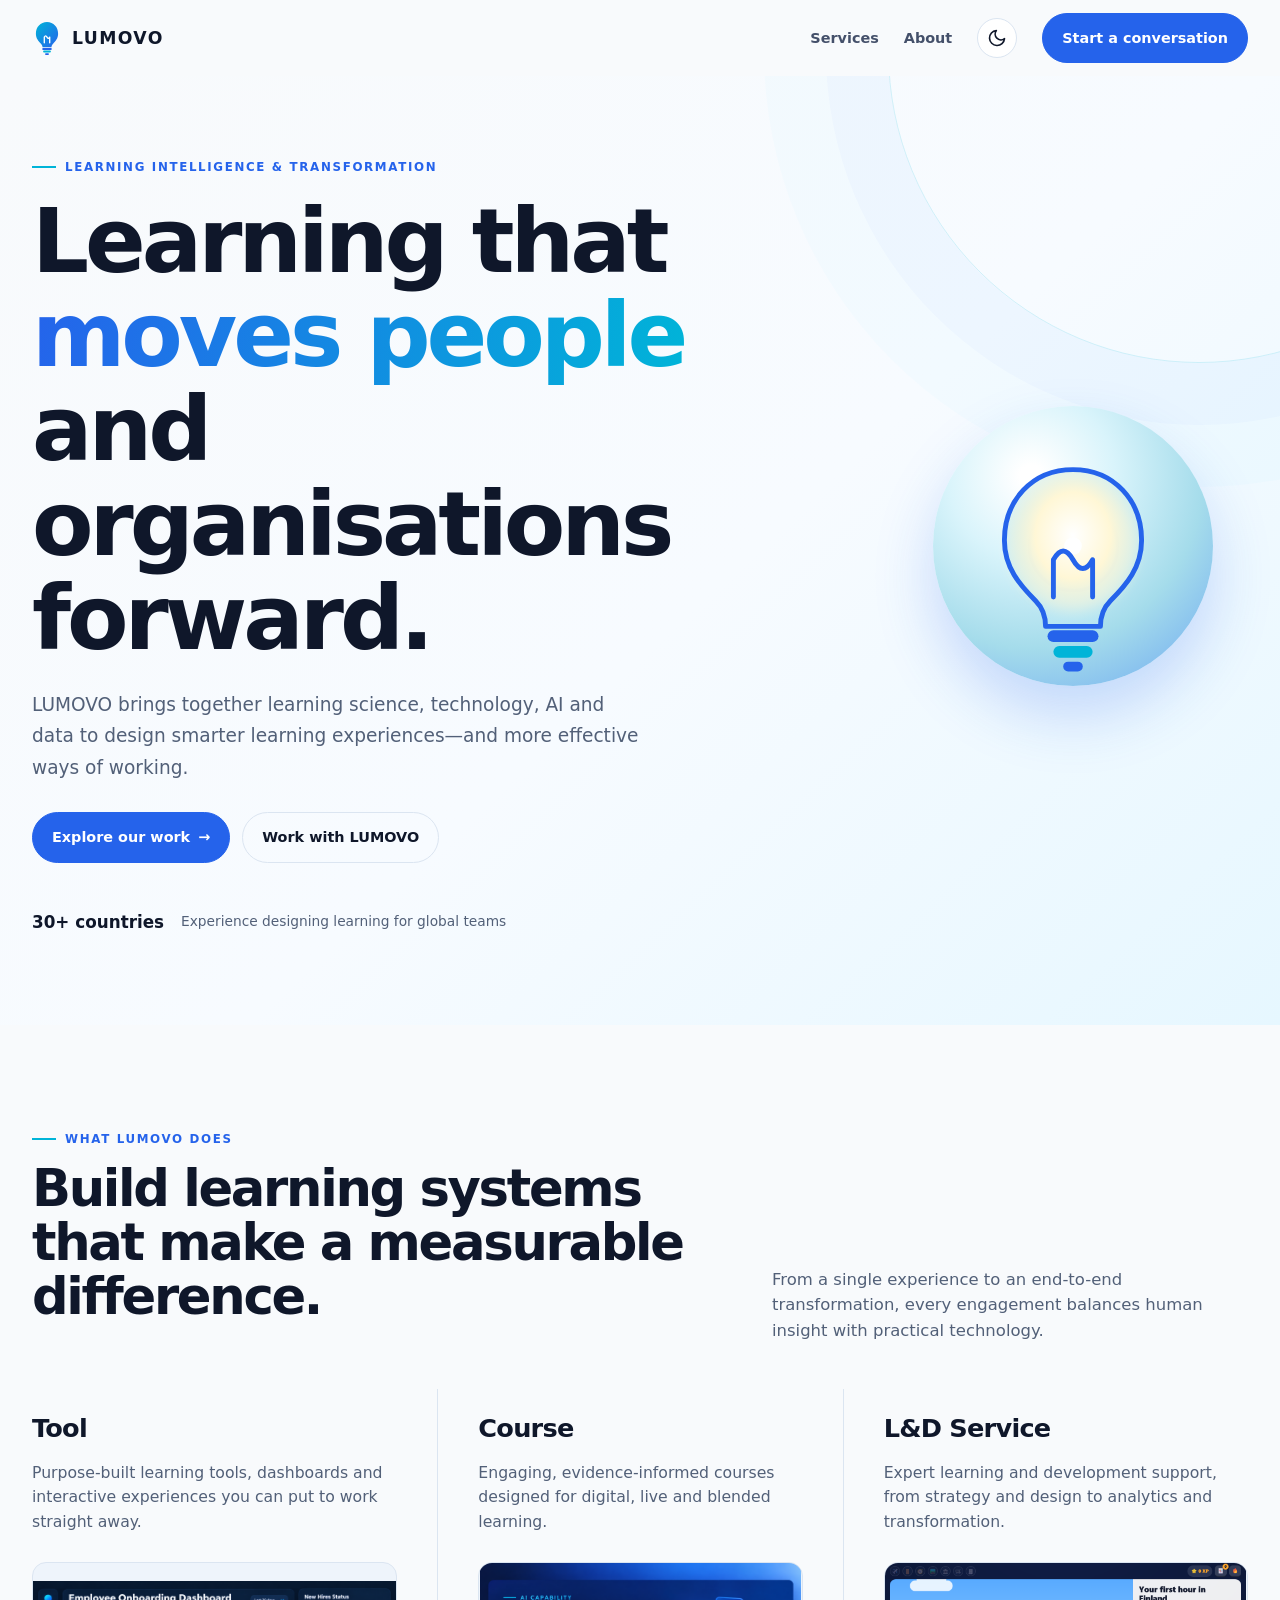
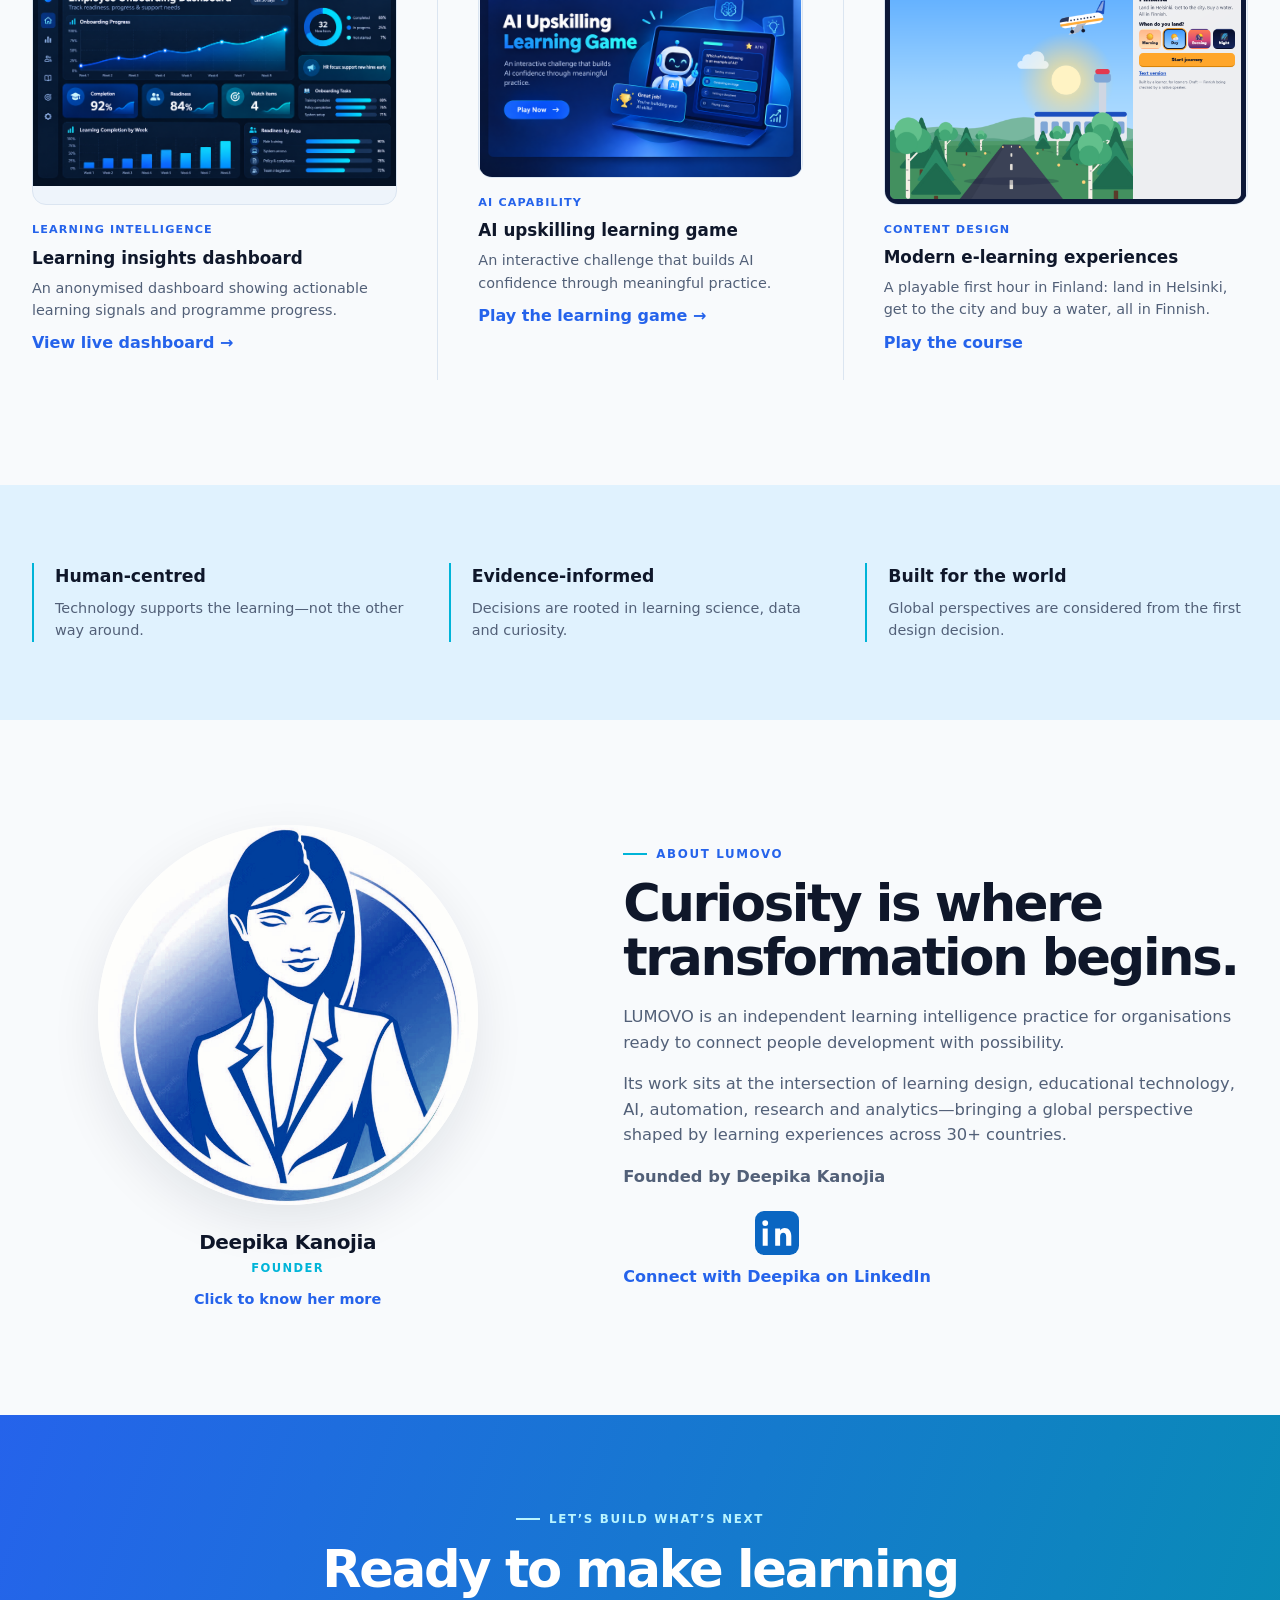
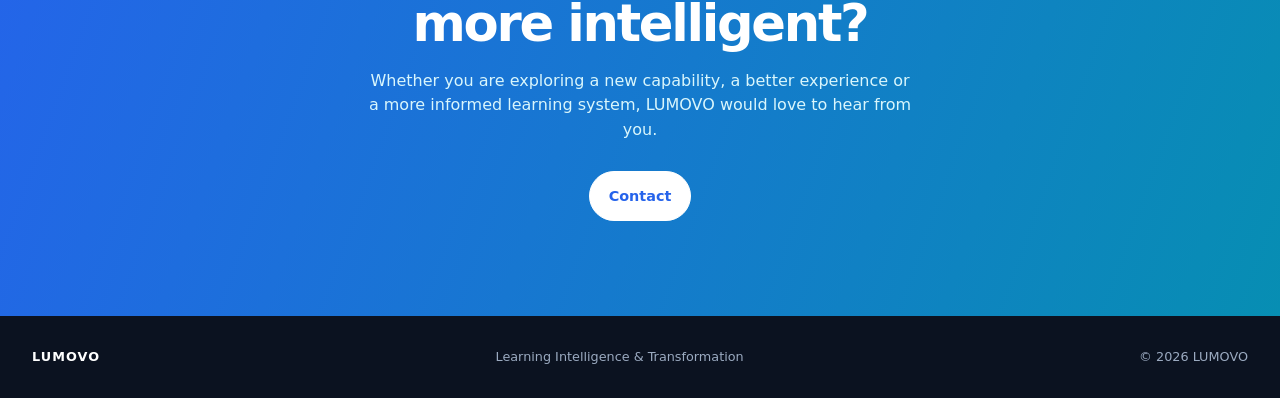
<file: index.html>
<!doctype html>
<html lang="en">
<head>
  <meta charset="utf-8">
  <meta name="viewport" content="width=device-width, initial-scale=1">
  <meta name="description" content="LUMOVO — Learning Intelligence & Transformation. Global learning experiences designed with science, technology, AI and data.">
  <title>LUMOVO — Learning Intelligence & Transformation</title>
  <!--
    LUMOVO landing page: single static file, no build step, no external requests.
    Working areas (WA) are referred to by number in README.md, CHANGELOG.md and TODO.md:
      Nav + Hero  unnumbered      WA-01 Services (#services)   WA-02 retired (Selected work, removed)
      WA-03 Principles            WA-04 About (#about)         WA-05 Connect (#contact)
      WA-06 Footer
    CSS below is grouped by line (tokens, base, nav, hero, services/panes, principles, about, contact,
    responsive, reduced-motion). Each group has a /* ... */ label above it.
  -->
  <!-- Applies the saved / system theme before first paint so the page never flashes the wrong colours. -->
  <script>(function(){var t=null;try{t=localStorage.getItem('lumovo-theme')}catch(e){}if(!t&&window.matchMedia&&matchMedia('(prefers-color-scheme: dark)').matches)t='dark';document.documentElement.setAttribute('data-theme',t==='dark'?'dark':'light')})();</script>
  <style>
    /* DESIGN TOKENS: brand colours, radius, shadow. Change colours here. */
    :root{color-scheme:light;--blue:#2563eb;--cyan:#00b4d8;--ink:#0f172a;--muted:#526078;--soft:#e0f2fe;--mist:#f8fafc;--white:#fff;--line:#dbe5f1;--radius:22px;--shadow:0 18px 50px rgba(15,23,42,.09);
      /* theme tokens (overridden in dark mode below) */
      --surface:#fff;--link:#2563eb;--grad-a:#2563eb;--nav-text:#44506a;--pane-bg:#eef4fb;--ghost-hover:#fff;--rip:rgba(37,99,235,.55);
      --hero-bg:linear-gradient(137deg,#f8fafc 0%,#f7fbff 55%,#e6f7ff 100%);--footer-bg:#0b1220}
    /* DARK MODE: set by the toggle in the nav (data-theme="dark" on <html>); remembered in localStorage, defaults to the visitor's system setting. */
    :root[data-theme="dark"]{color-scheme:dark;--ink:#e6edf7;--muted:#9fb0c8;--soft:#0f1d33;--mist:#0b1220;--white:#0f172a;--line:#22304a;--shadow:0 18px 50px rgba(0,0,0,.45);
      --surface:#111c31;--link:#60a5fa;--grad-a:#60a5fa;--nav-text:#b4c2d9;--pane-bg:#14213a;--ghost-hover:#16233b;--rip:rgba(125,211,252,.6);
      --hero-bg:linear-gradient(137deg,#0b1220 0%,#0c1a2e 55%,#0a2236 100%);--footer-bg:#070d19}
    /* BASE + SHARED: reset, typography, .wrap container (fluid width, side padding clamp(10px,2.5vw,48px), max 1680px), buttons, eyebrow, headings. */
    *{box-sizing:border-box} html{scroll-behavior:smooth} body{margin:0;font-family:Inter,ui-sans-serif,system-ui,-apple-system,BlinkMacSystemFont,"Segoe UI",sans-serif;color:var(--ink);background:var(--mist);line-height:1.55;transition:background .3s,color .3s} a{color:inherit;text-decoration:none} .wrap{width:100%;max-width:1680px;margin:auto;padding:0 clamp(10px,2.5vw,48px)}.eyebrow{font-size:.74rem;font-weight:800;letter-spacing:.14em;text-transform:uppercase;color:var(--link);display:flex;align-items:center;gap:9px}.eyebrow:before{content:"";width:24px;height:2px;background:var(--cyan)}h1,h2,h3,p{margin-top:0}h1,h2{letter-spacing:-.045em;line-height:1.05}h2{font-size:clamp(2rem,4vw,3.3rem);max-width:690px;margin:14px 0 20px}p{color:var(--muted)}
    /* NAV: sticky header, brand mark, links, "Start a conversation" button. */
    .nav{height:76px;display:flex;align-items:center;justify-content:space-between}.brand{display:flex;align-items:center;gap:10px;font-size:1.08rem;font-weight:850;letter-spacing:.08em}.mark{width:30px;height:36px}.nav-links{display:flex;align-items:center;gap:25px;font-size:.9rem;font-weight:650;color:var(--nav-text)}.nav-links a:not(.button):hover{color:var(--link)}.button{display:inline-flex;align-items:center;justify-content:center;gap:8px;padding:13px 19px;border-radius:999px;background:var(--blue);color:white;font-size:.9rem;font-weight:750;border:1px solid var(--blue);transition:transform .2s,box-shadow .2s,background .2s}.button:hover{transform:translateY(-2px);box-shadow:0 10px 22px rgba(37,99,235,.25);background:#1d4ed8}.theme-toggle{width:40px;height:40px;border-radius:50%;border:1px solid var(--line);background:var(--surface);color:var(--ink);display:inline-grid;place-items:center;cursor:pointer;padding:0;transition:transform .2s,background .2s,border-color .2s}.theme-toggle:hover{transform:rotate(15deg);border-color:var(--cyan)}.theme-toggle:focus-visible{outline:2px solid var(--cyan);outline-offset:2px}.theme-toggle svg{width:20px;height:20px}.theme-toggle .i-sun{display:none}:root[data-theme="dark"] .theme-toggle .i-sun{display:block}:root[data-theme="dark"] .theme-toggle .i-moon{display:none}
.button.ghost{background:transparent;color:var(--ink);border-color:var(--line)}.button.ghost:hover{background:var(--ghost-hover);box-shadow:none}
    /* HERO: gradient background, headline, orb visual, CTAs. */
    .hero{position:relative;overflow:hidden;padding:82px 0 90px;background:var(--hero-bg)}.hero:before{content:"";position:absolute;width:620px;height:620px;border-radius:50%;border:1px solid rgba(0,180,216,.16);right:-230px;top:-335px;box-shadow:0 0 0 62px rgba(37,99,235,.025),0 0 0 124px rgba(0,180,216,.02)}.hero-grid{position:relative;display:grid;grid-template-columns:1.25fr .75fr;gap:42px;align-items:center}.hero h1{font-size:clamp(3.15rem,7vw,6.2rem);margin:18px 0 24px;max-width:820px}.gradient{background:linear-gradient(100deg,var(--grad-a),var(--cyan));-webkit-background-clip:text;background-clip:text;color:transparent}.lead{font-size:1.16rem;max-width:620px;line-height:1.7}.hero-actions{display:flex;gap:12px;flex-wrap:wrap;margin-top:29px}.trust{display:flex;gap:17px;align-items:center;margin-top:46px;font-size:.86rem;color:var(--muted)}.trust strong{color:var(--ink);font-size:1.05rem}.orb{aspect-ratio:1;border-radius:50%;background:radial-gradient(circle at 35% 25%,#fff 0 4%,#d9f4fb 22%,#a5dceb 50%,#2563eb 100%);box-shadow:inset -22px -26px 50px rgba(15,23,42,.22),0 40px 70px rgba(37,99,235,.2);position:relative;max-width:350px;justify-self:end;width:100%}.orb:before,.orb:after{content:"";position:absolute;border-radius:50%;border:1px solid rgba(255,255,255,.7)}.orb:before{inset:13%}.orb:after{inset:28%}.orb span{position:absolute;inset:0;margin:auto;width:35%;height:35%;border-radius:50%;border:1px solid rgba(255,255,255,.85);box-shadow:0 0 35px rgba(255,255,255,.8)}
    /* HERO VISUAL (M2): line-art bulb on a soft disc; ripples are born at the bulb core and travel 6.4x their size (2x the first version). Hidden on mobile like the old orb. */
    .lumo-visual{position:relative;aspect-ratio:1;width:100%;max-width:350px;justify-self:end;display:grid;place-items:center;z-index:0}.hero-grid>div:first-child{position:relative;z-index:1}.lv-disc{position:absolute;width:80%;aspect-ratio:1;border-radius:50%;background:radial-gradient(circle at 35% 25%,#fff 0 4%,#d9f4fb 30%,#a5dceb 62%,#6aa5f2);box-shadow:0 30px 60px rgba(37,99,235,.22)}.lv-bulb{position:absolute;left:22%;top:22.6%;width:56%;overflow:visible;z-index:2}.lv-rip{position:absolute;left:50%;top:50%;width:26%;aspect-ratio:1;margin:-13% 0 0 -13%;border-radius:50%;border:3px solid var(--rip);animation:lv-ripple 4.8s ease-out infinite;z-index:1;pointer-events:none}.lv-rip:nth-of-type(2){animation-delay:1.6s}.lv-rip:nth-of-type(3){animation-delay:3.2s}@keyframes lv-ripple{0%{transform:scale(1);opacity:.9}100%{transform:scale(6.4);opacity:0}}
    /* SECTIONS: shared section spacing and .intro grid; WA-01 .service-split / .service-pane / .pane-item (Tool, Course, L&D Service columns separated by vertical lines, uniform 3:2 .pane-thumb image frames).
       LEGACY (unused since WA-02 was removed, safe to delete): .service-grid, .service, .icon, .work, .work-grid, .project, .visual*, .project-copy. */
    section{padding:105px 0}.intro{display:grid;grid-template-columns:1fr .7fr;gap:60px;align-items:end}.intro p{font-size:1.03rem;margin:0}.service-split{display:grid;grid-template-columns:repeat(3,1fr);margin-top:46px}.service-pane{padding:20px 40px 24px}.service-pane:first-child{padding-left:0}.service-pane:last-child{padding-right:0}.service-pane+.service-pane{border-left:1px solid var(--line)}.service-pane h3{font-size:1.6rem;letter-spacing:-.03em;margin:0 0 12px}.pane-item{display:block;margin-top:28px}.pane-thumb{display:block;overflow:hidden;border-radius:14px;margin-bottom:16px;border:1px solid var(--line);aspect-ratio:3/2;background:var(--pane-bg)}.pane-thumb:empty{border:0}.pane-thumb img{width:100%;height:100%;object-fit:contain;display:block;transition:transform .3s}.pane-item:hover .pane-thumb img{transform:scale(1.03)}.pane-item .tag{display:block;color:var(--link)}.pane-item strong{display:block;font-size:1.05rem;margin:6px 0}.pane-item span:not(.pane-thumb):not(.tag):not(.pane-link){display:block;font-size:.9rem;color:var(--muted)}.pane-link{display:inline-block;margin-top:10px;font-weight:700;color:var(--link)}.service-pane p{margin:0;font-size:.98rem}.service-grid{display:grid;grid-template-columns:repeat(3,1fr);gap:16px;margin-top:46px}.service{background:white;border:1px solid #edf2f7;padding:29px;border-radius:var(--radius);transition:transform .25s,box-shadow .25s}.service:hover{transform:translateY(-5px);box-shadow:var(--shadow)}.icon{height:43px;width:43px;border-radius:13px;background:var(--soft);color:var(--blue);display:grid;place-items:center;margin-bottom:25px}.service h3{font-size:1.08rem;margin-bottom:10px;letter-spacing:-.02em}.service p{font-size:.91rem;margin-bottom:0}.work{background:var(--ink);color:white}.work .eyebrow{color:#74d7ec}.work h2{color:white}.work .intro p{color:#b7c4d8}.work-grid{display:grid;grid-template-columns:repeat(12,1fr);gap:18px;margin-top:45px}.project{background:#17233a;border:1px solid rgba(255,255,255,.09);border-radius:var(--radius);overflow:hidden;transition:transform .25s,background .25s}.project:hover{transform:translateY(-5px);background:#1d2c46}.project{grid-column:span 6}.visual{height:195px;display:grid;place-items:center;position:relative;overflow:hidden;background:linear-gradient(140deg,#233b70,#0d8ca9)}.visual:after{content:"Replace with project image or link";font-size:.69rem;letter-spacing:.1em;text-transform:uppercase;color:rgba(255,255,255,.75);font-weight:700;position:relative;z-index:2}.visual.dashboard{background:linear-gradient(130deg,#1d4ed8,#16aac7)}.visual.dashboard:before{content:"";position:absolute;inset:33px 38px;background:linear-gradient(90deg,rgba(255,255,255,.75) 24%,transparent 24% 27%,rgba(255,255,255,.32) 27% 54%,transparent 54% 57%,rgba(255,255,255,.5) 57%);opacity:.45;border-radius:8px}.visual.game{background:linear-gradient(130deg,#3b82f6,#0f766e)}.visual.content{background:linear-gradient(130deg,#0891b2,#164e63)}.visual.fluency{background:linear-gradient(130deg,#2563eb,#7dd3fc)}.visual.analytics{background:linear-gradient(130deg,#0f172a,#2563eb)}.project-copy{padding:22px 23px 25px}.tag{font-size:.7rem;color:#7dd3fc;letter-spacing:.1em;text-transform:uppercase;font-weight:800}.project h3{font-size:1.12rem;margin:9px 0 7px}.project p{font-size:.88rem;color:#b7c4d8;margin:0}
    /* WA-03 .principles; WA-04 .about-grid, .portrait, .profile-card (name / role / CTA caption), .linkedin-link + .linkedin-logo; WA-05 .contact; WA-06 footer. */
    .principles{padding:78px 0;background:var(--soft)}.principle-grid{display:grid;grid-template-columns:repeat(3,1fr);gap:34px}.principle{border-left:2px solid var(--cyan);padding-left:21px}.principle strong{display:block;font-size:1.08rem;margin-bottom:7px}.principle p{font-size:.9rem;margin:0}.profile-card{display:flex;flex-direction:column;align-items:center;text-align:center;justify-self:center;width:100%;max-width:380px}.profile-card .portrait{display:block}.profile-card .portrait img{width:100%;height:100%;object-fit:cover;display:block;transition:transform .3s}.profile-card:hover .portrait img{transform:scale(1.04)}.profile-name{margin-top:22px;font-size:1.25rem;font-weight:800;letter-spacing:-.02em}.profile-role{font-size:.72rem;font-weight:800;letter-spacing:.12em;text-transform:uppercase;color:var(--cyan);margin-top:2px}.profile-cta{margin-top:10px;font-size:.9rem;font-weight:700;color:var(--link)}.profile-card:hover .profile-cta{text-decoration:underline}.about-grid{display:grid;grid-template-columns:.9fr 1.1fr;gap:80px;align-items:center}.portrait{width:100%;max-width:380px;aspect-ratio:1;min-height:0;justify-self:center;border-radius:50%;box-shadow:var(--shadow);background:var(--surface);position:relative;overflow:hidden;display:grid;place-items:center}.about-copy p{font-size:1.02rem}.linkedin-link{display:inline-flex;flex-direction:column;align-items:center;text-align:center;gap:10px;margin-top:6px;color:var(--link);font-weight:750}.linkedin-logo{width:44px;height:44px;display:block;transition:transform .25s}.linkedin-link:hover .linkedin-logo{transform:translateY(-3px)}.linkedin-link:hover span{text-decoration:underline}.text-link{color:var(--link);font-weight:750;border-bottom:1px solid #93c5fd}.contact{padding:95px 0;background:linear-gradient(110deg,#2563eb,#078eb3);text-align:center;color:white}.contact .eyebrow{color:#b8f4ff;justify-content:center}.contact .eyebrow:before{background:#b8f4ff}.contact h2{max-width:700px;margin:15px auto 18px;color:white}.contact p{color:#d9f6fc;max-width:550px;margin:0 auto 28px}.contact .button{background:white;color:var(--blue);border-color:white}.contact .button:hover{box-shadow:0 12px 28px rgba(3,28,59,.22)}footer{background:var(--footer-bg);color:#9baac0;padding:31px 0;font-size:.8rem}footer .wrap{display:flex;justify-content:space-between;gap:20px;align-items:center}.footer-brand{color:white;font-weight:800;letter-spacing:.08em}
    /* RESPONSIVE: below 800px the nav links hide, grids collapse to one column, panes stack with horizontal dividers. */
    @media(max-width:800px){.nav-links>a:not(.button){display:none}.hero{padding:50px 0 70px}.hero-grid,.intro,.about-grid{grid-template-columns:1fr}.orb,.lumo-visual{display:none}.intro{gap:10px}.service-grid,.principle-grid,.service-split{grid-template-columns:1fr}.service-pane,.service-pane:first-child,.service-pane:last-child{padding:28px 0}.service-pane+.service-pane{border-left:0;border-top:1px solid var(--line)}.work-grid{grid-template-columns:1fr}.project:nth-child(n){grid-column:span 1}.about-grid{gap:38px}.portrait{max-width:260px}section{padding:72px 0}footer .wrap{flex-direction:column;align-items:flex-start}.trust{margin-top:36px}}
    /* ACCESSIBILITY: disables smooth scroll and transitions for users who ask for reduced motion. */
    @media(prefers-reduced-motion:reduce){html{scroll-behavior:auto}.lv-rip{animation:none;display:none}*,*:before,*:after{transition:none!important}}
  </style>
</head>
<body>
  <!-- NAV (unnumbered): brand, Services / About links, "Start a conversation" button -> #contact -->
  <header class="wrap nav"><a class="brand" href="#top" aria-label="Lumovo home"><svg class="mark" viewBox="0 0 200 240" aria-hidden="true"><defs><linearGradient id="g" x1="0" y1="0" x2="1" y2="1"><stop offset="0" stop-color="#00B4D8"/><stop offset="1" stop-color="#2563EB"/></linearGradient></defs><path d="M100 14C56 14 26 48 26 92c0 30 16 48 32 64 9 9 12 16 12 26h60c0-10 3-17 12-26 16-16 32-34 32-64 0-44-30-78-74-78z" fill="url(#g)"/><path d="M82 152v-38q9-16 18 0t18 0v38" fill="none" stroke="#fff" stroke-width="9" stroke-linecap="round" stroke-linejoin="round"/><rect x="68" y="186" width="64" height="14" rx="7" fill="#2563EB"/><rect x="74" y="204" width="52" height="13" rx="6.5" fill="#00B4D8"/><rect x="87" y="221" width="26" height="12" rx="6" fill="#2563EB"/></svg>LUMOVO</a><nav class="nav-links" aria-label="Main navigation"><a href="#services">Services</a><a href="#about">About</a><button type="button" class="theme-toggle" id="theme-toggle" aria-label="Switch to dark mode" title="Switch theme"><svg class="i-moon" viewBox="0 0 24 24" fill="none" stroke="currentColor" stroke-width="2" stroke-linecap="round" stroke-linejoin="round" aria-hidden="true"><path d="M21 12.8A9 9 0 1 1 11.2 3a7 7 0 0 0 9.8 9.8z"/></svg><svg class="i-sun" viewBox="0 0 24 24" fill="none" stroke="currentColor" stroke-width="2" stroke-linecap="round" stroke-linejoin="round" aria-hidden="true"><circle cx="12" cy="12" r="4"/><path d="M12 2v2M12 20v2M4.9 4.9l1.4 1.4M17.7 17.7l1.4 1.4M2 12h2M20 12h2M4.9 19.1l1.4-1.4M17.7 6.3l1.4-1.4"/></svg></button><a class="button" href="#contact">Start a conversation</a></nav></header>
  <main id="top">
    <!-- HERO (unnumbered): headline, orb, CTAs ("Explore our work" -> #services, "Work with LUMOVO" -> #contact), 30+ countries line -->
    <section class="hero"><div class="wrap hero-grid"><div><div class="eyebrow">Learning Intelligence &amp; Transformation</div><h1>Learning that <span class="gradient">moves people</span> and organisations forward.</h1><p class="lead">LUMOVO brings together learning science, technology, AI and data to design smarter learning experiences—and more effective ways of working.</p><div class="hero-actions"><a class="button" href="#services">Explore our work <span aria-hidden="true">→</span></a><a class="button ghost" href="#contact">Work with LUMOVO</a></div><div class="trust"><strong>30+ countries</strong><span>Experience designing learning for global teams</span></div></div><div class="lumo-visual" aria-hidden="true"><div class="lv-disc"></div><i class="lv-rip"></i><i class="lv-rip"></i><i class="lv-rip"></i><svg class="lv-bulb" viewBox="0 0 200 240"><defs><radialGradient id="lvg" cx="50%" cy="42%" r="55%"><stop offset="0" stop-color="#fff"/><stop offset=".5" stop-color="#fff7d6"/><stop offset="1" stop-color="#bfeaf6" stop-opacity=".55"/></radialGradient><filter id="lvb"><feGaussianBlur stdDeviation="6"/></filter></defs><circle cx="100" cy="98" r="64" fill="#fff7d6" opacity=".9" filter="url(#lvb)"/><path d="M100 20C58 20 30 52 30 92c0 28 16 46 32 62 8 8 10 16 10 26h56c0-10 2-18 10-26 16-16 32-34 32-62 0-40-28-72-70-72z" fill="url(#lvg)" stroke="#2563eb" stroke-width="5" stroke-linejoin="round"/><circle cx="100" cy="98" r="9" fill="#fff"/><path d="M80 150v-38q10-18 20 0t20 0v38" fill="none" stroke="#2563eb" stroke-width="5" stroke-linecap="round" stroke-linejoin="round"/><rect x="74" y="184" width="52" height="12" rx="6" fill="#2563eb"/><rect x="80" y="200" width="40" height="12" rx="6" fill="#00b4d8"/><rect x="90" y="216" width="20" height="10" rx="5" fill="#2563eb"/></svg></div></div></section>
    <!-- WA-01 SERVICES (#services): three columns split by vertical lines. Each column holds a pane-item (thumbnail, tag, title, text, link):
         Tool            -> onboarding-dashboard/app/Employee_Onboarding_Operations.html  (Learning insights dashboard, local page)
         Course          -> https://deepikakanojia.github.io/AI-upskilling-learning-game/ (AI upskilling learning game, external)
         L&D Service     -> finnish-course/index.html                                       (Modern e-learning experiences, local page)
         Thumbnails live in assets/ and all use a 3:2 frame (object-fit: contain, nothing is cropped). -->
    <section id="services"><div class="wrap"><div class="intro"><div><div class="eyebrow">What LUMOVO does</div><h2>Build learning systems that make a measurable difference.</h2></div><p>From a single experience to an end-to-end transformation, every engagement balances human insight with practical technology.</p></div><div class="service-split"><article class="service-pane"><h3>Tool</h3><p>Purpose-built learning tools, dashboards and interactive experiences you can put to work straight away.</p><a class="pane-item" href="onboarding-dashboard/app/Employee_Onboarding_Operations.html"><span class="pane-thumb"><img src="assets/learning-insights-dashboard.png" alt="Anonymised learning insights dashboard preview"></span><span class="tag">Learning intelligence</span><strong>Learning insights dashboard</strong><span>An anonymised dashboard showing actionable learning signals and programme progress.</span><span class="pane-link">View live dashboard →</span></a></article><article class="service-pane"><h3>Course</h3><p>Engaging, evidence-informed courses designed for digital, live and blended learning.</p><a class="pane-item" href="https://deepikakanojia.github.io/AI-upskilling-learning-game/" target="_blank" rel="noopener"><span class="pane-thumb"><img src="assets/ai-upskilling-learning-game.png" alt="AI Upskilling Learning Game preview"></span><span class="tag">AI capability</span><strong>AI upskilling learning game</strong><span>An interactive challenge that builds AI confidence through meaningful practice.</span><span class="pane-link">Play the learning game →</span></a></article><article class="service-pane"><h3>L&amp;D Service</h3><p>Expert learning and development support, from strategy and design to analytics and transformation.</p><a class="pane-item" href="finnish-course/index.html"><span class="pane-thumb"><img src="assets/finnish-first-hour-preview.png" alt="Arrival: a playable first hour in Finland, showing a plane landing in Helsinki"></span><span class="tag">Content design</span><strong>Modern e-learning experiences</strong><span>A playable first hour in Finland: land in Helsinki, get to the city and buy a water, all in Finnish.</span><span class="pane-link">Play the course</span></a></article></div></div></div></section>
    <!-- WA-03 PRINCIPLES: three values with a cyan left rule. WA-02 (Selected work) was removed; its cards moved into WA-01. -->
    <section class="principles"><div class="wrap principle-grid"><div class="principle"><strong>Human-centred</strong><p>Technology supports the learning—not the other way around.</p></div><div class="principle"><strong>Evidence-informed</strong><p>Decisions are rooted in learning science, data and curiosity.</p></div><div class="principle"><strong>Built for the world</strong><p>Global perspectives are considered from the first design decision.</p></div></div></section>
    <!-- WA-04 ABOUT (#about): circular founder card (links to the profile site; image is a PLACEHOLDER, assets/deepike_profile_pic_place_holder.png)
         plus the About copy and a LinkedIn logo link. -->
    <section id="about"><div class="wrap about-grid"><a class="profile-card" href="https://deepikakanojia.github.io/Profile/#/" target="_blank" rel="noopener noreferrer" aria-label="Visit Deepika Kanojia's professional profile"><span class="portrait"><img src="assets/deepike_profile_pic_place_holder.png" alt="Deepika Kanojia"></span><span class="profile-name">Deepika Kanojia</span><span class="profile-role">Founder</span><span class="profile-cta">Click to know her more</span></a><div class="about-copy"><div class="eyebrow">About LUMOVO</div><h2>Curiosity is where transformation begins.</h2><p>LUMOVO is an independent learning intelligence practice for organisations ready to connect people development with possibility.</p><p>Its work sits at the intersection of learning design, educational technology, AI, automation, research and analytics—bringing a global perspective shaped by learning experiences across 30+ countries.</p><p><strong>Founded by Deepika Kanojia</strong></p> <a class="linkedin-link" href="https://www.linkedin.com/in/deepikakanojia/" target="_blank" rel="noopener noreferrer"><svg class="linkedin-logo" viewBox="0 0 24 24" role="img" aria-label="LinkedIn"><rect width="24" height="24" rx="5" fill="#0A66C2"/><path fill="#fff" d="M6.94 9.5H4.2V19h2.74V9.5zM5.57 5a1.6 1.6 0 1 0 0 3.2 1.6 1.6 0 0 0 0-3.2zM19.8 13.7c0-2.6-1.4-4.4-3.6-4.4-1.2 0-2 .6-2.5 1.3V9.5H11V19h2.7v-5c0-1.3.7-2.1 1.7-2.1s1.6.8 1.6 2.1v5h2.8v-5.3z"/></svg><span>Connect with Deepika on LinkedIn</span></a></div></div></section>
    <!-- WA-05 CONNECT (#contact): "Contact" button -> mailto:deepika.community@gmail.com (opens the visitor's email app) -->
    <section class="contact" id="contact"><div class="wrap"><div class="eyebrow">Let’s build what’s next</div><h2>Ready to make learning more intelligent?</h2><p>Whether you are exploring a new capability, a better experience or a more informed learning system, LUMOVO would love to hear from you.</p><a class="button" href="mailto:deepika.community@gmail.com">Contact</a></div></section>
  </main>
  <!-- WA-06 FOOTER: brand, tagline, auto-updating year (script below) -->
  <footer><div class="wrap"><span class="footer-brand">LUMOVO</span><span>Learning Intelligence &amp; Transformation</span><span>© <span id="year"></span> LUMOVO</span></div></footer>
  <!-- Fills the current year into the footer -->
  <script>document.getElementById('year').textContent=new Date().getFullYear();</script>
  <!-- Light / dark toggle: flips data-theme on <html>, saves the choice, keeps the button label in sync. -->
  <script>
    (function(){
      var root=document.documentElement,btn=document.getElementById('theme-toggle');
      function label(){var d=root.getAttribute('data-theme')==='dark';btn.setAttribute('aria-label',d?'Switch to light mode':'Switch to dark mode');btn.setAttribute('aria-pressed',d)}
      label();
      btn.addEventListener('click',function(){
        var next=root.getAttribute('data-theme')==='dark'?'light':'dark';
        root.setAttribute('data-theme',next);
        try{localStorage.setItem('lumovo-theme',next)}catch(e){}
        label();
      });
    })();
  </script>
</body>
</html>
</file>
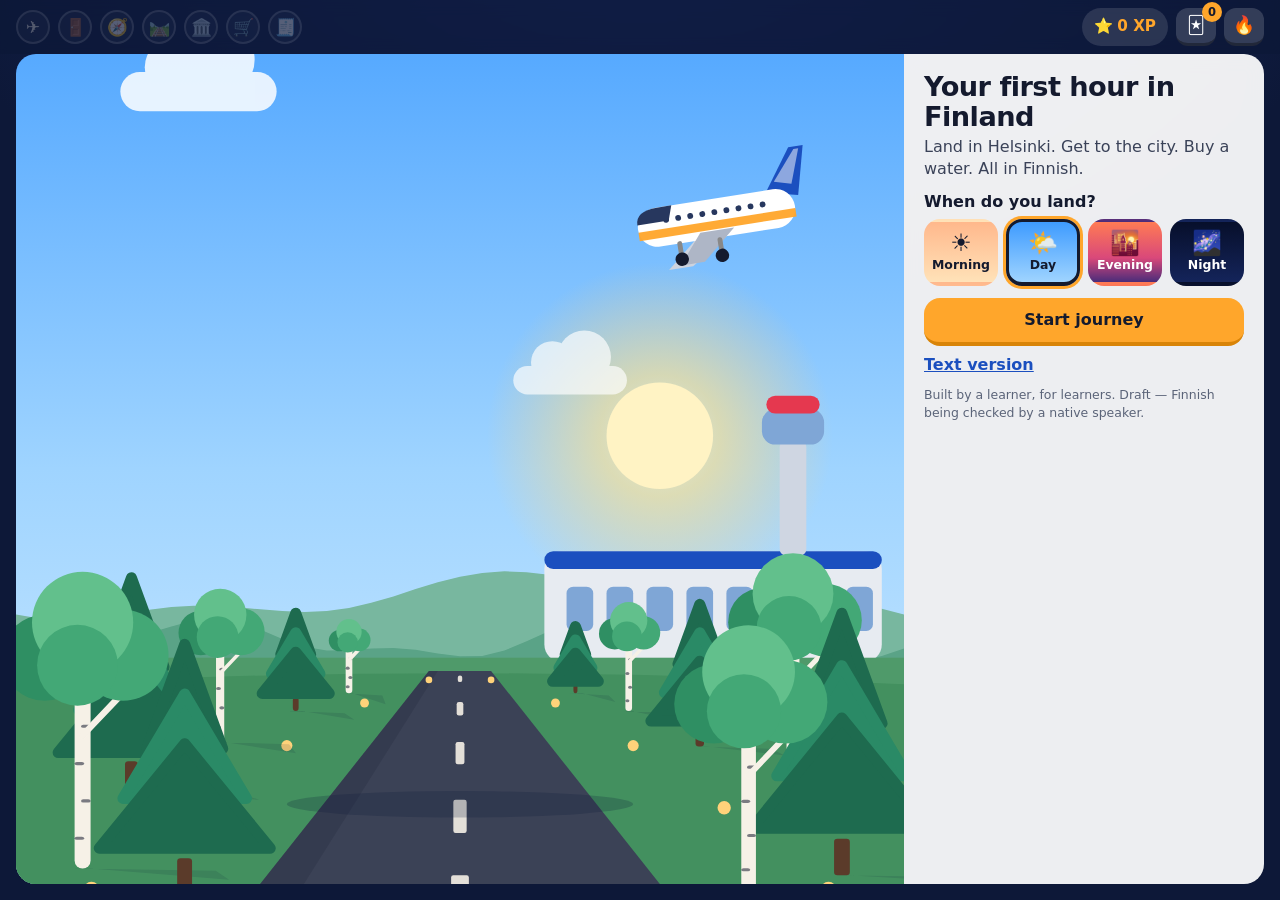
<file: finnish-course/index.html>
<!-- Status: DRAFT -->
<!doctype html>
<html lang="en">
<head>
<meta charset="utf-8">
<meta name="viewport" content="width=device-width, initial-scale=1, viewport-fit=cover">
<title>Arrival: your first hour in Finland</title>
<meta name="description" content="A playable first hour in Finland by LUMOVO-EDU: land in Helsinki, get to the city and buy a water, all in Finnish.">
<meta name="theme-color" content="#0d1838">
<link rel="stylesheet" href="assets/css/game.css">
<script src="assets/js/journey.js" defer></script>
<script src="assets/js/art.js" defer></script>
<script src="assets/js/game.js" defer></script>
</head>
<body class="game-body">

<noscript>
  <div class="noscript">
    <h1>Your first hour in Finland</h1>
    <p>The interactive game needs JavaScript. You can read the <a href="guide.html">text version</a> instead.</p>
  </div>
</noscript>

<div class="game" id="game">
  <header class="hud" id="hud">
    <ol class="map" id="map" aria-label="Journey map"></ol>
    <div class="hud-right">
      <span class="xp-pill" id="xp-pill" title="Experience points"><span aria-hidden="true">⭐</span> <span id="xp">0 XP</span></span>
      <button type="button" class="hud-btn deck-btn" id="deck-btn" aria-expanded="false" aria-controls="deck" aria-label="Word deck">
        <span aria-hidden="true">🃏</span><span class="badge" id="deck-count">0</span>
      </button>
      <button type="button" class="hud-btn hard-btn" id="hard-btn" aria-pressed="false" title="Hard mode: hides English, double XP" aria-label="Hard mode">
        <span aria-hidden="true">🔥</span>
      </button>
    </div>
  </header>

  <main class="play" id="play" data-kind="start">
    <div class="stage-wrap">
      <div class="stage" id="stage" role="group" aria-label="Scene"></div>
      <div class="fx" id="fx"></div>
    </div>
    <section class="panel" id="panel" tabindex="-1" aria-label="Dialogue">
      <div id="panel-body"></div>
    </section>
  </main>
</div>

<div class="sr-only" id="announce" role="status" aria-live="polite"></div>

<div class="doors doors--glass" id="doors" hidden aria-hidden="true">
  <div class="door door-l"></div>
  <div class="door door-r"></div>
</div>

<div class="deck-backdrop" id="deck-backdrop" hidden></div>
<aside class="deck" id="deck" hidden aria-label="Word deck">
  <div class="deck-head">
    <h2>Word deck <span class="deck-n" id="deck-title-count">0 / 0</span></h2>
    <button type="button" class="hud-btn" id="deck-close" aria-label="Close word deck">✕</button>
  </div>
  <ul class="deck-grid" id="deck-grid"></ul>
  <p class="deck-foot"><span class="check-badge">CHECK</span> = still being verified by a native speaker.</p>
</aside>

</body>
</html>
</file>
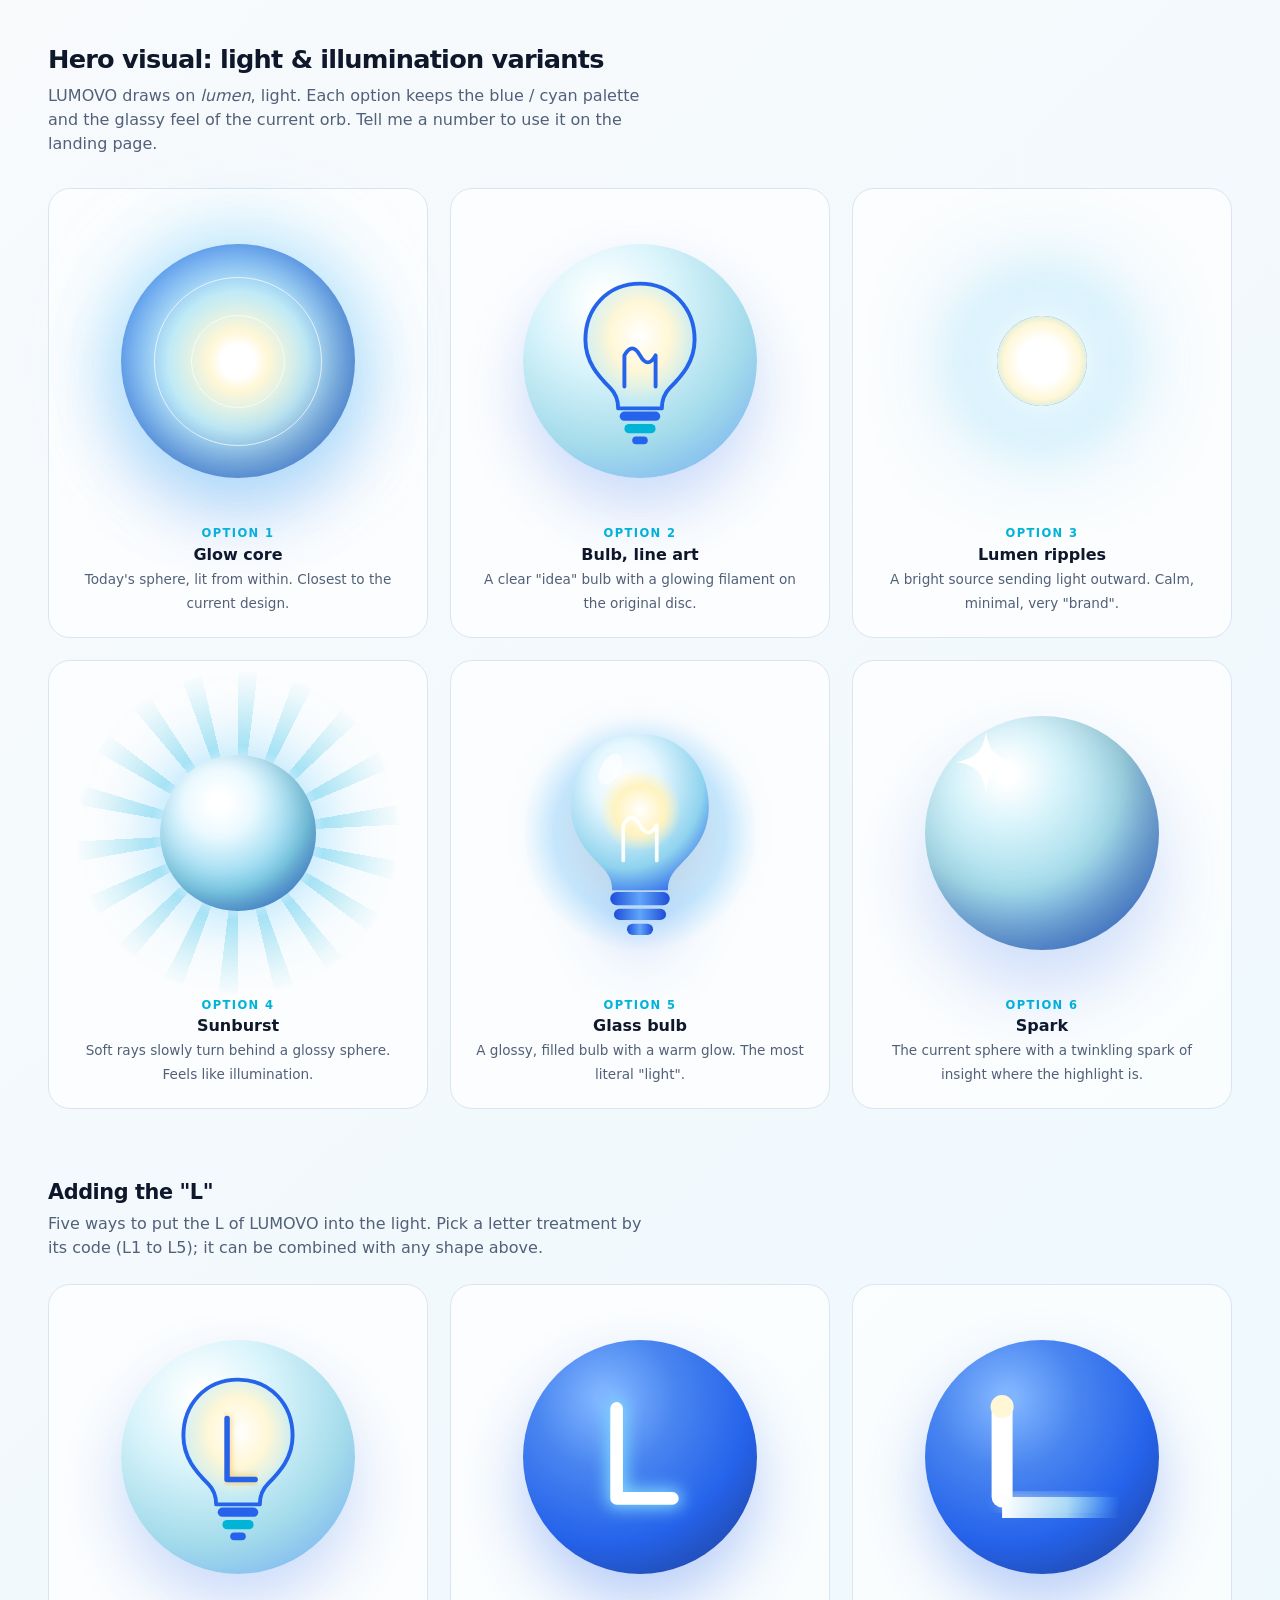
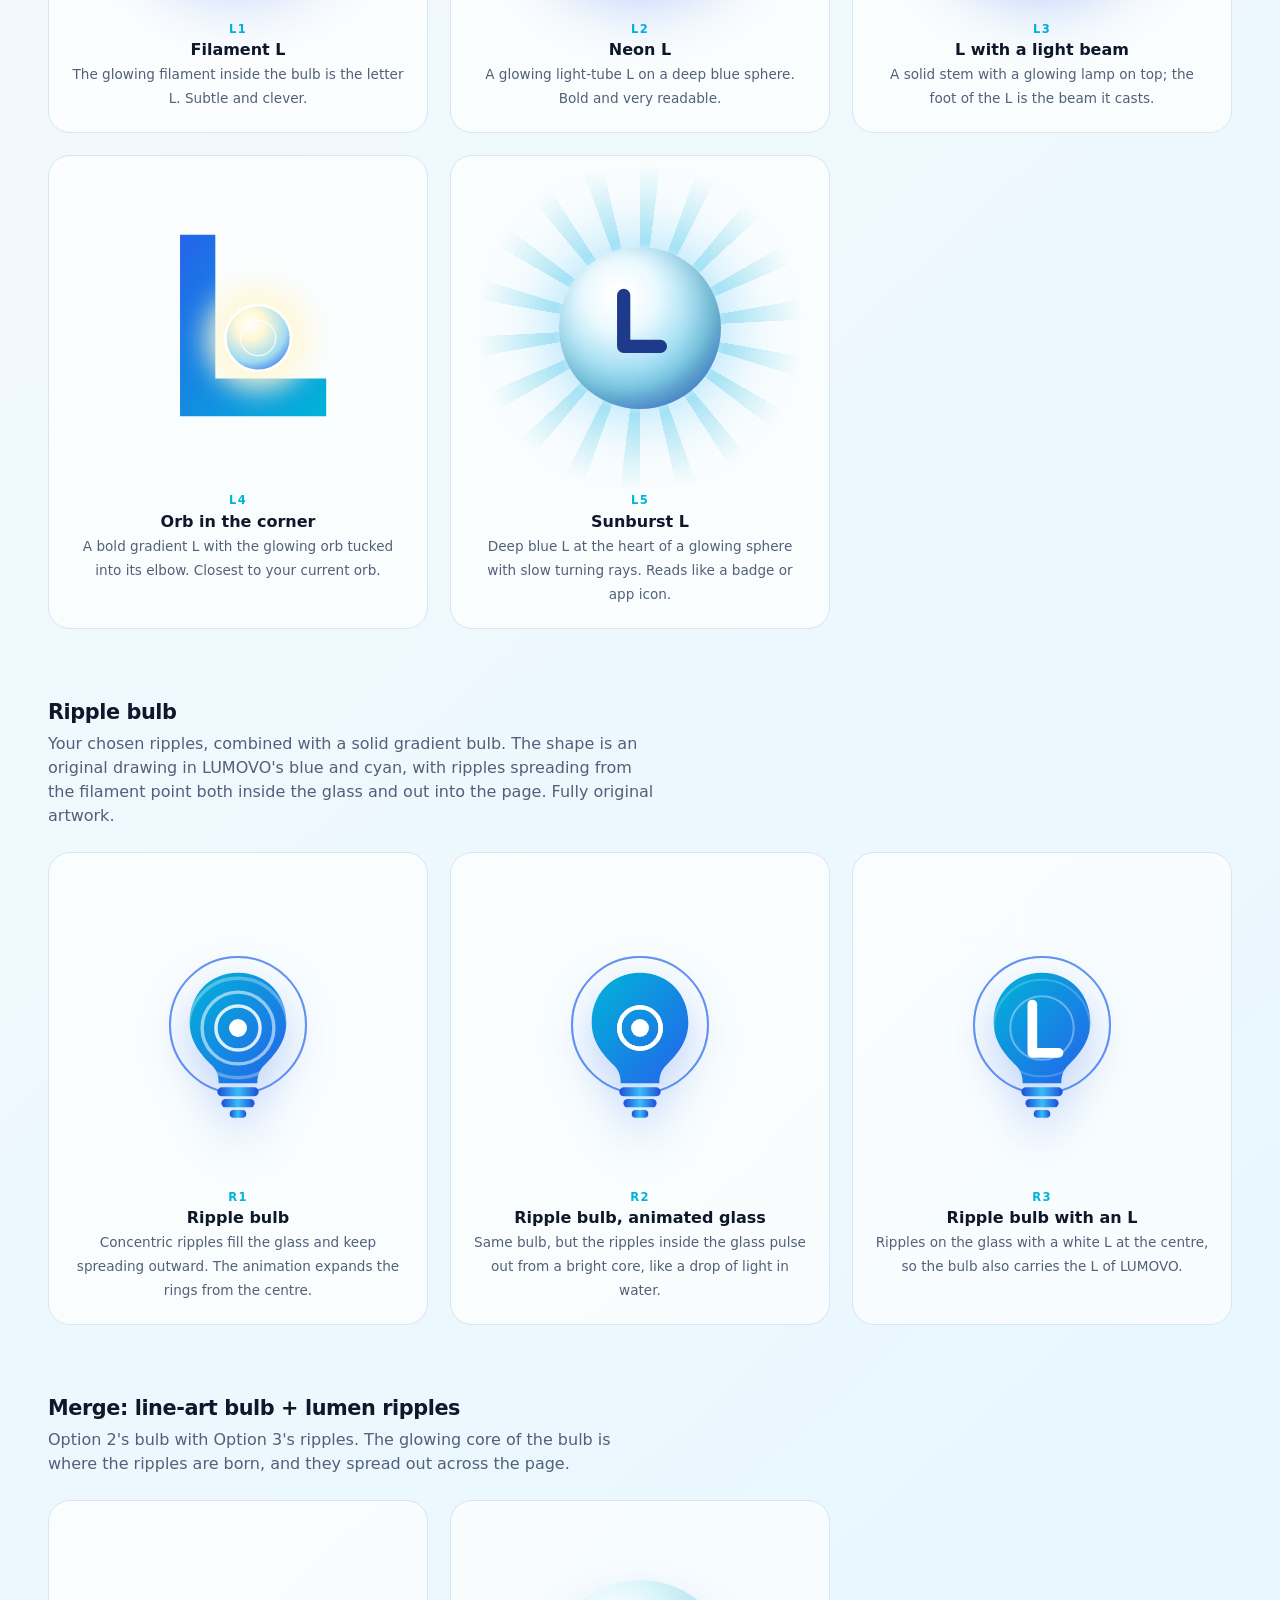
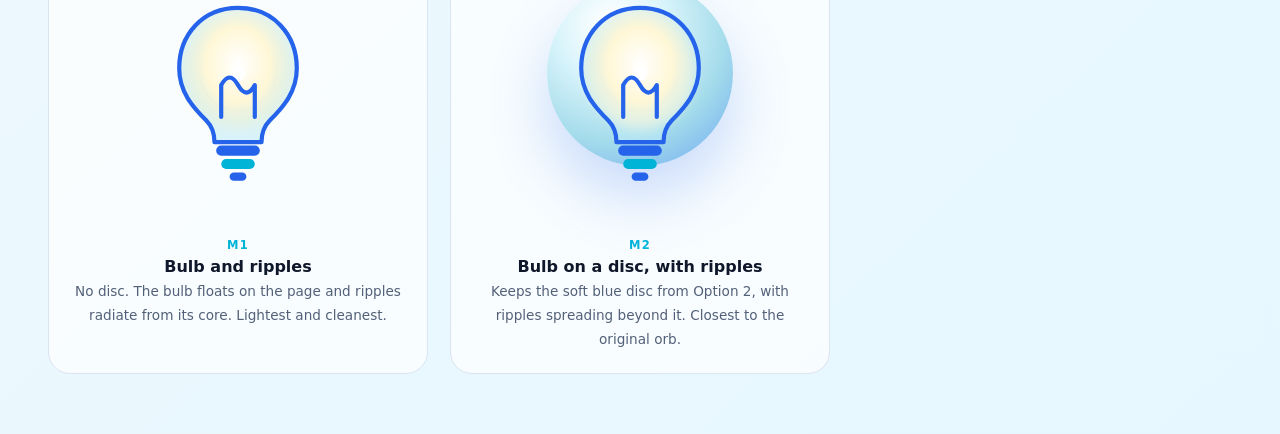
<file: design-explorations/orb-variants.html>
<!doctype html>
<html lang="en">
<head>
<meta charset="utf-8">
<meta name="viewport" content="width=device-width, initial-scale=1">
<title>LUMOVO hero visual: variants</title>
<!--
  Design exploration, NOT part of the live site.
  Six light / illumination takes on the hero orb. Same palette as index.html
  (blue #2563eb, cyan #00b4d8, soft #e0f2fe). Pure CSS + inline SVG, no images.
  Pick one by number; it will be moved into index.html's .hero.
-->
<style>
  :root{--blue:#2563eb;--cyan:#00b4d8;--ink:#0f172a;--muted:#526078;--soft:#e0f2fe;--mist:#f8fafc;--glow:#fff7d6}
  *{box-sizing:border-box}
  body{margin:0;font-family:Inter,ui-sans-serif,system-ui,-apple-system,"Segoe UI",sans-serif;color:var(--ink);background:linear-gradient(137deg,#f8fafc,#e6f7ff);line-height:1.5}
  header{padding:40px clamp(16px,4vw,48px) 8px}
  h1{margin:0 0 6px;font-size:1.6rem;letter-spacing:-.03em}
  header p{margin:0;color:var(--muted);max-width:60ch}
  .grid{display:grid;grid-template-columns:repeat(auto-fill,minmax(300px,1fr));gap:22px;padding:24px clamp(16px,4vw,48px) 60px}
  .card{background:rgba(255,255,255,.7);border:1px solid #dbe5f1;border-radius:22px;padding:22px;display:flex;flex-direction:column;align-items:center}
  .stage{width:100%;max-width:300px;aspect-ratio:1;position:relative;display:grid;place-items:center}
  .label{margin-top:14px;text-align:center}
  .label b{display:block;font-size:1rem}
  .label span{font-size:.85rem;color:var(--muted)}
  .num{font-size:.72rem;font-weight:800;letter-spacing:.12em;color:var(--cyan);text-transform:uppercase}

  /* 1 · GLOW CORE: the original sphere, but lit from inside by a warm-white core */
  .v1 .sphere{width:78%;aspect-ratio:1;border-radius:50%;position:relative;
    background:radial-gradient(circle at 50% 50%,#fff 0 10%,var(--glow) 18%,#bfeaf6 42%,#5b9cf0 74%,var(--blue) 100%);
    box-shadow:inset -18px -22px 44px rgba(15,23,42,.18),0 0 70px 14px rgba(125,211,252,.55),0 40px 70px rgba(37,99,235,.2);
    animation:pulse 4s ease-in-out infinite}
  .v1 .sphere:before,.v1 .sphere:after{content:"";position:absolute;border-radius:50%;border:1px solid rgba(255,255,255,.7)}
  .v1 .sphere:before{inset:14%}.v1 .sphere:after{inset:30%}

  /* 2 · BULB LINE: a luminous bulb with a glowing filament inside a soft blue disc */
  .v2 .disc{position:absolute;width:78%;aspect-ratio:1;border-radius:50%;background:radial-gradient(circle at 35% 25%,#fff 0 4%,#d9f4fb 30%,#a5dceb 62%,#6aa5f2);box-shadow:0 30px 60px rgba(37,99,235,.22)}
  .v2 svg{position:relative;width:52%;overflow:visible}

  /* 3 · LUMEN RIPPLES: light radiating outward from a bright centre */
  .v3 .core{width:30%;aspect-ratio:1;border-radius:50%;background:radial-gradient(circle,#fff 0 35%,var(--glow) 60%,#8fd8ee);box-shadow:0 0 50px 14px rgba(255,255,255,.95),0 0 90px 30px rgba(56,189,248,.5);position:relative;z-index:2}
  .v3 i{position:absolute;inset:0;margin:auto;width:30%;aspect-ratio:1;border-radius:50%;border:2px solid rgba(37,99,235,.35);animation:ripple 4.5s ease-out infinite}
  .v3 i:nth-child(2){animation-delay:1.5s}.v3 i:nth-child(3){animation-delay:3s}

  /* 4 · SUNBURST: soft conic rays behind a glossy sphere (illumination) */
  .v4 .rays{position:absolute;inset:-4%;border-radius:50%;
    background:repeating-conic-gradient(from 0deg,rgba(0,180,216,.28) 0 7deg,transparent 7deg 20deg);
    -webkit-mask:radial-gradient(circle,transparent 30%,#000 38%,transparent 72%);mask:radial-gradient(circle,transparent 30%,#000 38%,transparent 72%);
    animation:spin 40s linear infinite}
  .v4 .sphere{width:52%;aspect-ratio:1;border-radius:50%;position:relative;
    background:radial-gradient(circle at 38% 30%,#fff 0 6%,#eaf9ff 24%,#7fd0ec 62%,var(--blue));
    box-shadow:inset -12px -14px 28px rgba(15,23,42,.2),0 0 60px 10px rgba(125,211,252,.6)}

  /* 5 · BULB GLASS: glossy glass bulb with a screw base, sits on the soft background */
  .v5 svg{width:62%;overflow:visible;filter:drop-shadow(0 24px 30px rgba(37,99,235,.25))}
  .v5 .halo{position:absolute;width:80%;aspect-ratio:1;border-radius:50%;background:radial-gradient(circle,rgba(255,247,214,.9),rgba(125,211,252,.35) 50%,transparent 70%);animation:pulse 4s ease-in-out infinite}

  /* 6 · SPARK: sphere with a four-point idea-spark where the highlight was */
  .v6 .sphere{width:78%;aspect-ratio:1;border-radius:50%;position:relative;
    background:radial-gradient(circle at 35% 25%,#fff 0 4%,#d9f4fb 22%,#a5dceb 50%,var(--blue) 100%);
    box-shadow:inset -22px -26px 50px rgba(15,23,42,.22),0 40px 70px rgba(37,99,235,.2)}
  .v6 .spark{position:absolute;left:26%;top:20%;width:26%;aspect-ratio:1;transform:translate(-50%,-50%);animation:twinkle 3s ease-in-out infinite}

  /* ===== L MONOGRAM SET: the letter L worked into the light idea ===== */
  .sec{padding:8px clamp(16px,4vw,48px) 0}
  .sec h2{margin:0 0 4px;font-size:1.3rem;letter-spacing:-.02em}
  .sec p{margin:0;color:var(--muted);max-width:60ch}
  .lg svg{position:relative;width:100%;overflow:visible}
  .lg .base{position:absolute;width:78%;aspect-ratio:1;border-radius:50%}
  .lg.dark .base{background:radial-gradient(circle at 35% 25%,#7fb4ff 0 4%,#4a86f0 30%,#2563eb 62%,#1e3a8a);box-shadow:0 30px 60px rgba(37,99,235,.3)}
  .lg.light .base{background:radial-gradient(circle at 35% 25%,#fff 0 4%,#d9f4fb 30%,#a5dceb 62%,#6aa5f2);box-shadow:0 30px 60px rgba(37,99,235,.22)}
  .lg .glowy{animation:breathe 4s ease-in-out infinite}


  /* ===== RIPPLE BULB SET: solid gradient bulb whose glass is filled with ripples ===== */
  .rb .stage svg.bulb{position:absolute;left:27%;top:27.9%;width:46%;overflow:visible;filter:drop-shadow(0 18px 24px rgba(37,99,235,.28))}
  .rb .out{position:absolute;left:50%;top:50%;width:46%;aspect-ratio:1;margin:-23% 0 0 -23%;border-radius:50%;border:2px solid rgba(37,99,235,.32);animation:ripple 4.8s ease-out infinite}
  .rb .out:nth-of-type(2){animation-delay:1.6s}.rb .out:nth-of-type(3){animation-delay:3.2s}
  .rb .in{transform-box:fill-box;transform-origin:center;animation:rin 4.8s ease-out infinite}
  .rb .in:nth-of-type(2){animation-delay:1.6s}.rb .in:nth-of-type(3){animation-delay:3.2s}
  @keyframes rin{0%{transform:scale(.2);opacity:.95}100%{transform:scale(1.5);opacity:0}}

  /* ===== MERGE SET: Option 2 (line-art bulb) + Option 3 (lumen ripples) ===== */
  .mg .stage svg.bulb{position:absolute;left:22%;top:22.6%;width:56%;overflow:visible;z-index:2}
  .mg .rip{position:absolute;left:50%;top:50%;width:26%;aspect-ratio:1;margin:-13% 0 0 -13%;border-radius:50%;border:3px solid rgba(37,99,235,.55);animation:ripple-far 4.8s ease-out infinite;z-index:1}
  .mg .rip:nth-of-type(2){animation-delay:1.6s}.mg .rip:nth-of-type(3){animation-delay:3.2s}
  .mg .halo{position:absolute;left:50%;top:50%;width:70%;aspect-ratio:1;margin:-35% 0 0 -35%;border-radius:50%;background:radial-gradient(circle,rgba(255,247,214,.85),rgba(125,211,252,.3) 45%,transparent 70%);animation:pulse 4s ease-in-out infinite}
  .mg .disc2{position:absolute;width:62%;aspect-ratio:1;border-radius:50%;background:radial-gradient(circle at 35% 25%,#fff 0 4%,#d9f4fb 30%,#a5dceb 62%,#6aa5f2);box-shadow:0 30px 60px rgba(37,99,235,.22);z-index:0}
  @keyframes ripple-far{0%{transform:scale(1);opacity:.9}100%{transform:scale(6.4);opacity:0}}
  @keyframes breathe{0%,100%{opacity:.7}50%{opacity:1}}
  @keyframes pulse{0%,100%{transform:scale(1);filter:brightness(1)}50%{transform:scale(1.03);filter:brightness(1.08)}}
  @keyframes ripple{0%{transform:scale(1);opacity:.9}100%{transform:scale(3.2);opacity:0}}
  @keyframes spin{to{transform:rotate(360deg)}}
  @keyframes twinkle{0%,100%{opacity:.75;transform:translate(-50%,-50%) scale(.9) rotate(0)}50%{opacity:1;transform:translate(-50%,-50%) scale(1.1) rotate(8deg)}}
  @media(prefers-reduced-motion:reduce){*{animation:none!important}}
</style>
</head>
<body>
<header>
  <h1>Hero visual: light &amp; illumination variants</h1>
  <p>LUMOVO draws on <em>lumen</em>, light. Each option keeps the blue / cyan palette and the glassy feel of the current orb. Tell me a number to use it on the landing page.</p>
</header>

<main class="grid">

  <article class="card v1">
    <div class="stage"><div class="sphere"></div></div>
    <div class="label"><div class="num">Option 1</div><b>Glow core</b><span>Today's sphere, lit from within. Closest to the current design.</span></div>
  </article>

  <article class="card v2">
    <div class="stage">
      <div class="disc"></div>
      <svg viewBox="0 0 200 240" aria-hidden="true">
        <defs>
          <radialGradient id="g2" cx="50%" cy="42%" r="55%"><stop offset="0" stop-color="#fff"/><stop offset=".5" stop-color="#fff7d6"/><stop offset="1" stop-color="#bfeaf6" stop-opacity=".6"/></radialGradient>
          <filter id="b2"><feGaussianBlur stdDeviation="6"/></filter>
        </defs>
        <circle cx="100" cy="98" r="60" fill="#fff7d6" opacity=".9" filter="url(#b2)"/>
        <path d="M100 20C58 20 30 52 30 92c0 28 16 46 32 62 8 8 10 16 10 26h56c0-10 2-18 10-26 16-16 32-34 32-62 0-40-28-72-70-72z" fill="url(#g2)" stroke="#2563eb" stroke-width="5" stroke-linejoin="round"/>
        <path d="M80 152v-40q10-18 20 0t20 0v40" fill="none" stroke="#2563eb" stroke-width="5" stroke-linecap="round" stroke-linejoin="round"/>
        <rect x="74" y="184" width="52" height="12" rx="6" fill="#2563eb"/>
        <rect x="80" y="200" width="40" height="12" rx="6" fill="#00b4d8"/>
        <rect x="90" y="216" width="20" height="10" rx="5" fill="#2563eb"/>
      </svg>
    </div>
    <div class="label"><div class="num">Option 2</div><b>Bulb, line art</b><span>A clear "idea" bulb with a glowing filament on the original disc.</span></div>
  </article>

  <article class="card v3">
    <div class="stage"><i></i><i></i><i></i><div class="core"></div></div>
    <div class="label"><div class="num">Option 3</div><b>Lumen ripples</b><span>A bright source sending light outward. Calm, minimal, very "brand".</span></div>
  </article>

  <article class="card v4">
    <div class="stage"><div class="rays"></div><div class="sphere"></div></div>
    <div class="label"><div class="num">Option 4</div><b>Sunburst</b><span>Soft rays slowly turn behind a glossy sphere. Feels like illumination.</span></div>
  </article>

  <article class="card v5">
    <div class="stage">
      <div class="halo"></div>
      <svg viewBox="0 0 200 240" aria-hidden="true">
        <defs>
          <radialGradient id="g5" cx="40%" cy="30%" r="80%"><stop offset="0" stop-color="#fff"/><stop offset=".3" stop-color="#e6f7ff"/><stop offset=".7" stop-color="#8fd3ee"/><stop offset="1" stop-color="#2563eb"/></radialGradient>
          <radialGradient id="c5" cx="50%" cy="50%" r="50%"><stop offset="0" stop-color="#fff"/><stop offset=".6" stop-color="#fff3bf"/><stop offset="1" stop-color="#fff3bf" stop-opacity="0"/></radialGradient>
          <linearGradient id="m5" x1="0" x2="1"><stop offset="0" stop-color="#1d4ed8"/><stop offset=".5" stop-color="#60a5fa"/><stop offset="1" stop-color="#1d4ed8"/></linearGradient>
        </defs>
        <path d="M100 14C56 14 26 48 26 92c0 30 16 48 32 64 9 9 12 16 12 26h60c0-10 3-17 12-26 16-16 32-34 32-64 0-44-30-78-74-78z" fill="url(#g5)"/>
        <circle cx="100" cy="96" r="44" fill="url(#c5)"/>
        <path d="M82 150v-38q9-16 18 0t18 0v38" fill="none" stroke="#fff" stroke-width="4" stroke-linecap="round" stroke-linejoin="round" opacity=".95"/>
        <ellipse cx="68" cy="52" rx="10" ry="18" transform="rotate(30 68 52)" fill="#fff" opacity=".7"/>
        <rect x="68" y="184" width="64" height="14" rx="7" fill="url(#m5)"/>
        <rect x="72" y="202" width="56" height="12" rx="6" fill="url(#m5)"/>
        <rect x="86" y="218" width="28" height="12" rx="6" fill="url(#m5)"/>
      </svg>
    </div>
    <div class="label"><div class="num">Option 5</div><b>Glass bulb</b><span>A glossy, filled bulb with a warm glow. The most literal "light".</span></div>
  </article>

  <article class="card v6">
    <div class="stage">
      <div class="sphere">
        <svg class="spark" viewBox="0 0 100 100" aria-hidden="true"><path d="M50 0C54 32 68 46 100 50 68 54 54 68 50 100 46 68 32 54 0 50 32 46 46 32 50 0z" fill="#fff"/></svg>
      </div>
    </div>
    <div class="label"><div class="num">Option 6</div><b>Spark</b><span>The current sphere with a twinkling spark of insight where the highlight is.</span></div>
  </article>

</main>

<header class="sec">
  <h2>Adding the "L"</h2>
  <p>Five ways to put the L of LUMOVO into the light. Pick a letter treatment by its code (L1 to L5); it can be combined with any shape above.</p>
</header>

<main class="grid">

  <!-- L1: the bulb's filament is drawn as an L -->
  <article class="card lg light">
    <div class="stage">
      <div class="base"></div>
      <svg viewBox="0 0 200 240" style="width:52%" aria-hidden="true">
        <defs>
          <radialGradient id="l1g" cx="50%" cy="42%" r="55%"><stop offset="0" stop-color="#fff"/><stop offset=".5" stop-color="#fff7d6"/><stop offset="1" stop-color="#bfeaf6" stop-opacity=".6"/></radialGradient>
          <filter id="l1b"><feGaussianBlur stdDeviation="5"/></filter>
        </defs>
        <circle cx="100" cy="98" r="60" fill="#fff7d6" opacity=".9" filter="url(#l1b)"/>
        <path d="M100 20C58 20 30 52 30 92c0 28 16 46 32 62 8 8 10 16 10 26h56c0-10 2-18 10-26 16-16 32-34 32-62 0-40-28-72-70-72z" fill="url(#l1g)" stroke="#2563eb" stroke-width="5" stroke-linejoin="round"/>
        <path d="M86 70v78h36" fill="none" stroke="#f59e0b" stroke-width="9" stroke-linecap="round" stroke-linejoin="round" opacity=".5" filter="url(#l1b)"/>
        <path d="M86 70v78h36" fill="none" stroke="#2563eb" stroke-width="7" stroke-linecap="round" stroke-linejoin="round"/>
        <rect x="74" y="184" width="52" height="12" rx="6" fill="#2563eb"/><rect x="80" y="200" width="40" height="12" rx="6" fill="#00b4d8"/><rect x="90" y="216" width="20" height="10" rx="5" fill="#2563eb"/>
      </svg>
    </div>
    <div class="label"><div class="num">L1</div><b>Filament L</b><span>The glowing filament inside the bulb is the letter L. Subtle and clever.</span></div>
  </article>

  <!-- L2: neon tube L on a deep blue sphere -->
  <article class="card lg dark">
    <div class="stage">
      <div class="base"></div>
      <svg viewBox="0 0 200 200" style="width:60%" aria-hidden="true">
        <defs><filter id="l2b" x="-50%" y="-50%" width="200%" height="200%"><feGaussianBlur stdDeviation="9"/></filter></defs>
        <path d="M74 46v100h62" fill="none" stroke="#7dd3fc" stroke-width="22" stroke-linecap="round" stroke-linejoin="round" filter="url(#l2b)" class="glowy"/>
        <path d="M74 46v100h62" fill="none" stroke="#fff" stroke-width="14" stroke-linecap="round" stroke-linejoin="round"/>
      </svg>
    </div>
    <div class="label"><div class="num">L2</div><b>Neon L</b><span>A glowing light-tube L on a deep blue sphere. Bold and very readable.</span></div>
  </article>

  <!-- L3: the stem of the L is a post, its foot is a ray of light -->
  <article class="card lg dark">
    <div class="stage">
      <div class="base"></div>
      <svg viewBox="0 0 200 200" style="width:70%" aria-hidden="true">
        <defs>
          <linearGradient id="l3r" x1="0" x2="1"><stop offset="0" stop-color="#fff"/><stop offset=".55" stop-color="#bfeaf6" stop-opacity=".8"/><stop offset="1" stop-color="#7dd3fc" stop-opacity="0"/></linearGradient>
          <filter id="l3b" x="-50%" y="-50%" width="200%" height="200%"><feGaussianBlur stdDeviation="7"/></filter>
        </defs>
        <rect x="52" y="44" width="20" height="104" rx="10" fill="#fff"/>
        <path d="M62 138h110l-14 10H62z" fill="url(#l3r)" filter="url(#l3b)" opacity=".9"/>
        <path d="M62 138h112v20H62z" fill="url(#l3r)"/>
        <circle cx="62" cy="52" r="11" fill="#fff7d6" class="glowy"/>
      </svg>
    </div>
    <div class="label"><div class="num">L3</div><b>L with a light beam</b><span>A solid stem with a glowing lamp on top; the foot of the L is the beam it casts.</span></div>
  </article>

  <!-- L4: the orb sits in the elbow of the L, like light in a corner -->
  <article class="card lg light">
    <div class="stage">
      <svg viewBox="0 0 200 200" style="width:84%" aria-hidden="true">
        <defs>
          <linearGradient id="l4g" x1="0" x2="1" y1="0" y2="1"><stop offset="0" stop-color="#2563eb"/><stop offset="1" stop-color="#00b4d8"/></linearGradient>
          <radialGradient id="l4o" cx="38%" cy="30%" r="75%"><stop offset="0" stop-color="#fff"/><stop offset=".3" stop-color="#fff7d6"/><stop offset=".75" stop-color="#9fdcf0"/><stop offset="1" stop-color="#4a86f0"/></radialGradient>
          <filter id="l4b" x="-60%" y="-60%" width="220%" height="220%"><feGaussianBlur stdDeviation="10"/></filter>
        </defs>
        <path d="M54 26h28v114h88v30H54z" fill="url(#l4g)"/>
        <circle cx="116" cy="108" r="42" fill="#fff7d6" opacity=".85" filter="url(#l4b)" class="glowy"/>
        <circle cx="116" cy="108" r="26" fill="url(#l4o)" stroke="#fff" stroke-width="2"/>
        <circle cx="116" cy="108" r="14" fill="none" stroke="#fff" stroke-opacity=".8"/>
      </svg>
    </div>
    <div class="label"><div class="num">L4</div><b>Orb in the corner</b><span>A bold gradient L with the glowing orb tucked into its elbow. Closest to your current orb.</span></div>
  </article>

  <!-- L5: sunburst with the L in the middle -->
  <article class="card lg dark v4">
    <div class="stage">
      <div class="rays"></div>
      <div class="base" style="width:54%;background:radial-gradient(circle at 38% 30%,#fff 0 6%,#eaf9ff 24%,#7fd0ec 62%,#2563eb);box-shadow:inset -12px -14px 28px rgba(15,23,42,.2),0 0 60px 10px rgba(125,211,252,.6)"></div>
      <svg viewBox="0 0 100 100" style="position:absolute;width:34%" aria-hidden="true">
        <path d="M34 18v50h36" fill="none" stroke="#1e3a8a" stroke-width="13" stroke-linecap="round" stroke-linejoin="round"/>
      </svg>
    </div>
    <div class="label"><div class="num">L5</div><b>Sunburst L</b><span>Deep blue L at the heart of a glowing sphere with slow turning rays. Reads like a badge or app icon.</span></div>
  </article>

</main>

<header class="sec">
  <h2>Ripple bulb</h2>
  <p>Your chosen ripples, combined with a solid gradient bulb. The shape is an original drawing in LUMOVO's blue and cyan, with ripples spreading from the filament point both inside the glass and out into the page. Fully original artwork.</p>
</header>

<main class="grid">
  <article class="card rb">
    <div class="stage">
      <i class="out"></i><i class="out"></i><i class="out"></i>
      <svg class="bulb" viewBox="0 0 200 240" aria-hidden="true">
        <defs>
          <linearGradient id="bgR1" x1="0" y1="0" x2="1" y2="1"><stop offset="0" stop-color="#00b4d8"/><stop offset="1" stop-color="#2563eb"/></linearGradient>
          <linearGradient id="bsR1" x1="0" x2="1"><stop offset="0" stop-color="#1d4ed8"/><stop offset=".5" stop-color="#38bdf8"/><stop offset="1" stop-color="#1d4ed8"/></linearGradient>
          <clipPath id="cpR1"><path d="M100 20C58 20 30 52 30 92c0 28 16 46 32 62 8 8 10 16 10 26h56c0-10 2-18 10-26 16-16 32-34 32-62 0-40-28-72-70-72z"/></clipPath>
        </defs>
        <path d="M100 20C58 20 30 52 30 92c0 28 16 46 32 62 8 8 10 16 10 26h56c0-10 2-18 10-26 16-16 32-34 32-62 0-40-28-72-70-72z" fill="url(#bgR1)"/>
        <g clip-path="url(#cpR1)"><circle cx="100" cy="100" r="13" fill="#fff"/><circle cx="100" cy="100" r="32" fill="none" stroke="#fff" stroke-width="5" opacity=".85"/><circle cx="100" cy="100" r="52" fill="none" stroke="#fff" stroke-width="5" opacity=".55"/><circle cx="100" cy="100" r="72" fill="none" stroke="#fff" stroke-width="5" opacity=".3"/></g>
        <rect x="70" y="186" width="60" height="13" rx="6.5" fill="url(#bsR1)"/>
        <rect x="76" y="203" width="48" height="12" rx="6" fill="url(#bsR1)"/>
        <rect x="88" y="219" width="24" height="11" rx="5.5" fill="url(#bsR1)"/>
        
      </svg>
    </div>
    <div class="label"><div class="num">R1</div><b>Ripple bulb</b><span>Concentric ripples fill the glass and keep spreading outward. The animation expands the rings from the centre.</span></div>
  </article>
  <article class="card rb">
    <div class="stage">
      <i class="out"></i><i class="out"></i><i class="out"></i>
      <svg class="bulb" viewBox="0 0 200 240" aria-hidden="true">
        <defs>
          <linearGradient id="bgR2" x1="0" y1="0" x2="1" y2="1"><stop offset="0" stop-color="#00b4d8"/><stop offset="1" stop-color="#2563eb"/></linearGradient>
          <linearGradient id="bsR2" x1="0" x2="1"><stop offset="0" stop-color="#1d4ed8"/><stop offset=".5" stop-color="#38bdf8"/><stop offset="1" stop-color="#1d4ed8"/></linearGradient>
          <clipPath id="cpR2"><path d="M100 20C58 20 30 52 30 92c0 28 16 46 32 62 8 8 10 16 10 26h56c0-10 2-18 10-26 16-16 32-34 32-62 0-40-28-72-70-72z"/></clipPath>
        </defs>
        <path d="M100 20C58 20 30 52 30 92c0 28 16 46 32 62 8 8 10 16 10 26h56c0-10 2-18 10-26 16-16 32-34 32-62 0-40-28-72-70-72z" fill="url(#bgR2)"/>
        <g clip-path="url(#cpR2)"><circle class="in" cx="100" cy="100" r="30" fill="none" stroke="#fff" stroke-width="6"/><circle class="in" cx="100" cy="100" r="30" fill="none" stroke="#fff" stroke-width="6"/><circle class="in" cx="100" cy="100" r="30" fill="none" stroke="#fff" stroke-width="6"/><circle cx="100" cy="100" r="13" fill="#fff"/></g>
        <rect x="70" y="186" width="60" height="13" rx="6.5" fill="url(#bsR2)"/>
        <rect x="76" y="203" width="48" height="12" rx="6" fill="url(#bsR2)"/>
        <rect x="88" y="219" width="24" height="11" rx="5.5" fill="url(#bsR2)"/>
        
      </svg>
    </div>
    <div class="label"><div class="num">R2</div><b>Ripple bulb, animated glass</b><span>Same bulb, but the ripples inside the glass pulse out from a bright core, like a drop of light in water.</span></div>
  </article>
  <article class="card rb">
    <div class="stage">
      <i class="out"></i><i class="out"></i><i class="out"></i>
      <svg class="bulb" viewBox="0 0 200 240" aria-hidden="true">
        <defs>
          <linearGradient id="bgR3" x1="0" y1="0" x2="1" y2="1"><stop offset="0" stop-color="#00b4d8"/><stop offset="1" stop-color="#2563eb"/></linearGradient>
          <linearGradient id="bsR3" x1="0" x2="1"><stop offset="0" stop-color="#1d4ed8"/><stop offset=".5" stop-color="#38bdf8"/><stop offset="1" stop-color="#1d4ed8"/></linearGradient>
          <clipPath id="cpR3"><path d="M100 20C58 20 30 52 30 92c0 28 16 46 32 62 8 8 10 16 10 26h56c0-10 2-18 10-26 16-16 32-34 32-62 0-40-28-72-70-72z"/></clipPath>
        </defs>
        <path d="M100 20C58 20 30 52 30 92c0 28 16 46 32 62 8 8 10 16 10 26h56c0-10 2-18 10-26 16-16 32-34 32-62 0-40-28-72-70-72z" fill="url(#bgR3)"/>
        <g clip-path="url(#cpR3)"><circle cx="100" cy="100" r="46" fill="none" stroke="#fff" stroke-width="3" opacity=".35"/><circle cx="100" cy="100" r="70" fill="none" stroke="#fff" stroke-width="3" opacity=".2"/><path d="M86 66v70h38" fill="none" stroke="#fff" stroke-width="14" stroke-linecap="round" stroke-linejoin="round"/><circle cx="124" cy="136" r="0"/></g>
        <rect x="70" y="186" width="60" height="13" rx="6.5" fill="url(#bsR3)"/>
        <rect x="76" y="203" width="48" height="12" rx="6" fill="url(#bsR3)"/>
        <rect x="88" y="219" width="24" height="11" rx="5.5" fill="url(#bsR3)"/>
        
      </svg>
    </div>
    <div class="label"><div class="num">R3</div><b>Ripple bulb with an L</b><span>Ripples on the glass with a white L at the centre, so the bulb also carries the L of LUMOVO.</span></div>
  </article>

</main>

<header class="sec">
  <h2>Merge: line-art bulb + lumen ripples</h2>
  <p>Option 2's bulb with Option 3's ripples. The glowing core of the bulb is where the ripples are born, and they spread out across the page.</p>
</header>

<main class="grid">

  <article class="card mg">
    <div class="stage"><i class="rip"></i><i class="rip"></i><i class="rip"></i><svg class="bulb" viewBox="0 0 200 240" aria-hidden="true">
        <defs>
          <radialGradient id="mgA" cx="50%" cy="42%" r="55%"><stop offset="0" stop-color="#fff"/><stop offset=".5" stop-color="#fff7d6"/><stop offset="1" stop-color="#bfeaf6" stop-opacity=".55"/></radialGradient>
          <filter id="mbA"><feGaussianBlur stdDeviation="6"/></filter>
        </defs>
        <circle cx="100" cy="98" r="64" fill="#fff7d6" opacity=".9" filter="url(#mbA)"/>
        <path d="M100 20C58 20 30 52 30 92c0 28 16 46 32 62 8 8 10 16 10 26h56c0-10 2-18 10-26 16-16 32-34 32-62 0-40-28-72-70-72z" fill="url(#mgA)" stroke="#2563eb" stroke-width="5" stroke-linejoin="round"/>
        <circle cx="100" cy="98" r="9" fill="#fff"/>
        <path d="M80 150v-38q10-18 20 0t20 0v38" fill="none" stroke="#2563eb" stroke-width="5" stroke-linecap="round" stroke-linejoin="round"/>
        <rect x="74" y="184" width="52" height="12" rx="6" fill="#2563eb"/><rect x="80" y="200" width="40" height="12" rx="6" fill="#00b4d8"/><rect x="90" y="216" width="20" height="10" rx="5" fill="#2563eb"/>
      </svg></div>
    <div class="label"><div class="num">M1</div><b>Bulb and ripples</b><span>No disc. The bulb floats on the page and ripples radiate from its core. Lightest and cleanest.</span></div>
  </article>

  <article class="card mg">
    <div class="stage"><div class="disc2"></div><i class="rip"></i><i class="rip"></i><i class="rip"></i><svg class="bulb" viewBox="0 0 200 240" aria-hidden="true">
        <defs>
          <radialGradient id="mgB" cx="50%" cy="42%" r="55%"><stop offset="0" stop-color="#fff"/><stop offset=".5" stop-color="#fff7d6"/><stop offset="1" stop-color="#bfeaf6" stop-opacity=".55"/></radialGradient>
          <filter id="mbB"><feGaussianBlur stdDeviation="6"/></filter>
        </defs>
        <circle cx="100" cy="98" r="64" fill="#fff7d6" opacity=".9" filter="url(#mbB)"/>
        <path d="M100 20C58 20 30 52 30 92c0 28 16 46 32 62 8 8 10 16 10 26h56c0-10 2-18 10-26 16-16 32-34 32-62 0-40-28-72-70-72z" fill="url(#mgB)" stroke="#2563eb" stroke-width="5" stroke-linejoin="round"/>
        <circle cx="100" cy="98" r="9" fill="#fff"/>
        <path d="M80 150v-38q10-18 20 0t20 0v38" fill="none" stroke="#2563eb" stroke-width="5" stroke-linecap="round" stroke-linejoin="round"/>
        <rect x="74" y="184" width="52" height="12" rx="6" fill="#2563eb"/><rect x="80" y="200" width="40" height="12" rx="6" fill="#00b4d8"/><rect x="90" y="216" width="20" height="10" rx="5" fill="#2563eb"/>
      </svg></div>
    <div class="label"><div class="num">M2</div><b>Bulb on a disc, with ripples</b><span>Keeps the soft blue disc from Option 2, with ripples spreading beyond it. Closest to the original orb.</span></div>
  </article>

</main>
</body>
</html>
</file>
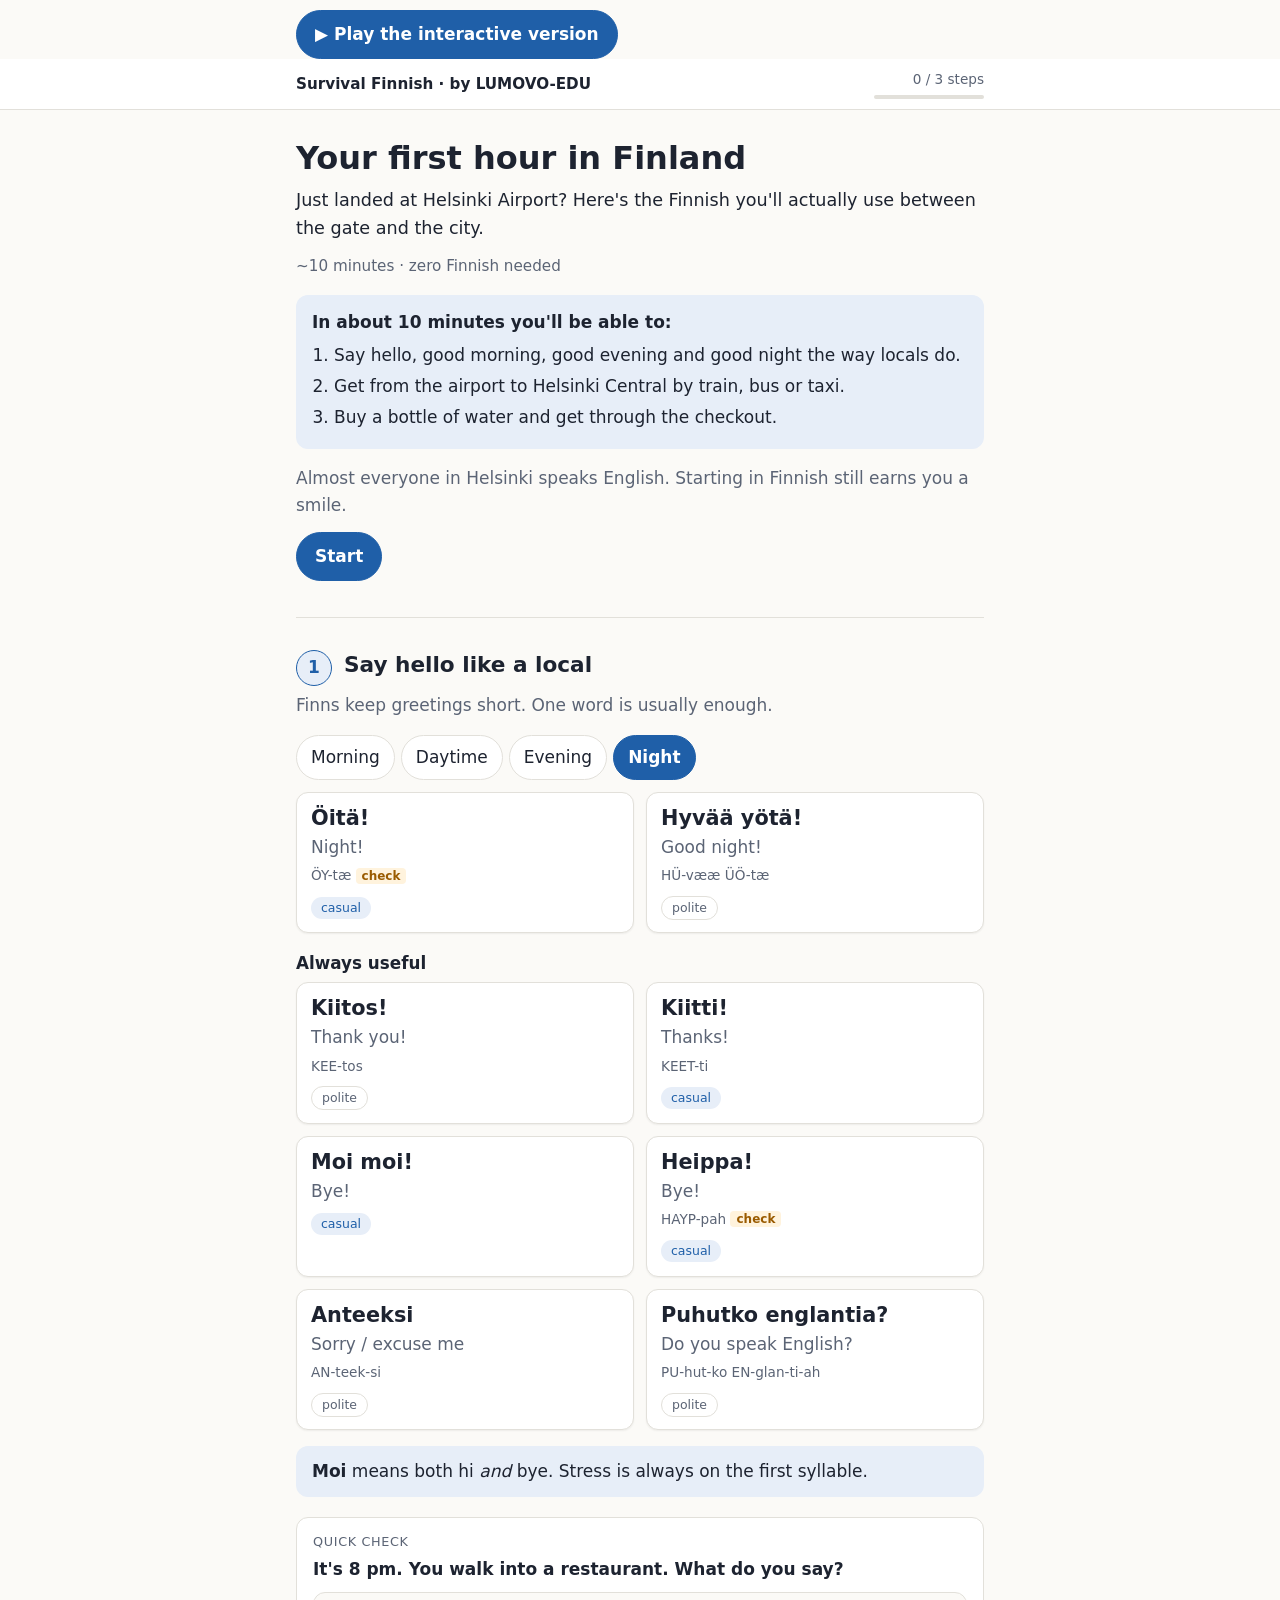
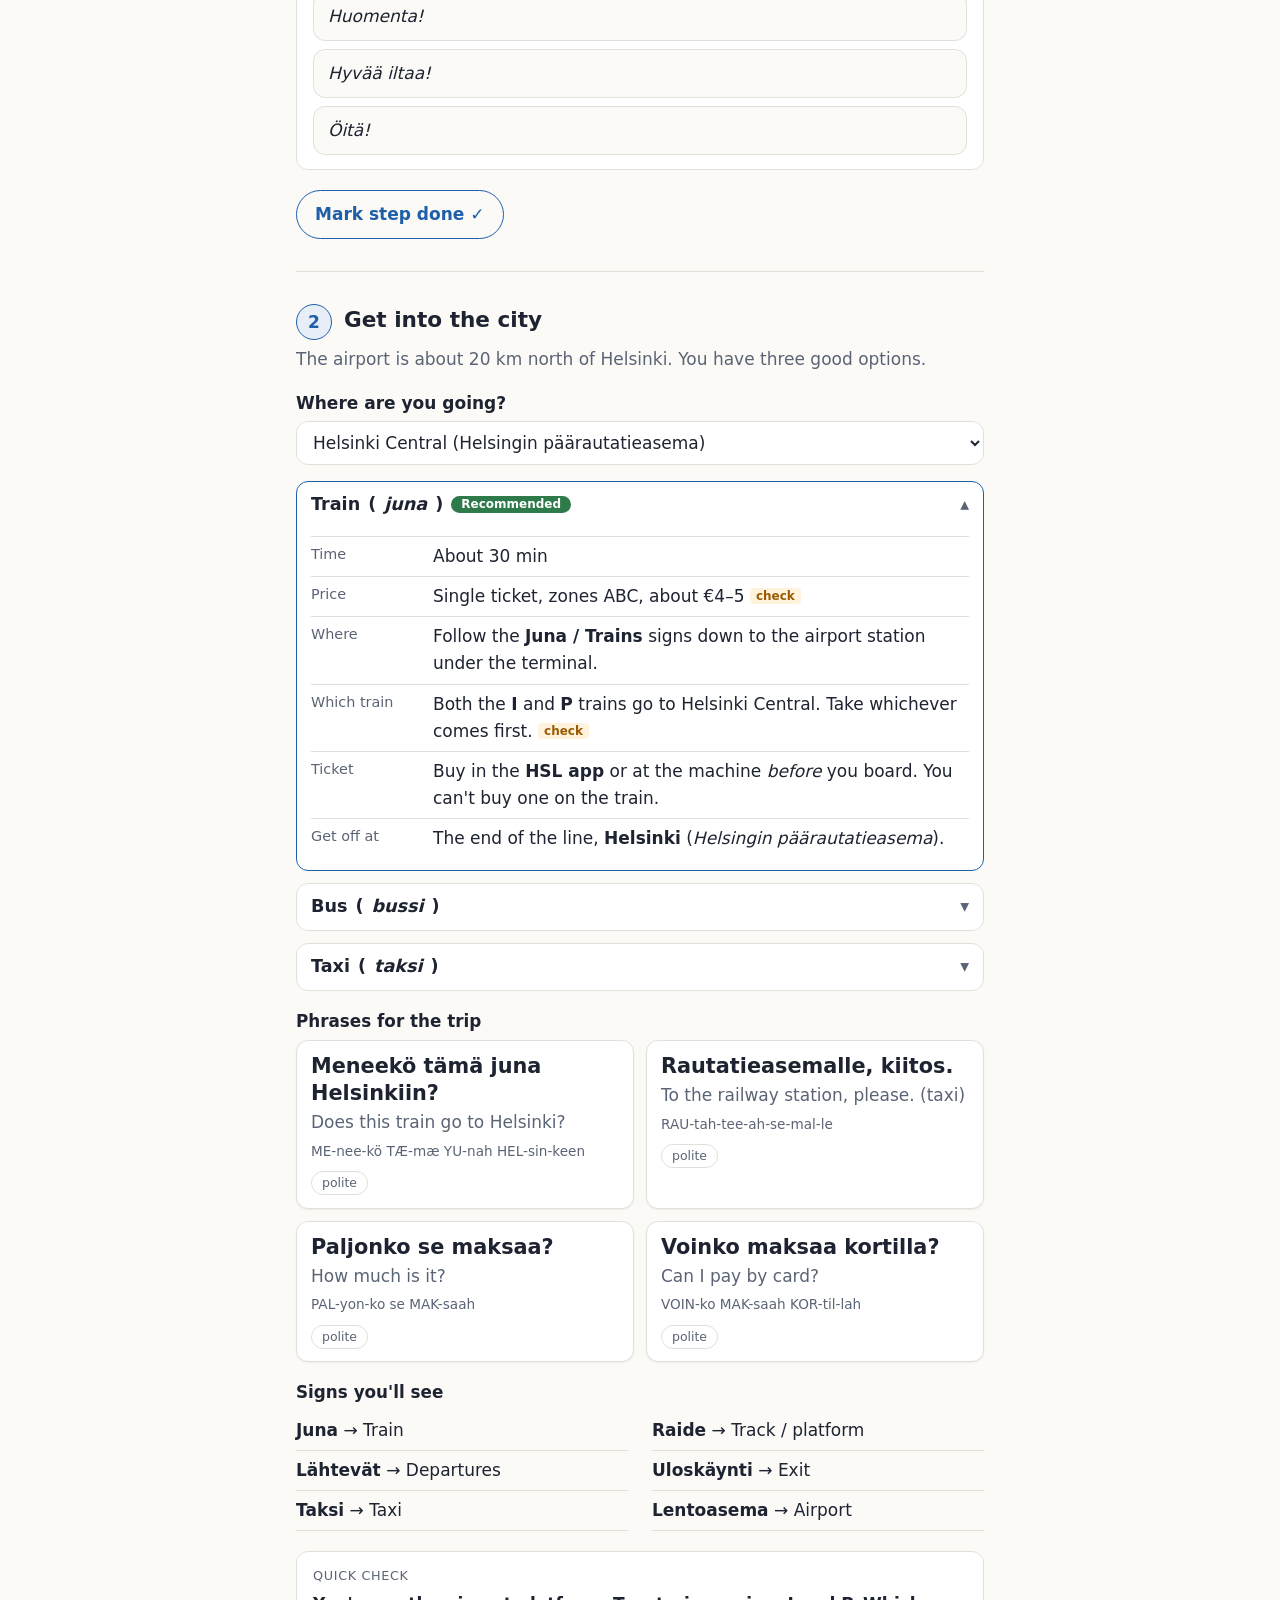
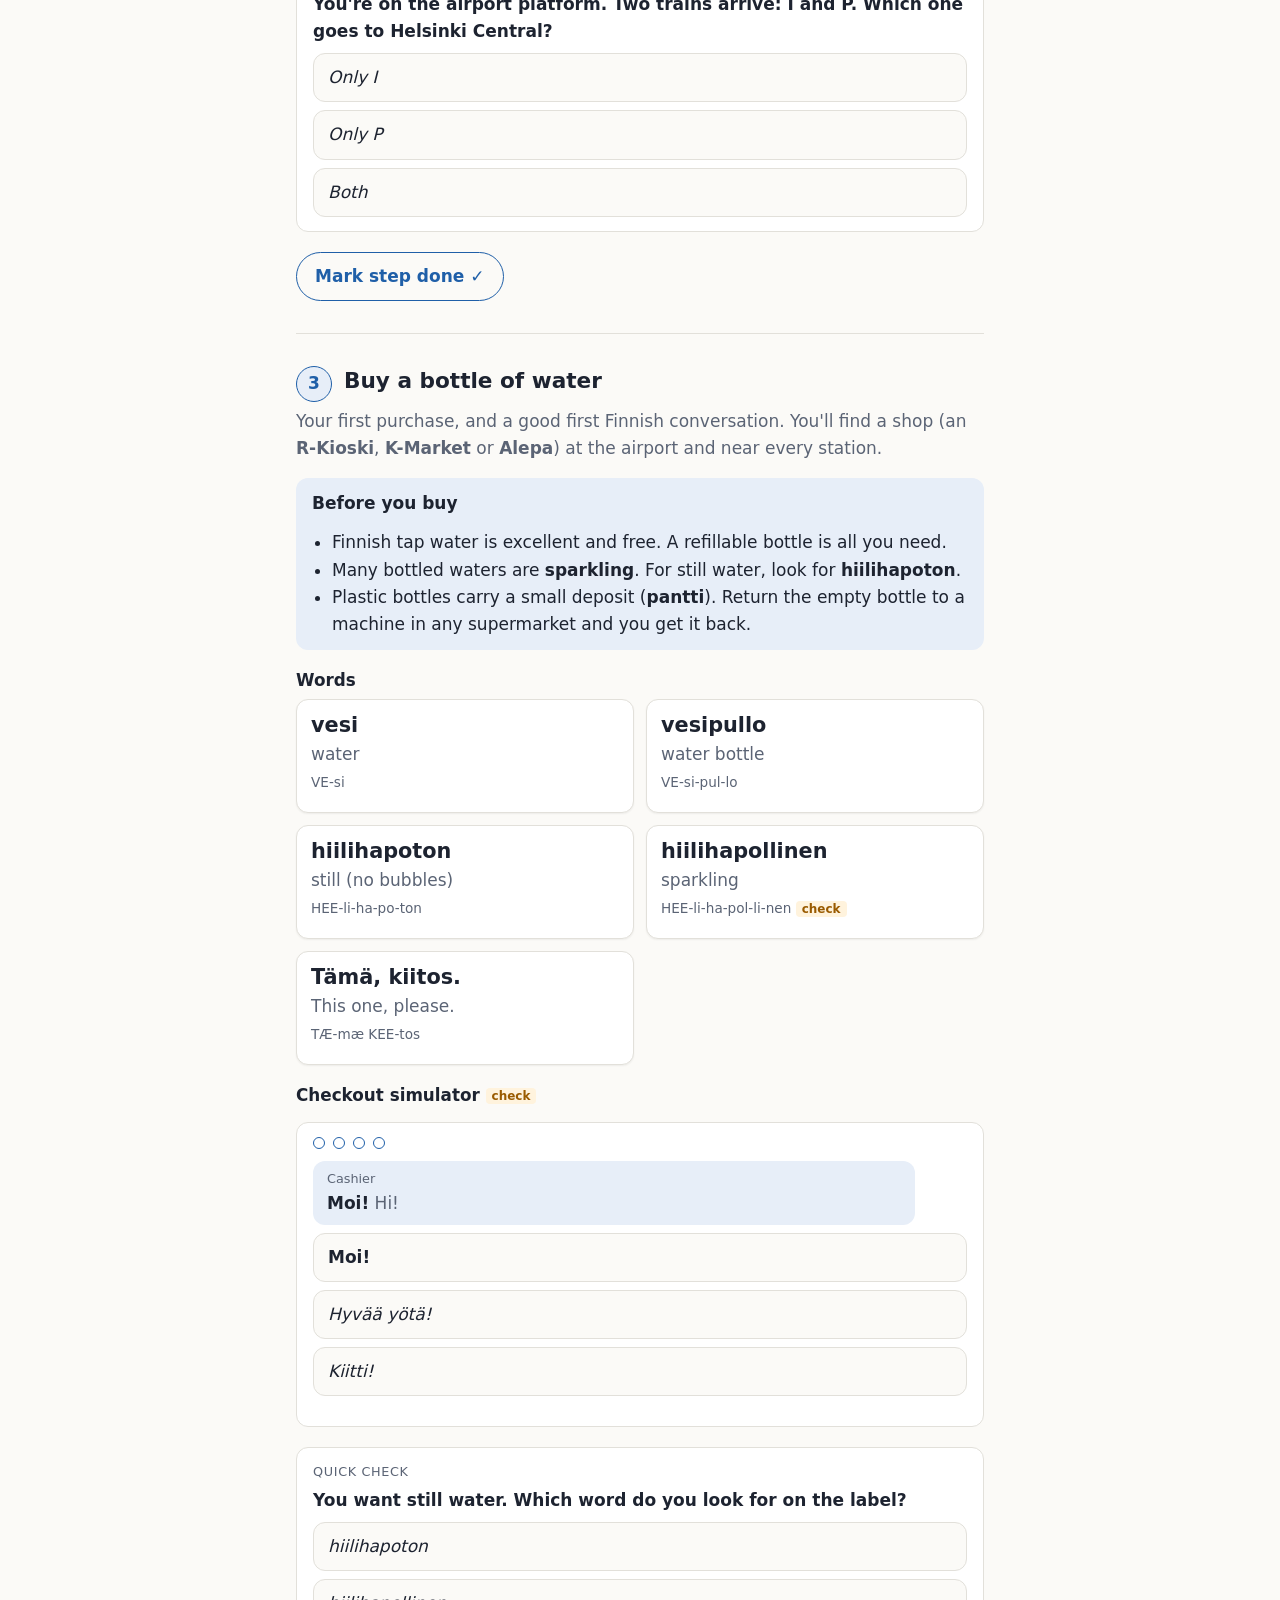
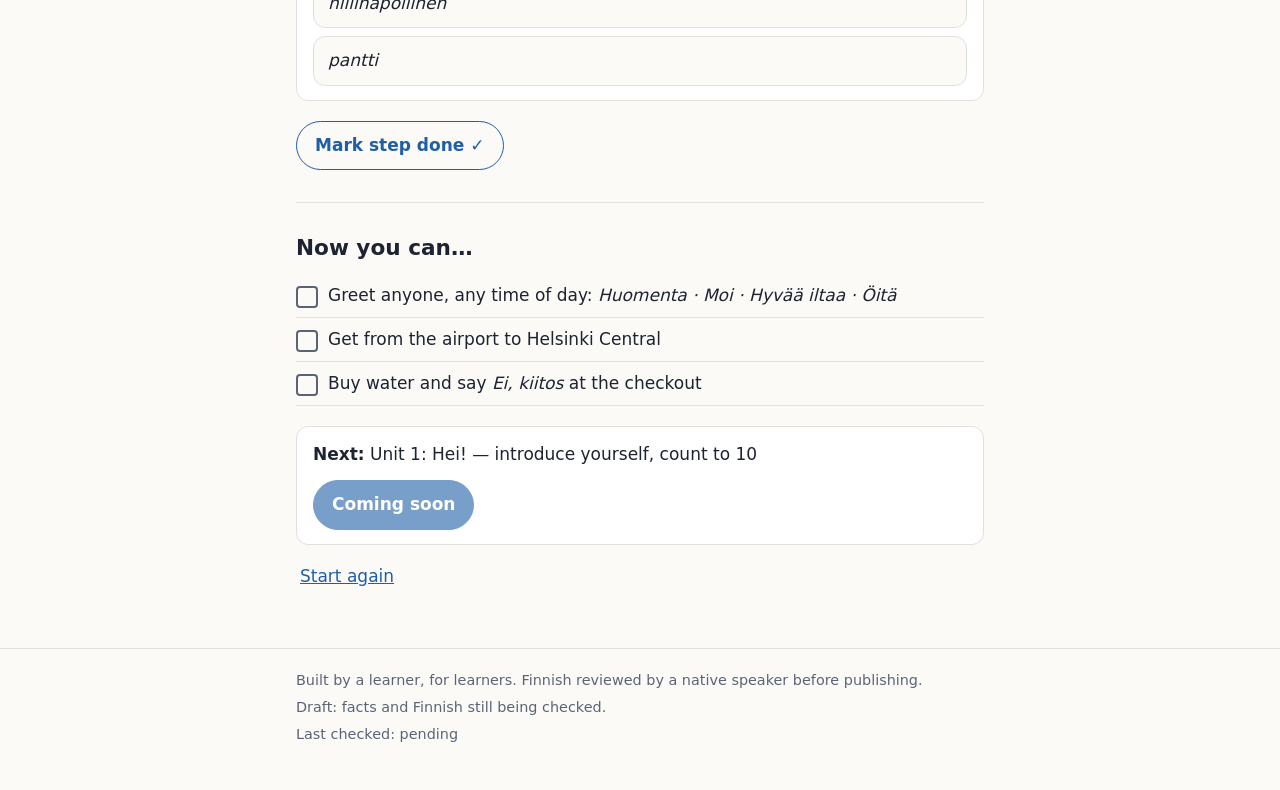
<file: finnish-course/guide.html>
<!-- Status: DRAFT -->
<!doctype html>
<html lang="en">
<head>
<meta charset="utf-8">
<meta name="viewport" content="width=device-width, initial-scale=1">
<title>Your first hour in Finland</title>
<meta name="description" content="Survival Finnish by LUMOVO-EDU: the Finnish you need between the airport gate and the city.">
<link rel="stylesheet" href="assets/css/styles.css">
<script src="data/destinations.js" defer></script>
<script src="assets/js/app.js" defer></script>
</head>
<body>

<div class="wrap" style="padding-top:10px;padding-bottom:0"><a class="btn" href="index.html">▶ Play the interactive version</a></div>

<header class="topbar">
  <div class="wrap">
    <div class="brand">Survival Finnish · by LUMOVO-EDU</div>
    <div class="progress-wrap">
      <span id="progress-label">0 / 3 steps</span>
      <div class="bar" role="progressbar" aria-label="Steps done" aria-valuemin="0" aria-valuemax="3" aria-valuenow="0"><span id="progress-bar"></span></div>
    </div>
  </div>
</header>

<main class="wrap">

<section class="hero" aria-labelledby="h1">
  <h1 id="h1">Your first hour in Finland</h1>
  <p class="sub">Just landed at Helsinki Airport? Here's the Finnish you'll actually use between the gate and the city.</p>
  <p class="meta">~10 minutes · zero Finnish needed</p>
  <div class="objectives">
    <p>In about 10 minutes you'll be able to:</p>
    <ol>
      <li>Say hello, good morning, good evening and good night the way locals do.</li>
      <li>Get from the airport to Helsinki Central by train, bus or taxi.</li>
      <li>Buy a bottle of water and get through the checkout.</li>
    </ol>
  </div>
  <p class="en">Almost everyone in Helsinki speaks English. Starting in Finnish still earns you a smile.</p>
  <p><a class="btn" href="#step-1">Start</a></p>
</section>

<!-- ============ STEP 1 ============ -->
<section class="step" id="step-1" data-step="1" aria-labelledby="s1-title">
  <div class="step-head">
    <span class="badge" data-num="1" aria-hidden="true">1</span>
    <h2 id="s1-title">Say hello like a local</h2>
  </div>
  <p class="why">Finns keep greetings short. One word is usually enough.</p>

  <div id="greeting-picker">
    <div class="tabpanel" role="tabpanel" data-label="Morning" data-hours="5-10">
      <h3>Morning</h3>
      <ul class="grid">
        <li class="card">
          <p class="fi big" lang="fi">Huomenta!</p>
          <p class="en">Morning!</p>
          <p class="say">HOO-oh-men-tah</p>
          <span class="chip casual">casual</span>
        </li>
        <li class="card">
          <p class="fi big" lang="fi">Hyvää huomenta!</p>
          <p class="en">Good morning!</p>
          <p class="say">HÜ-vææ HOO-oh-men-tah</p>
          <span class="chip polite">polite</span>
        </li>
      </ul>
    </div>
    <div class="tabpanel" role="tabpanel" data-label="Daytime" data-hours="10-18">
      <h3>Daytime</h3>
      <ul class="grid">
        <li class="card">
          <p class="fi big" lang="fi">Moi!</p>
          <p class="en">Hi!</p>
          <p class="say">"moy"</p>
          <span class="chip casual">casual</span>
        </li>
        <li class="card">
          <p class="fi big" lang="fi">Hei!</p>
          <p class="en">Hello!</p>
          <p class="say">"hey"</p>
          <span class="chip polite">polite</span>
        </li>
      </ul>
      <p class="note">There's a "good afternoon" (<em lang="fi">hyvää päivää</em>), but it sounds formal. In the afternoon, locals just say <strong lang="fi">Hei</strong> or <strong lang="fi">Moi</strong>.</p>
    </div>
    <div class="tabpanel" role="tabpanel" data-label="Evening" data-hours="18-22">
      <h3>Evening</h3>
      <ul class="grid">
        <li class="card">
          <p class="fi big" lang="fi">Iltaa!</p>
          <p class="en">Evening!</p>
          <p class="say">IL-taah <span class="check" title="Being verified before publishing">check</span></p>
          <span class="chip casual">casual</span>
        </li>
        <li class="card">
          <p class="fi big" lang="fi">Hyvää iltaa!</p>
          <p class="en">Good evening!</p>
          <p class="say">HÜ-vææ IL-taah</p>
          <span class="chip polite">polite</span>
        </li>
      </ul>
    </div>
    <div class="tabpanel" role="tabpanel" data-label="Night" data-hours="22-5">
      <h3>Night</h3>
      <ul class="grid">
        <li class="card">
          <p class="fi big" lang="fi">Öitä!</p>
          <p class="en">Night!</p>
          <p class="say">ÖY-tæ <span class="check" title="Being verified before publishing">check</span></p>
          <span class="chip casual">casual</span>
        </li>
        <li class="card">
          <p class="fi big" lang="fi">Hyvää yötä!</p>
          <p class="en">Good night!</p>
          <p class="say">HÜ-vææ ÜÖ-tæ</p>
          <span class="chip polite">polite</span>
        </li>
      </ul>
    </div>
  </div>

  <h3>Always useful</h3>
  <ul class="grid">
    <li class="card">
      <p class="fi big" lang="fi">Kiitos!</p>
      <p class="en">Thank you!</p>
      <p class="say">KEE-tos</p>
      <span class="chip polite">polite</span>
    </li>
    <li class="card">
      <p class="fi big" lang="fi">Kiitti!</p>
      <p class="en">Thanks!</p>
      <p class="say">KEET-ti</p>
      <span class="chip casual">casual</span>
    </li>
    <li class="card">
      <p class="fi big" lang="fi">Moi moi!</p>
      <p class="en">Bye!</p>
      <span class="chip casual">casual</span>
    </li>
    <li class="card">
      <p class="fi big" lang="fi">Heippa!</p>
      <p class="en">Bye!</p>
      <p class="say">HAYP-pah <span class="check" title="Being verified before publishing">check</span></p>
      <span class="chip casual">casual</span>
    </li>
    <li class="card">
      <p class="fi big" lang="fi">Anteeksi</p>
      <p class="en">Sorry / excuse me</p>
      <p class="say">AN-teek-si</p>
      <span class="chip polite">polite</span>
    </li>
    <li class="card">
      <p class="fi big" lang="fi">Puhutko englantia?</p>
      <p class="en">Do you speak English?</p>
      <p class="say">PU-hut-ko EN-glan-ti-ah</p>
      <span class="chip polite">polite</span>
    </li>
  </ul>

  <div class="tip"><p><strong lang="fi">Moi</strong> means both hi <em>and</em> bye. Stress is always on the first syllable.</p></div>

  <div class="qc" data-quickcheck>
    <p class="qc-label">Quick check</p>
    <p class="q">It's 8 pm. You walk into a restaurant. What do you say?</p>
    <ul class="qc-opts">
      <li><em lang="fi">Huomenta!</em></li>
      <li data-correct="true"><em lang="fi">Hyvää iltaa!</em></li>
      <li><em lang="fi">Öitä!</em></li>
    </ul>
    <details class="qc-fallback">
      <summary>Show answer</summary>
      <p class="qc-answer"><span lang="fi">Hyvää iltaa</span> is a friendly, polite 'good evening'. <span lang="fi">Öitä</span> is what you say when you leave late at night.</p>
    </details>
  </div>

  <div class="done-row"><button type="button" class="btn secondary done-btn" data-done="1">Mark step done ✓</button></div>
</section>

<!-- ============ STEP 2 ============ -->
<section class="step" id="step-2" data-step="2" aria-labelledby="s2-title">
  <div class="step-head">
    <span class="badge" data-num="2" aria-hidden="true">2</span>
    <h2 id="s2-title">Get into the city</h2>
  </div>
  <p class="why">The airport is about 20 km north of Helsinki. You have three good options.</p>

  <div class="sel-row">
    <label for="destination">Where are you going?</label>
    <select id="destination">
      <option value="helsinki-central" selected>Helsinki Central (Helsingin päärautatieasema)</option>
      <option disabled>More destinations coming soon</option>
    </select>
  </div>

  <div id="options">
    <article class="opt-card" data-mode="train">
      <div class="head"><h3><span>Train</span> (<em lang="fi">juna</em>) <span class="ribbon">Recommended</span></h3></div>
      <div class="opt-body">
        <dl class="info">
          <div><dt>Time</dt><dd>about 30 min</dd></div>
          <div><dt>Price</dt><dd>single ticket, zones ABC, about €4–5 <span class="check" title="Being verified before publishing">check</span></dd></div>
          <div><dt>Where</dt><dd>follow the <strong>Juna / Trains</strong> signs down to the airport station under the terminal.</dd></div>
          <div><dt>Which train</dt><dd>both the <strong>I</strong> and <strong>P</strong> trains go to Helsinki Central. Take whichever comes first. <span class="check" title="Being verified before publishing">check</span></dd></div>
          <div><dt>Ticket</dt><dd>buy in the <strong>HSL app</strong> or at the machine <em>before</em> you board. You can't buy one on the train.</dd></div>
          <div><dt>Get off at</dt><dd>the end of the line, <strong>Helsinki</strong> (<em lang="fi">Helsingin päärautatieasema</em>).</dd></div>
        </dl>
      </div>
    </article>
    <article class="opt-card" data-mode="bus">
      <div class="head"><h3><span>Bus</span> (<em lang="fi">bussi</em>)</h3></div>
      <div class="opt-body">
        <dl class="info">
          <div><dt>Time</dt><dd>about 45–60 min <span class="check" title="Being verified before publishing">check</span></dd></div>
          <div><dt>Price</dt><dd>same HSL ticket, zones ABC <span class="check" title="Being verified before publishing">check</span></dd></div>
          <div><dt>Where</dt><dd>the bus stops outside arrivals; bus <strong>600</strong> <span class="check" title="Being verified before publishing">check</span></dd></div>
          <div><dt>Get off at</dt><dd><strong lang="fi">Rautatientori</strong> (Railway Square), next to Helsinki Central.</dd></div>
          <div><dt>Good for</dt><dd>late at night, or when your hotel is on the bus route.</dd></div>
        </dl>
      </div>
    </article>
    <article class="opt-card" data-mode="taxi">
      <div class="head"><h3><span>Taxi</span> (<em lang="fi">taksi</em>)</h3></div>
      <div class="opt-body">
        <dl class="info">
          <div><dt>Time</dt><dd>about 30 min</dd></div>
          <div><dt>Price</dt><dd>about €40–60 <span class="check" title="Being verified before publishing">check</span></dd></div>
          <div><dt>Where</dt><dd>the official taxi rank outside arrivals, or a ride app.</dd></div>
          <div><dt>Tip</dt><dd>ask for the price or a fixed fare before you go. Card payment is normal.</dd></div>
        </dl>
      </div>
    </article>
  </div>

  <h3>Phrases for the trip</h3>
  <ul class="grid">
    <li class="card">
      <p class="fi big" lang="fi">Meneekö tämä juna Helsinkiin?</p>
      <p class="en">Does this train go to Helsinki?</p>
      <p class="say">ME-nee-kö TÆ-mæ YU-nah HEL-sin-keen</p>
      <span class="chip polite">polite</span>
    </li>
    <li class="card" id="taxi-phrase">
      <p class="fi big" lang="fi" data-taxi="fi">Rautatieasemalle, kiitos.</p>
      <p class="en"><span data-taxi="en">To the railway station, please.</span> (taxi)</p>
      <p class="say" data-taxi="say">RAU-tah-tee-ah-se-mal-le</p>
      <span class="chip polite">polite</span>
    </li>
    <li class="card">
      <p class="fi big" lang="fi">Paljonko se maksaa?</p>
      <p class="en">How much is it?</p>
      <p class="say">PAL-yon-ko se MAK-saah</p>
      <span class="chip polite">polite</span>
    </li>
    <li class="card">
      <p class="fi big" lang="fi">Voinko maksaa kortilla?</p>
      <p class="en">Can I pay by card?</p>
      <p class="say">VOIN-ko MAK-saah KOR-til-lah</p>
      <span class="chip polite">polite</span>
    </li>
  </ul>

  <h3>Signs you'll see</h3>
  <ul class="signs">
    <li><span class="fi" lang="fi">Juna</span> → Train</li>
    <li><span class="fi" lang="fi">Raide</span> → Track / platform</li>
    <li><span class="fi" lang="fi">Lähtevät</span> → Departures</li>
    <li><span class="fi" lang="fi">Uloskäynti</span> → Exit</li>
    <li><span class="fi" lang="fi">Taksi</span> → Taxi</li>
    <li><span class="fi" lang="fi">Lentoasema</span> → Airport</li>
  </ul>

  <div class="qc" data-quickcheck>
    <p class="qc-label">Quick check</p>
    <p class="q">You're on the airport platform. Two trains arrive: I and P. Which one goes to Helsinki Central?</p>
    <ul class="qc-opts">
      <li><em>Only I</em></li>
      <li><em>Only P</em></li>
      <li data-correct="true"><em>Both</em></li>
    </ul>
    <details class="qc-fallback">
      <summary>Show answer</summary>
      <p class="qc-answer">Both. The airport sits on a loop line, so either direction ends at Helsinki Central.</p>
    </details>
  </div>

  <div class="done-row"><button type="button" class="btn secondary done-btn" data-done="2">Mark step done ✓</button></div>
</section>

<!-- ============ STEP 3 ============ -->
<section class="step" id="step-3" data-step="3" aria-labelledby="s3-title">
  <div class="step-head">
    <span class="badge" data-num="3" aria-hidden="true">3</span>
    <h2 id="s3-title">Buy a bottle of water</h2>
  </div>
  <p class="why">Your first purchase, and a good first Finnish conversation. You'll find a shop (an <strong>R-Kioski</strong>, <strong>K-Market</strong> or <strong>Alepa</strong>) at the airport and near every station.</p>

  <div class="tip">
    <p><strong>Before you buy</strong></p>
    <ul>
      <li>Finnish tap water is excellent and free. A refillable bottle is all you need.</li>
      <li>Many bottled waters are <strong>sparkling</strong>. For still water, look for <strong lang="fi">hiilihapoton</strong>.</li>
      <li>Plastic bottles carry a small deposit (<strong lang="fi">pantti</strong>). Return the empty bottle to a machine in any supermarket and you get it back.</li>
    </ul>
  </div>

  <h3>Words</h3>
  <ul class="grid">
    <li class="card">
      <p class="fi big" lang="fi">vesi</p>
      <p class="en">water</p>
      <p class="say">VE-si</p>
    </li>
    <li class="card">
      <p class="fi big" lang="fi">vesipullo</p>
      <p class="en">water bottle</p>
      <p class="say">VE-si-pul-lo</p>
    </li>
    <li class="card">
      <p class="fi big" lang="fi">hiilihapoton</p>
      <p class="en">still (no bubbles)</p>
      <p class="say">HEE-li-ha-po-ton</p>
    </li>
    <li class="card">
      <p class="fi big" lang="fi">hiilihapollinen</p>
      <p class="en">sparkling</p>
      <p class="say">HEE-li-ha-pol-li-nen <span class="check" title="Being verified before publishing">check</span></p>
    </li>
    <li class="card">
      <p class="fi big" lang="fi">Tämä, kiitos.</p>
      <p class="en">This one, please.</p>
      <p class="say">TÆ-mæ KEE-tos</p>
    </li>
  </ul>

  <h3>Checkout simulator <span class="check" title="Being verified before publishing">check</span></h3>
  <div class="sim" id="checkout">
    <div class="dots" aria-hidden="true"><i></i><i></i><i></i><i></i></div>
    <ol>
      <li class="turn">
        <div class="bubble cashier"><span class="who">Cashier</span><span class="fi" lang="fi">Moi!</span> <span class="en">Hi!</span></div>
        <ul class="opts">
          <li data-correct="true" data-feedback="Moi back is perfect."><span class="fi" lang="fi">Moi!</span></li>
          <li data-feedback="Hyvää yötä is good night. Try a hello."><em lang="fi">Hyvää yötä!</em></li>
          <li data-feedback="Kiitti means thanks. You haven't bought anything yet! Say hello first."><em lang="fi">Kiitti!</em></li>
        </ul>
      </li>
      <li class="turn">
        <div class="bubble cashier"><span class="who">Cashier</span><span class="fi" lang="fi">Tarvitsetko kassin?</span> <span class="en">Do you need a bag?</span></div>
        <ul class="opts">
          <li data-correct="true" data-feedback="Both are right: bags cost extra in Finland, so 'Ei, kiitos' saves you a few cents."><span class="fi" lang="fi">Ei, kiitos.</span> <span class="en">(No, thanks.)</span></li>
          <li data-correct="true" data-feedback="Both are right: bags cost extra in Finland, so 'Ei, kiitos' saves you a few cents."><em lang="fi">Kyllä, kiitos.</em> <span class="en">(Yes, please.)</span></li>
        </ul>
      </li>
      <li class="turn">
        <div class="bubble cashier"><span class="who">Cashier</span><span class="fi" lang="fi">Se on kaksi euroa.</span> <span class="en">That's two euros.</span></div>
        <ul class="opts">
          <li data-correct="true" data-feedback="Card is normal everywhere. Tap and go."><em lang="fi">Voinko maksaa kortilla?</em></li>
          <li data-feedback="The cashier just told you the price: kaksi euroa = €2."><em lang="fi">Paljonko se maksaa?</em></li>
        </ul>
      </li>
      <li class="turn">
        <div class="bubble cashier"><span class="who">Cashier</span><span class="fi" lang="fi">Kuitti?</span> <span class="en">Receipt?</span></div>
        <ul class="opts">
          <li data-correct="true" data-feedback="Done! You just bought water in Finnish."><span class="fi" lang="fi">Ei, kiitos. Moi moi!</span></li>
          <li data-feedback="Huomenta is good morning, a greeting for arriving. You're leaving: say no to the receipt, then bye."><em lang="fi">Huomenta!</em></li>
        </ul>
      </li>
    </ol>
    <p class="fb" id="checkout-fb" aria-live="polite"></p>
    <div class="win" id="checkout-win">You did it! 🎉 First purchase in Finnish.</div>
  </div>

  <div class="qc" data-quickcheck>
    <p class="qc-label">Quick check</p>
    <p class="q">You want still water. Which word do you look for on the label?</p>
    <ul class="qc-opts">
      <li data-correct="true"><em lang="fi">hiilihapoton</em></li>
      <li><em lang="fi">hiilihapollinen</em></li>
      <li><em lang="fi">pantti</em></li>
    </ul>
    <details class="qc-fallback">
      <summary>Show answer</summary>
      <p class="qc-answer"><span lang="fi">Hiilihapoton</span> = no bubbles. (<span lang="fi">Pantti</span> is the bottle deposit.)</p>
    </details>
  </div>

  <div class="done-row"><button type="button" class="btn secondary done-btn" data-done="3">Mark step done ✓</button></div>
</section>

<!-- ============ RECAP ============ -->
<section class="step" id="recap" aria-labelledby="recap-title">
  <h2 id="recap-title">Now you can…</h2>
  <ul class="recap">
    <li data-recap="1">Greet anyone, any time of day: <em lang="fi">Huomenta · Moi · Hyvää iltaa · Öitä</em></li>
    <li data-recap="2">Get from the airport to Helsinki Central</li>
    <li data-recap="3">Buy water and say <em lang="fi">Ei, kiitos</em> at the checkout</li>
  </ul>
  <div class="next-card">
    <p><strong>Next:</strong> Unit 1: Hei! — introduce yourself, count to 10</p>
    <button type="button" class="btn" disabled>Coming soon</button>
  </div>
  <button type="button" class="link-btn restart" id="restart">Start again</button>
</section>

</main>

<footer>
  <div class="wrap">
    <p>Built by a learner, for learners. Finnish reviewed by a native speaker before publishing.</p>
    <p>Draft: facts and Finnish still being checked.</p>
    <p>Last checked: pending</p>
  </div>
</footer>

</body>
</html>
</file>
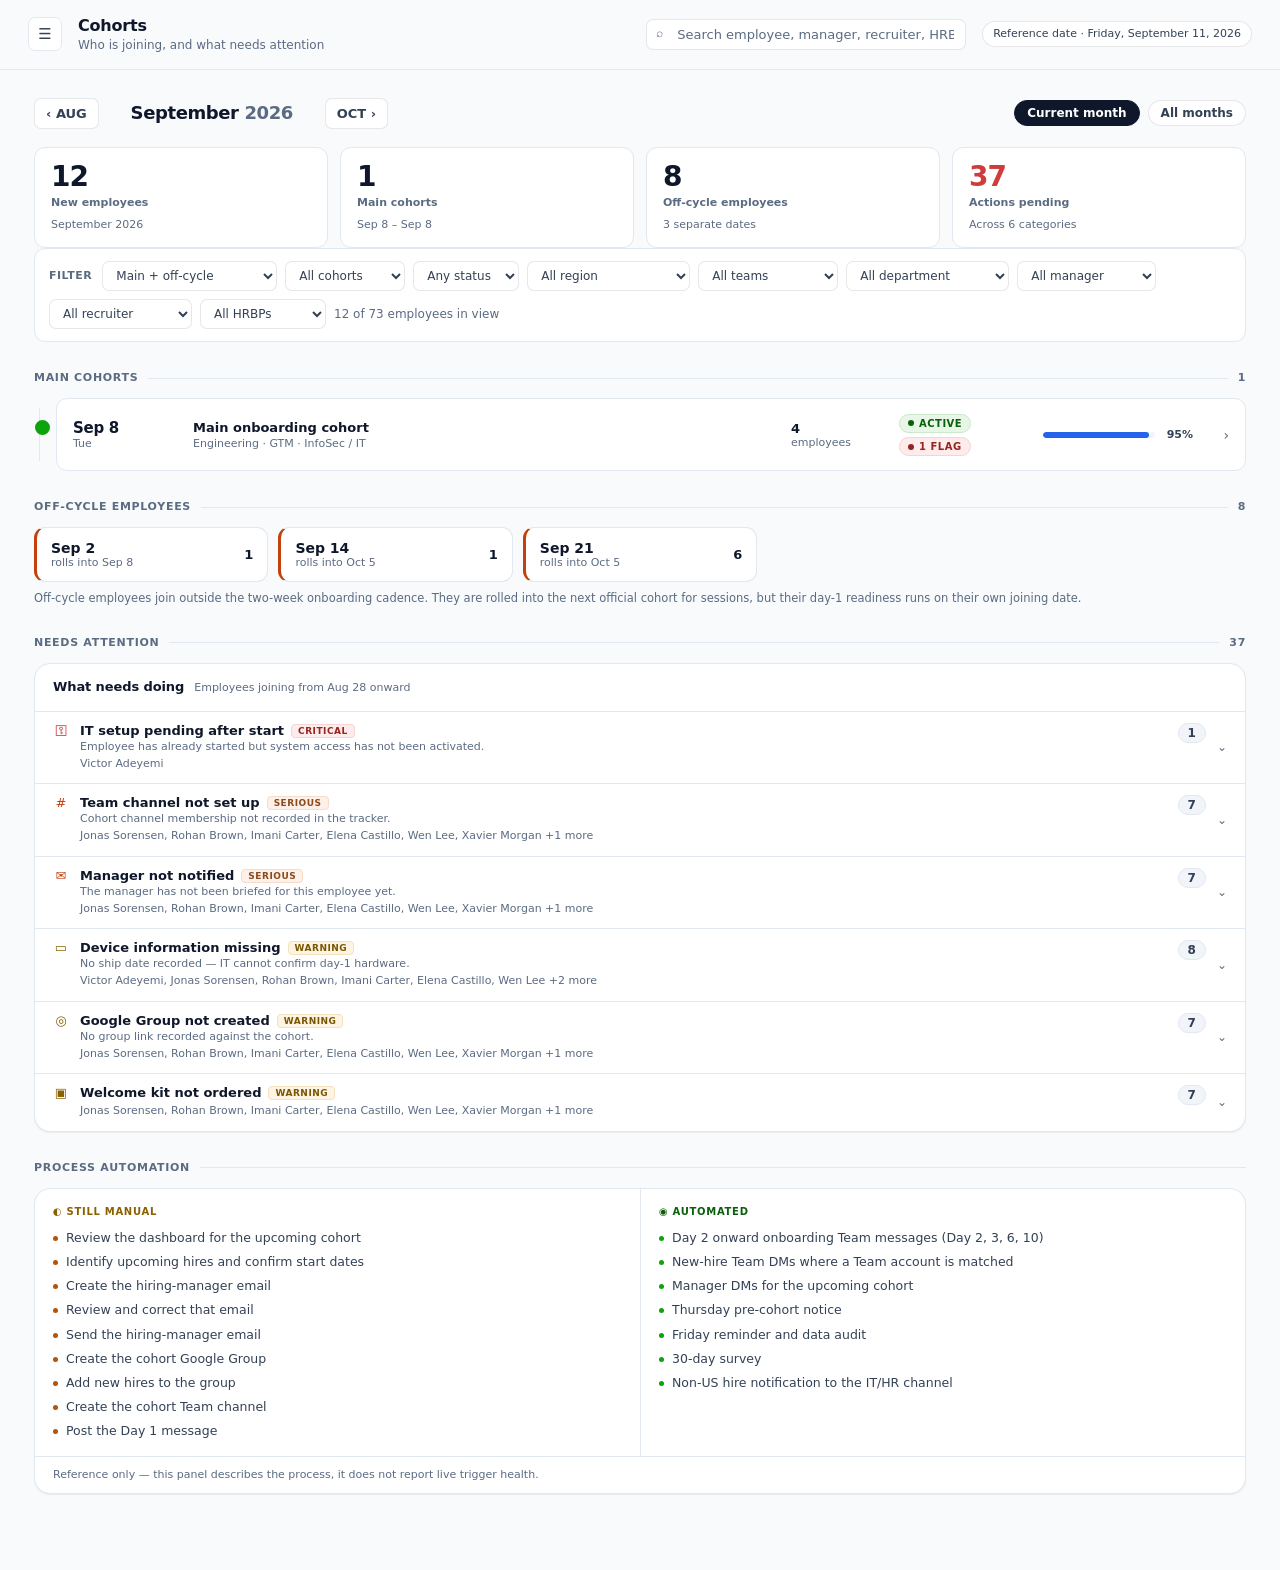
<file: onboarding-dashboard/app/Employee_Onboarding_Operations.html>
<!DOCTYPE html>
<html lang="en" data-theme="light">
<head>
<meta charset="UTF-8">
<meta name="viewport" content="width=device-width, initial-scale=1.0">
<title>Employee Onboarding Operations</title>
<style>
/* ============================================================
   Design tokens.
   One accent hue carries every chart (single-series magnitude);
   the status ramp is reserved for state and never used as a series
   colour. Chrome is hairline and recessive so the data is the only
   loud thing on the page.
   ============================================================ */
:root{
  /* ============================================================
     BRAND THEME — the four colours the product is built from.
     Everything below derives from these, so re-theming for another
     client is an edit to this block (or to the optional "theme"
     object in demo_config.json, which overrides it at runtime).
     ============================================================ */
  --brand-primary:#2563EB;   /* confident, modern — actions, links, chart marks */
  --brand-accent:#00B4D8;    /* highlight only — see the note on the cyan ramp */
  --brand-deep:#0F172A;      /* headings and high-contrast surfaces */
  --brand-bg:#F8FAFC;        /* page plane */
  --brand-soft:#E0F2FE;      /* soft blue — tinted surfaces */

  /* ---- surfaces ---- */
  --bg:var(--brand-bg);
  --surface:#FFFFFF;
  --surface-2:#F1F5F9;
  --surface-deep:var(--brand-deep);
  --hairline:#E2E8F0;
  --border:rgba(15,23,42,.10);

  /* ---- ink. Every value here clears 4.5:1 on white, on the page
     plane and on --surface-2, so no label is left below AA. ---- */
  --ink:var(--brand-deep);   /* 17.06:1 on the page plane */
  --ink-2:#334155;           /*  9.90:1 */
  --ink-3:#5B6B82;           /*  5.19:1 — captions, axis labels, meta text */
  --ink-on-deep:#FFFFFF;     /* 17.85:1 on --surface-deep */
  --ink-3-on-deep:#94A3B8;

  /* ---- primary ramp ---- */
  --accent:var(--brand-primary);  /* 4.94:1 on the page plane — safe as link text */
  --accent-600:#1D4ED8;           /* 6.41:1 */
  --accent-100:#DBEAFE;
  --accent-050:#EFF6FF;

  /* ---- cyan accent. #00B4D8 is 2.46:1 on white — below even the 3:1
     non-text minimum — so it is never used for text and never for a mark
     that has to be read on its own. It is used on the deep surface, where
     it reads 7.24:1, and as a single emphasis fill whose value is printed
     beside it and repeated in the table view. --accent-2-ink is the
     readable step for anything that must carry contrast by itself. ---- */
  --accent-2:var(--brand-accent);
  --accent-2-ink:#0E7490;    /* 5.36:1 on white */
  --accent-2-050:var(--brand-soft);
  --accent-2-100:#BAE6FD;

  /* Status ramp. Reserved for state and never reused as a series colour;
     warning and serious are stepped darker than the usual reference hexes
     because here they are painted as visible marks. All four clear 3:1 on
     every surface above, and each always ships with an icon and a label. */
  --good:#0ca30c;      /* 3.21:1 on the page plane */
  --warning:#b45309;   /* 4.80:1 */
  --serious:#c2410c;   /* 4.95:1 */
  --critical:#d03b3b;  /* 4.59:1 */

  --r-sm:7px; --r:11px; --r-lg:16px;
  --shadow:0 1px 2px rgba(15,23,42,.04), 0 1px 1px rgba(15,23,42,.03);
  --shadow-lift:0 6px 20px rgba(15,23,42,.09);
  --sans:system-ui,-apple-system,"Segoe UI",sans-serif;
}

*{box-sizing:border-box;margin:0;padding:0}
html,body{height:100%}
body{
  font-family:var(--sans);
  background:var(--bg); color:var(--ink);
  font-size:14px; line-height:1.45;
  -webkit-font-smoothing:antialiased;
}
button,input,select{font-family:inherit;font-size:inherit;color:inherit}
button{cursor:pointer;background:none;border:none}
a{color:var(--accent);text-decoration:none}
a:hover{text-decoration:underline}
:focus-visible{outline:2px solid var(--accent);outline-offset:2px;border-radius:4px}

/* ---------------------------------------------------------- shell */
.shell{min-height:100vh}

.sidebar{
  background:var(--surface); border-right:1px solid var(--hairline);
  display:flex;flex-direction:column;
  position:fixed;top:0;left:0;height:100vh;width:252px;z-index:60;
  transform:translateX(-100%);transition:transform .2s ease;
}
.sidebar.open{transform:translateX(0);box-shadow:var(--shadow-lift)}
/* Dims and blocks the page behind the open drawer; click or Escape closes it. */
.scrim{
  position:fixed;inset:0;z-index:55;background:rgba(15,23,42,.42);
  opacity:0;visibility:hidden;transition:opacity .18s ease;
}
.scrim.show{opacity:1;visibility:visible}
.nav-toggle{
  width:34px;height:34px;border-radius:var(--r-sm);border:1px solid var(--hairline);
  background:var(--surface);color:var(--ink-2);font-size:15px;line-height:1;
  display:flex;align-items:center;justify-content:center;flex-shrink:0;cursor:pointer;
  transition:background .12s,color .12s,border-color .12s;
}
.nav-toggle:hover{background:var(--accent-050);color:var(--accent-600);border-color:var(--accent-100)}
.nav-toggle[aria-expanded="true"]{background:var(--accent);color:#fff;border-color:var(--accent)}
.brand{padding:20px 18px 16px;border-bottom:1px solid var(--hairline)}
.brand .mark{
  display:inline-flex;align-items:center;justify-content:center;
  width:28px;height:28px;border-radius:8px;background:var(--surface-deep);color:var(--brand-accent);
  font-size:12px;font-weight:700;letter-spacing:-.4px;margin-bottom:9px;
}
.brand h1{font-size:14px;font-weight:650;letter-spacing:-.2px}
.brand p{font-size:11px;color:var(--ink-3);margin-top:2px}

.nav{padding:10px 10px;display:flex;flex-direction:column;gap:2px;flex:1}
.nav-label{font-size:10px;font-weight:650;letter-spacing:.7px;text-transform:uppercase;
  color:var(--ink-3);padding:12px 8px 6px}
.nav-item{
  display:flex;align-items:center;gap:10px;width:100%;
  padding:8px 10px;border-radius:var(--r-sm);
  font-size:13px;font-weight:500;color:var(--ink-2);text-align:left;
  transition:background .12s,color .12s;
}
.nav-item:hover{background:var(--surface-2);color:var(--ink)}
.nav-item[aria-current="page"]{
  background:var(--accent-050);color:var(--accent-600);font-weight:600;
  box-shadow:inset 2px 0 0 var(--accent-2);   /* reinforcement only — aria-current and the tint already carry it */
}
.nav-item .ico{width:16px;text-align:center;flex-shrink:0;font-size:13px}
.nav-item .n{margin-left:auto;font-size:11px;color:var(--ink-3);font-variant-numeric:tabular-nums}
.nav-item[aria-current="page"] .n{color:var(--accent-600)}

.sidebar-foot{padding:14px 18px;border-top:1px solid var(--hairline);font-size:11px;color:var(--ink-3)}
.sidebar-foot b{color:var(--ink-2);font-weight:600}
.demo-chip{
  display:inline-block;margin-bottom:8px;padding:3px 7px;border-radius:5px;
  background:#fdf4e3;color:#8a6100;font-size:10px;font-weight:650;letter-spacing:.3px;
}

.main{min-width:0;display:flex;flex-direction:column}
.topbar{
  position:sticky;top:0;z-index:20;background:rgba(248,250,252,.85);
  backdrop-filter:saturate(180%) blur(8px);
  border-bottom:1px solid var(--hairline);
  padding:14px 28px;display:flex;align-items:center;gap:16px;flex-wrap:wrap;
}
.topbar h2{font-size:16px;font-weight:650;letter-spacing:-.2px;white-space:nowrap}
.topbar .crumb{font-size:12px;color:var(--ink-3)}
.search-wrap{margin-left:auto;position:relative;min-width:240px;flex:0 1 320px}
.search-wrap .gs{
  width:100%;padding:7px 11px 7px 30px;border:1px solid var(--border);
  border-radius:var(--r-sm);background:var(--surface);font-size:13px;
}
.search-wrap .gs::placeholder{color:var(--ink-3)}
.search-wrap .mag{position:absolute;left:10px;top:50%;transform:translateY(-50%);
  font-size:12px;color:var(--ink-3);pointer-events:none}
.ref-chip{
  font-size:11px;color:var(--ink-2);background:var(--surface);
  border:1px solid var(--border);border-radius:20px;padding:4px 10px;white-space:nowrap;
}
.content{padding:28px 34px 76px;max-width:1400px;width:100%}

/* ---------------------------------------------------------- primitives */
.card{background:var(--surface);border:1px solid var(--hairline);border-radius:var(--r-lg);box-shadow:var(--shadow)}
.card-h{padding:14px 18px;border-bottom:1px solid var(--hairline);display:flex;align-items:baseline;gap:10px;flex-wrap:wrap}
.card-h h3{font-size:13px;font-weight:650;letter-spacing:-.1px;white-space:nowrap}
.card-h .sub{font-size:11px;color:var(--ink-3);flex:1;min-width:0}
.card-b{padding:18px}

.sec-title{
  font-size:11px;font-weight:650;letter-spacing:.7px;text-transform:uppercase;
  color:var(--ink-3);margin:28px 0 12px;display:flex;align-items:center;gap:10px;
}
.sec-title:first-child{margin-top:0}
.sec-title .rule{flex:1;height:1px;background:var(--hairline)}
.sec-title .n{font-variant-numeric:tabular-nums;color:var(--ink-3);font-weight:600}

.muted{color:var(--ink-3)}
.mono-n{font-variant-numeric:tabular-nums}
.empty{padding:44px 20px;text-align:center;color:var(--ink-3);font-size:13px}
.empty .big{font-size:15px;color:var(--ink-2);font-weight:600;margin-bottom:4px}

/* KPI blocks — compact, no chart chrome */
.kpi-row{display:grid;grid-template-columns:repeat(auto-fit,minmax(150px,1fr));gap:12px}
.kpi{background:var(--surface);border:1px solid var(--hairline);border-radius:var(--r);padding:14px 16px}
.kpi .v{font-size:28px;font-weight:680;letter-spacing:-1px;line-height:1.1}
.kpi .l{font-size:11px;color:var(--ink-3);margin-top:3px;font-weight:550}
.kpi .d{font-size:11px;color:var(--ink-3);margin-top:6px}
.kpi.attention .v{color:var(--critical)}
.kpi.accent .v{color:var(--accent-600)}
/* --accent-2-ink is the readable (5.36:1) step of the cyan ramp, so it is the
   one used for a KPI value's text — see the ration rule above --accent-2. */
.kpi.accent-2 .v{color:var(--accent-2-ink)}

/* Analytics page only — the top stat row's pictogram/ring tiles, built by
   statTile()/ring() in operations_dashboard.js. Placed in the same .kpi-row
   grid as every other KPI row (no new grid rule needed) but with their own
   card + type styling, so no other .kpi anywhere else in the app changes.
   --ink on --surface-2 measures 16.30:1, --ink-3 on --surface-2 measures
   4.95:1 — both re-verified for this surface pairing, not assumed from the
   --surface figures in the ink comment above. */
.stat-tile{
  background:var(--surface-2);border:1px solid var(--hairline);border-radius:var(--r-lg);
  padding:16px;display:flex;flex-direction:column;align-items:flex-start;gap:10px;
}
.stat-tile .stat-l{font-size:11px;font-weight:680;color:var(--ink)}
.stat-tile .stat-icon-body{display:flex;flex-direction:column;align-items:flex-start;gap:8px}
.stat-tile .stat-icon{color:var(--ink)}
.stat-tile .stat-icon svg{display:block;fill:currentColor}
.stat-tile .stat-v{font-size:28px;font-weight:700;color:var(--ink);letter-spacing:-.8px;line-height:1.1}
.stat-tile .stat-c{font-size:11px;color:var(--ink-3);margin-top:auto}
/* The ring: two stacked circles drawn in operations_dashboard.js (track in
   --hairline, arc in --accent), with the percentage centered on top as an
   HTML label rather than SVG <text> — see the comment on ring() for why. */
.stat-ring{position:relative}
.stat-ring-label{
  position:absolute;inset:0;display:flex;align-items:center;justify-content:center;
  font-size:15px;font-weight:700;color:var(--ink);letter-spacing:-.3px;
}

/* Status system — icon + text, never colour alone */
.st{
  display:inline-flex;align-items:center;gap:5px;
  font-size:10px;font-weight:680;letter-spacing:.5px;text-transform:uppercase;
  padding:3px 8px;border-radius:20px;border:1px solid transparent;white-space:nowrap;
}
.st .dot{width:6px;height:6px;border-radius:50%;background:currentColor;flex-shrink:0}
.st-active   {color:#0a5f0a;background:#e8f6e8;border-color:#cbe8cb}
.st-next     {color:var(--accent-600);background:var(--accent-050);border-color:var(--accent-100)}
.st-upcoming {color:var(--ink-2);background:var(--surface-2);border-color:var(--hairline)}
.st-completed{color:var(--ink-3);background:var(--surface-2);border-color:var(--hairline)}
.st-offcycle {color:#8a4a1d;background:#fdf0e8;border-color:#f6dcc9}
.st-attention{color:#96241f;background:#fdeceb;border-color:#f7d3d1}

.tag{
  display:inline-flex;align-items:center;gap:4px;font-size:11px;font-weight:560;
  padding:2px 7px;border-radius:5px;background:var(--surface-2);
  border:1px solid var(--hairline);color:var(--ink-2);white-space:nowrap;
}
.tag.on{background:#e8f6e8;border-color:#cbe8cb;color:#0a5f0a}
.tag.off{background:var(--surface-2);border-color:var(--hairline);color:var(--ink-3)}
.tag.warn{background:#fdf4e3;border-color:#f3e2bd;color:#8a6100}
.tag.pilot{background:var(--accent-2-050);border-color:var(--accent-2-100);color:var(--accent-2-ink)}

/* Month switcher */
.month-bar{display:flex;align-items:center;gap:8px;margin-bottom:18px;flex-wrap:wrap}
.mo-btn{
  border:1px solid var(--border);background:var(--surface);border-radius:var(--r-sm);
  padding:7px 11px;font-size:13px;font-weight:550;color:var(--ink-2);transition:all .12s;
}
.mo-btn:hover:not(:disabled){background:var(--surface-2);color:var(--ink)}
.mo-btn:disabled{opacity:.35;cursor:not-allowed}
.mo-current{
  font-size:18px;font-weight:660;letter-spacing:-.4px;min-width:210px;text-align:center;
}
.mo-current .yr{color:var(--ink-3);font-weight:550}
.mo-spacer{flex:1}
.chip-btn{
  border:1px solid var(--border);background:var(--surface);border-radius:20px;
  padding:5px 12px;font-size:12px;font-weight:560;color:var(--ink-2);transition:all .12s;
}
.chip-btn:hover{background:var(--surface-2)}
.chip-btn.on{background:var(--ink);border-color:var(--ink);color:#fff}

/* Filter row — one row, above the content it scopes */
.filters{
  display:flex;gap:8px;flex-wrap:wrap;align-items:center;
  padding:12px 14px;background:var(--surface);border:1px solid var(--hairline);
  border-radius:var(--r);margin-bottom:18px;
}
.filters select{
  border:1px solid var(--border);border-radius:var(--r-sm);background:var(--surface);
  padding:6px 9px;font-size:12px;color:var(--ink-2);max-width:175px;
}
.filters .fl{font-size:11px;font-weight:650;letter-spacing:.5px;text-transform:uppercase;
  color:var(--ink-3);margin-right:2px}
.filters .clear{margin-left:auto;font-size:12px;color:var(--accent);font-weight:560}
.filters .count{font-size:12px;color:var(--ink-3);font-variant-numeric:tabular-nums}

/* Timeline / cohort list */
.timeline{position:relative;padding-left:22px}
.timeline::before{
  content:"";position:absolute;left:5px;top:10px;bottom:10px;width:1px;background:var(--hairline);
}
.tl-item{position:relative;margin-bottom:10px}
.tl-item::before{
  content:"";position:absolute;left:-21px;top:22px;width:11px;height:11px;border-radius:50%;
  background:var(--surface);border:2px solid var(--ink-3);
}
.tl-item.is-active::before{border-color:var(--good);background:var(--good)}
.tl-item.is-next::before{border-color:var(--accent);background:var(--accent)}
.tl-item.is-completed::before{border-color:var(--hairline);background:var(--hairline)}

.cohort-row{
  width:100%;display:grid;
  grid-template-columns:104px minmax(160px,1fr) 92px 128px 150px 20px;
  align-items:center;gap:16px;text-align:left;
  background:var(--surface);border:1px solid var(--hairline);border-radius:var(--r);
  padding:14px 16px;transition:border-color .12s,box-shadow .12s,transform .12s;
}
.cohort-row:hover{border-color:var(--accent-100);box-shadow:var(--shadow-lift);transform:translateY(-1px)}
.cohort-row .d-day{font-size:15px;font-weight:660;letter-spacing:-.3px}
.cohort-row .d-dow{font-size:11px;color:var(--ink-3)}
.cohort-row .t-name{font-size:13px;font-weight:600}
.cohort-row .t-meta{font-size:11px;color:var(--ink-3);margin-top:2px}
.cohort-row .n-hires{font-size:13px;font-weight:600;font-variant-numeric:tabular-nums}
.cohort-row .n-hires small{display:block;font-size:11px;color:var(--ink-3);font-weight:400}
.cohort-row .chev{color:var(--ink-3);font-size:14px;text-align:right}

/* Progress meter — same-ramp track, fill carries progress */
.meter{display:flex;align-items:center;gap:8px}
.meter-track{flex:1;height:6px;border-radius:3px;background:var(--accent-050);overflow:hidden}
.meter-fill{height:100%;border-radius:3px;background:var(--accent);transition:width .3s ease}
.meter-fill.done{background:var(--good)}
.meter-fill.low{background:var(--serious)}
.meter-val{font-size:11px;color:var(--ink-2);font-variant-numeric:tabular-nums;font-weight:600;min-width:30px;text-align:right}

/* Off-cycle strip */
.oc-grid{display:grid;grid-template-columns:repeat(auto-fill,minmax(210px,1fr));gap:10px}
.oc-item{
  display:flex;align-items:center;gap:12px;text-align:left;width:100%;
  background:var(--surface);border:1px solid var(--hairline);
  border-left:3px solid var(--serious);border-radius:var(--r);padding:12px 14px;
  transition:box-shadow .12s,transform .12s;
}
.oc-item:hover{box-shadow:var(--shadow-lift);transform:translateY(-1px)}
.oc-item .d{font-size:14px;font-weight:640}
.oc-item .m{font-size:11px;color:var(--ink-3)}
.oc-item .c{margin-left:auto;font-size:13px;font-weight:640;font-variant-numeric:tabular-nums}

/* Needs attention */
.na-list{display:flex;flex-direction:column}
.na-row{
  display:flex;align-items:flex-start;gap:11px;padding:11px 18px;width:100%;text-align:left;
  border-bottom:1px solid var(--hairline);background:none;transition:background .12s;
}
.na-row:hover{background:var(--surface-2)}
.na-row.open{background:var(--surface-2)}
.na-row .chev{color:var(--ink-3);font-size:12px;align-self:center}
.sev-tag{
  display:inline-block;margin-left:7px;padding:1px 6px;border-radius:4px;
  font-size:9px;font-weight:700;letter-spacing:.5px;text-transform:uppercase;vertical-align:1px;
}
.sev-tag.sev-critical{background:#fdeceb;color:#96241f;border:1px solid #f7d3d1}
.sev-tag.sev-serious{background:#fdf0e8;color:#8a4a1d;border:1px solid #f6dcc9}
.sev-tag.sev-warning{background:#fdf4e3;color:#7a5600;border:1px solid #f3e2bd}
.na-row:last-child{border-bottom:none}
.na-row .ic{font-size:13px;line-height:1.3;flex-shrink:0;width:16px;text-align:center}
.na-row .tx{flex:1;min-width:0}
.na-row .t{font-size:13px;font-weight:580}
.na-row .s{font-size:11px;color:var(--ink-3);margin-top:2px}
.na-row .ct{font-size:12px;font-weight:650;font-variant-numeric:tabular-nums;color:var(--ink-2);
  background:var(--surface-2);border:1px solid var(--hairline);border-radius:20px;padding:2px 9px}
.na-row.sev-critical .ic{color:var(--critical)}
.na-row.sev-serious .ic{color:var(--serious)}
.na-row.sev-warning .ic{color:#8a6100}
.na-row .who{font-size:11px;color:var(--ink-3);margin-top:3px;line-height:1.5}

/* Hire rows */
.hire-list{display:flex;flex-direction:column;gap:8px}
/* A coloured left rail flags a record needing attention before you even
   open it -- worst-severity colour wins, so a mixed set of issues still
   reads as one clear signal rather than a fight between four hues. */
.hire{background:var(--surface);border:1px solid var(--hairline);border-left:3px solid transparent;border-radius:var(--r);overflow:hidden}
.hire.open{border-color:var(--accent-100);border-left-color:var(--accent-100);box-shadow:var(--shadow-lift)}
.hire.flag-critical{border-left-color:var(--critical)}
.hire.flag-serious{border-left-color:var(--serious)}
.hire.flag-warning{border-left-color:var(--warning)}
.hire-h{
  width:100%;display:grid;
  grid-template-columns:34px minmax(150px,1.4fr) minmax(120px,1.2fr) minmax(96px,.9fr) minmax(110px,1fr) auto 18px;
  align-items:center;gap:14px;padding:11px 14px;text-align:left;transition:background .12s;
}
.hire-h:hover{background:var(--surface-2)}
.avatar{
  width:30px;height:30px;border-radius:8px;display:flex;align-items:center;justify-content:center;
  font-size:11px;font-weight:680;color:var(--accent-600);background:var(--accent-050);
  border:1px solid var(--accent-100);
}
.hire-h .nm{font-size:13px;font-weight:600;display:flex;align-items:center;gap:6px;flex-wrap:wrap}
.hire-h .rl{font-size:11px;color:var(--ink-3);margin-top:1px}
.hire-h .cl{font-size:12px;color:var(--ink-2);min-width:0}
.hire-h .cl small{display:block;font-size:10px;color:var(--ink-3);text-transform:uppercase;letter-spacing:.4px}
.hire-h .pills{display:flex;gap:4px;flex-wrap:wrap;justify-content:flex-end}
.hire-h .chev{color:var(--ink-3);font-size:12px;transition:transform .2s}
.hire.open .hire-h .chev{transform:rotate(180deg)}

.hire-b{display:none;border-top:1px solid var(--hairline);background:var(--surface-2);padding:14px 16px}
.hire.open .hire-b{display:block}
/* Card fields read as one flowing list, grouped under a coloured heading,
   each row divided by a hairline -- the "scattered auto-fit grid" this
   replaced let a field's neighbours (and so its meaning) shift with viewport
   width. A single column with a fixed label gutter never does that. */
.kv-group{margin-bottom:16px}
.kv-group:last-child{margin-bottom:0}
.kv-group-h{
  font-size:10px;font-weight:700;letter-spacing:.6px;text-transform:uppercase;
  color:var(--accent-600);padding:0 0 6px;
}
.kv-list{display:flex;flex-direction:column}
.kv{display:flex;align-items:baseline;gap:12px;padding:7px 0;border-bottom:1px solid var(--hairline)}
.kv:last-child{border-bottom:none}
.kv .k{flex:0 0 148px;font-size:11px;font-weight:600;letter-spacing:.3px;text-transform:uppercase;color:var(--ink-3)}
.kv .v{flex:1;font-size:13px;color:var(--ink);word-break:break-word;display:flex;align-items:center;gap:6px;min-width:0}
.kv .v.missing{color:var(--critical);font-weight:580}
.kv .v.pending{color:#8a6100;font-weight:580}
.copy{
  font-size:10px;font-weight:650;color:var(--accent);background:var(--accent-050);
  border:1px solid var(--accent-100);border-radius:5px;padding:1px 6px;flex-shrink:0;
}
.copy:hover{background:var(--accent);color:#fff}
.copy.ok{background:var(--good);border-color:var(--good);color:#fff}
@media (max-width:520px){ .kv{flex-direction:column;gap:2px} .kv .k{flex:none} }

/* Toolbar inside cohort detail */
.toolbar{display:flex;gap:8px;align-items:center;flex-wrap:wrap;margin-bottom:14px}
.toolbar input[type=text]{
  flex:1;min-width:190px;max-width:320px;padding:7px 11px;
  border:1px solid var(--border);border-radius:var(--r-sm);background:var(--surface);font-size:13px;
}
.role-chips{display:flex;gap:5px;flex-wrap:wrap}

/* Charts */
.chart-grid{display:grid;grid-template-columns:repeat(auto-fit,minmax(min(390px,100%),1fr));gap:14px}.chart-grid>*{min-width:0}
.hbar-row{display:grid;grid-template-columns:132px 1fr;align-items:center;gap:12px;padding:3px 0}
.hbar-label{
  font-size:12px;color:var(--ink-2);text-align:right;
  white-space:nowrap;overflow:hidden;text-overflow:ellipsis;
}
.hbar-track{display:flex;align-items:center;gap:8px;min-width:0}
.hbar-bed{flex:1;min-width:0}   /* the bar's width% resolves against this, not the label */
.hbar{
  height:14px;background:var(--accent);border-radius:0 4px 4px 0;min-width:2px;
  transition:width .3s ease,opacity .12s;
}
.hbar-row:hover .hbar{opacity:.82}
.hbar-row.clickable{cursor:pointer}
.hbar-row.clickable:hover .hbar-label{color:var(--accent-600)}
.hbar-row.sel .hbar{background:var(--accent-600)}
.hbar-row.sel .hbar-label{color:var(--accent-600);font-weight:650}
.hbar-val{font-size:12px;font-weight:620;color:var(--ink-2);font-variant-numeric:tabular-nums;flex-shrink:0}

.col-chart{display:flex;align-items:flex-end;gap:10px;height:190px;padding:8px 2px 0;overflow-x:auto}
.col-item{display:flex;flex-direction:column;align-items:center;gap:6px;flex:1;min-width:38px}
.col-num{font-size:11px;font-weight:620;color:var(--ink-2);font-variant-numeric:tabular-nums}
.col-slot{display:flex;align-items:flex-end;justify-content:center;width:100%;flex:1}
.col-bar{width:100%;max-width:24px;background:var(--accent);border-radius:4px 4px 0 0;min-height:2px;
  transition:height .3s ease,opacity .12s}
.col-bar.now{background:var(--accent-2)}   /* current month — emphasis, also named in the caption */
.col-item.now .col-num{color:var(--accent-2-ink);font-weight:700}
.col-item:hover .col-bar{opacity:.82}
.col-lab{font-size:10px;color:var(--ink-3);white-space:nowrap}
.chart-base{height:1px;background:var(--hairline);margin-top:-1px}

.chart-toggle{margin-left:auto;font-size:11px;color:var(--accent);font-weight:600;white-space:nowrap}
.dtable{width:100%;border-collapse:collapse;font-size:12px}
.dtable th{
  text-align:left;font-size:10px;font-weight:650;letter-spacing:.5px;text-transform:uppercase;
  color:var(--ink-3);padding:6px 8px;border-bottom:1px solid var(--hairline);
}
.dtable td{padding:6px 8px;border-bottom:1px solid var(--hairline);color:var(--ink-2)}
.dtable tr:last-child td{border-bottom:none}
.dtable td.num,.dtable th.num{text-align:right;font-variant-numeric:tabular-nums}
.hidden{display:none !important}

/* Tooltip */
#tip{
  position:fixed;z-index:200;pointer-events:none;opacity:0;transition:opacity .1s;
  background:var(--ink);color:#fff;border-radius:var(--r-sm);padding:6px 9px;
  font-size:12px;box-shadow:0 8px 24px rgba(15,23,42,.24);max-width:260px;
}
#tip .tv{font-weight:680;font-variant-numeric:tabular-nums}
#tip .tl{color:var(--ink-3-on-deep);font-size:11px}

/* Manager table */
.mgr-wrap{overflow-x:auto}
.mgr-table{width:100%;border-collapse:collapse;font-size:12.5px}
.mgr-table th{
  text-align:left;font-size:10px;font-weight:650;letter-spacing:.5px;text-transform:uppercase;
  color:var(--ink-3);padding:8px 10px;border-bottom:1px solid var(--hairline);white-space:nowrap;
}
.mgr-table th.sortable{cursor:pointer}
.mgr-table th.sortable:hover{color:var(--ink)}
.mgr-table th .ar{color:var(--accent);margin-left:3px}
.mgr-table td{padding:9px 10px;border-bottom:1px solid var(--hairline);vertical-align:top}
.mgr-table tr:last-child td{border-bottom:none}
.mgr-table td.num{text-align:right;font-variant-numeric:tabular-nums;font-weight:620}
.mgr-table .names{color:var(--ink-3);font-size:11.5px;line-height:1.55}

/* Sessions */
.sess-row{
  display:grid;grid-template-columns:96px minmax(180px,1.6fr) 110px 110px 132px 92px;
  align-items:center;gap:14px;padding:12px 16px;border-bottom:1px solid var(--hairline);
  width:100%;text-align:left;transition:background .12s;
}
.sess-row:last-child{border-bottom:none}
.sess-row:hover{background:var(--surface-2)}
.sess-row .sd{font-size:13px;font-weight:620}
.sess-row .st-time{font-size:11px;color:var(--ink-3)}
.sess-row .sn{font-size:13px;font-weight:580}
.sess-row .sf{font-size:11px;color:var(--ink-3);margin-top:1px}

/* Automation panel */
.auto-grid{display:grid;grid-template-columns:repeat(auto-fit,minmax(260px,1fr));gap:0}
.auto-col{padding:16px 18px}
.auto-col + .auto-col{border-left:1px solid var(--hairline)}
.auto-col h4{
  font-size:10px;font-weight:680;letter-spacing:.7px;text-transform:uppercase;
  margin-bottom:10px;display:flex;align-items:center;gap:6px;
}
.auto-col.manual h4{color:#8a6100}
.auto-col.auto h4{color:#0a5f0a}
.auto-col ul{list-style:none;display:flex;flex-direction:column;gap:6px}
.auto-col li{font-size:12.5px;color:var(--ink-2);display:flex;gap:8px;align-items:flex-start}
.auto-col li::before{content:"";width:5px;height:5px;border-radius:50%;margin-top:7px;flex-shrink:0}
.auto-col.manual li::before{background:var(--warning)}
.auto-col.auto li::before{background:var(--good)}
.auto-note{padding:10px 18px;border-top:1px solid var(--hairline);font-size:11px;color:var(--ink-3)}

/* Search results */
.sr-group{margin-bottom:18px}
.sr-item{
  display:flex;align-items:center;gap:12px;width:100%;text-align:left;padding:10px 14px;
  border:1px solid var(--hairline);border-radius:var(--r);background:var(--surface);margin-bottom:6px;
}
.sr-item:hover{border-color:var(--accent-100);background:var(--surface-2)}
.sr-item .nm{font-size:13px;font-weight:600}
.sr-item .mt{font-size:11px;color:var(--ink-3)}
.sr-item .rt{margin-left:auto;text-align:right;font-size:11px;color:var(--ink-3)}

/* Responsive */
@media (max-width:1080px){
  .cohort-row{grid-template-columns:96px 1fr 80px 110px 20px}
  .cohort-row .meter{display:none}
  /* Five tracks, so exactly five children may remain: avatar, name, manager,
     pills, chevron. Leaving six here pushed two onto implicit rows and
     doubled the header height. */
  .hire-h{grid-template-columns:30px minmax(140px,1.6fr) minmax(110px,1fr) auto 18px}
  .hire-h .cl.hide-md{display:none}
  .hire-h .cl.loc{display:none}
  /* .sess-row's fixed tracks total ~820px; without this the whole document
     scrolled sideways anywhere between 861px and ~1080px. */
  .sess-row{grid-template-columns:88px minmax(150px,1fr) 100px 104px 86px;gap:12px}
  .sess-row .s-cohort{display:none}
}
@media (max-width:860px){
  .sidebar{width:86vw;max-width:300px}
  .content{padding:18px 16px 56px}
  .topbar{padding:12px 16px}
  .search-wrap{flex:1 1 100%;margin-left:0;order:3}
  .hire-h{grid-template-columns:30px 1fr auto 18px}
  .hire-h .cl{display:none}
  .hire-h .pills{display:none}
  /* Three columns on one line, with the status badge wrapping onto its own
     row beneath the cohort name — the row has six cells and only three fit. */
  .cohort-row{grid-template-columns:76px 1fr auto;gap:10px 14px}
  .cohort-row .chev{display:none}
  .cohort-row .n-hires{text-align:right}
  .cohort-row .c-status{grid-column:2 / 4;display:flex;gap:6px;align-items:center}
  .sess-row{grid-template-columns:84px 1fr 96px}
  .sess-row .s-hide{display:none}
  .auto-col + .auto-col{border-left:none;border-top:1px solid var(--hairline)}
}
@media (prefers-reduced-motion:reduce){
  *{transition:none !important;animation:none !important}
}
</style>
</head>
<body>
<div class="shell">
  <div class="scrim" id="scrim"></div>
  <aside class="sidebar" id="sidebar" aria-label="Navigation drawer">
    <div class="brand">
      <div class="mark">EO</div>
      <h1>Employee Onboarding</h1>
      <p>Operations Center</p>
    </div>
    <nav class="nav" id="nav" aria-label="Primary"></nav>
    <div class="sidebar-foot">
      <span class="demo-chip">SYNTHETIC DEMO DATA</span>
      <div>Reference date <b id="foot-ref">—</b></div>
      <div id="foot-src" style="margin-top:4px"></div>
    </div>
  </aside>

  <div class="main">
    <header class="topbar">
      <button class="nav-toggle" id="nav-toggle" type="button"
              aria-expanded="false" aria-controls="sidebar" aria-label="Open navigation">
        <span aria-hidden="true">☰</span>
      </button>
      <div>
        <h2 id="page-title">Cohorts</h2>
        <div class="crumb" id="page-crumb"></div>
      </div>
      <div class="search-wrap">
        <span class="mag" aria-hidden="true">⌕</span>
        <input class="gs" id="global-search" type="text" autocomplete="off"
               placeholder="Search employee, manager, recruiter, HRBP, role, department…"
               aria-label="Global search">
      </div>
      <span class="ref-chip" id="ref-chip">—</span>
    </header>
    <main class="content" id="view" tabindex="-1"></main>
  </div>
</div>
<div id="tip" role="status" aria-live="polite"></div>
<script src="operations_data.js"></script>
<script src="operations_dashboard.js"></script>
</body>
</html>
</file>
<file: finnish-course/assets/css/game.css>
/* Status: DRAFT */
/* Lumovo "Arrival" game UI: tokens, HUD, panel, buttons, doors, effects, layout. Always dark chrome. */

:root {
  --fjord: #1b4fbf; --night: #0d1838; --aurora: #2fe0a8; --aurora2: #8b6cff;
  --cloudberry: #ffa62b; --lingon: #e5384f; --birch: #f6f1e7; --pine: #1e6b4f;
  --snow: #ffffff; --granite: #b9b3a8; --ink: #141a2e; --taxi: #ffd23f;
  --cloudberry-d: #d98408; --aurora-d: #1fb185; --lingon-d: #b82a3d; --line-d: #c3c9d8;
  --hud-h: 84px;
  --panel-bg: rgba(255, 255, 255, .93);
}

*, *::before, *::after { box-sizing: border-box; }
html { -webkit-text-size-adjust: 100%; }
html, body { margin: 0; padding: 0; }

body.game-body {
  min-height: 100vh; min-height: 100dvh;
  background: radial-gradient(1200px 700px at 50% -10%, #1b2f6e 0%, rgba(13, 24, 56, 0) 60%), var(--night);
  color: var(--birch);
  font-family: system-ui, -apple-system, "Segoe UI", Roboto, sans-serif;
  line-height: 1.4;
  overflow-x: hidden;
}

.sr-only {
  position: absolute !important; width: 1px; height: 1px; margin: -1px; padding: 0;
  overflow: hidden; clip: rect(0 0 0 0); white-space: nowrap; border: 0;
}

.noscript { max-width: 520px; margin: 40px auto; padding: 0 20px; }
.noscript a { color: var(--cloudberry); }

a { color: inherit; }
:focus-visible { outline: 3px solid var(--cloudberry); outline-offset: 2px; }
#panel:focus { outline: none; }

/* ------------------------------------------------------------ layout (phone first) */
.game {
  display: flex; flex-direction: column;
  height: 100vh; height: 100dvh;
  max-width: 1360px; margin: 0 auto;
}
.hud { flex: none; }
.play { flex: 1 1 auto; min-height: 0; display: flex; flex-direction: column; }

.stage-wrap {
  position: relative; z-index: 1;
  flex: 100 1 0; min-height: 24vh; min-height: 24dvh; max-height: 62vh;
  width: 100%; overflow: hidden; background: #14245a;
}
.play[data-kind="start"] .stage-wrap { flex: 0 0 30dvh; }
.play[data-kind="postcard"] .stage-wrap { flex: 0 0 24dvh; min-height: 0; }
.stage { position: absolute; inset: 0; }
.stage > svg { display: block; width: 100%; height: 100%; }
.stage [data-hotspot] { cursor: pointer; }
.fx { position: absolute; inset: 0; pointer-events: none; }

.panel {
  position: relative; z-index: 2;
  flex: 1 1 auto; min-height: 0;
  margin-top: -24px;
  border-radius: 20px 20px 0 0;
  background: #fff;
  background: var(--panel-bg);
  -webkit-backdrop-filter: blur(10px); backdrop-filter: blur(10px);
  color: var(--ink);
  box-shadow: 0 -6px 24px rgba(0, 0, 0, .25);
  overflow: hidden;
  display: flex; flex-direction: column;
}
@supports not ((backdrop-filter: blur(10px)) or (-webkit-backdrop-filter: blur(10px))) {
  .panel { background: #f6f7fb; }
}
#panel-body { flex: 1 1 auto; min-height: 0; overflow-y: auto; padding: 14px 16px calc(14px + env(safe-area-inset-bottom)); overscroll-behavior: contain; }

/* desktop: play area fills the viewport under the HUD, no page scroll */
@media (min-width: 720px) {
  body.game-body { overflow: hidden; }
  .game { height: 100vh; height: 100dvh; min-height: 0; padding-bottom: 16px; }
  .play {
    flex: 1 1 auto; min-height: 0;
    display: grid; grid-template-columns: minmax(0, 1100px) 360px; grid-template-rows: minmax(0, 1fr);
    justify-content: center; gap: 0; align-items: stretch; padding: 0 16px;
  }
  .stage-wrap, .play[data-kind="start"] .stage-wrap, .play[data-kind="postcard"] .stage-wrap {
    flex: none; min-height: 0; max-height: none; height: 100%; width: 100%;
    aspect-ratio: auto; border-radius: 20px 0 0 20px;
  }
  .panel { margin-top: 0; border-radius: 0 20px 20px 0; align-self: stretch; height: 100%; box-shadow: none; }
  #panel-body { position: absolute; inset: 0; padding: 18px 20px; overflow-y: auto; }
}

/* ------------------------------------------------------------ HUD */
.hud {
  display: flex; flex-wrap: wrap; align-items: center; justify-content: space-between; gap: 6px 10px;
  padding: 8px 12px; background: rgba(13, 24, 56, .72);
  -webkit-backdrop-filter: blur(8px); backdrop-filter: blur(8px);
  position: relative; z-index: 5;
}
.hud-right { display: flex; align-items: center; gap: 8px; margin-left: auto; order: 1; }
.map { order: 2; flex: 1 1 100%; display: flex; gap: 4px; list-style: none; margin: 0; padding: 0; justify-content: space-between; }
@media (min-width: 640px) {
  .hud { flex-wrap: nowrap; padding: 8px 16px; }
  .map { order: 0; flex: 0 1 auto; gap: 8px; justify-content: flex-start; }
}
.map li { display: block; }
.map-dot {
  width: 34px; height: 34px; border-radius: 50%; border: 2px solid rgba(255, 255, 255, .3);
  background: rgba(255, 255, 255, .08); font-size: 17px; line-height: 1; padding: 0; color: inherit;
  display: grid; place-items: center; cursor: default; font-family: inherit;
}
.map-dot.is-done { background: rgba(47, 224, 168, .25); border-color: var(--aurora); }
.map-dot.is-done:not(:disabled) { cursor: pointer; }
.map-dot.is-current { border-color: var(--cloudberry); background: rgba(255, 166, 43, .25); animation: pulse 1.6s ease-in-out infinite; }
.map-dot.is-locked { opacity: .3; }
.map-dot:disabled { opacity: .3; }
.map-dot.is-done:disabled, .map-dot.is-current:disabled { opacity: 1; }
@keyframes pulse { 0%, 100% { box-shadow: 0 0 0 0 rgba(255, 166, 43, .6); } 50% { box-shadow: 0 0 0 6px rgba(255, 166, 43, 0); } }

.xp-pill {
  display: inline-flex; align-items: center; gap: 4px; min-height: 38px; padding: 0 12px; border-radius: 999px;
  background: rgba(255, 255, 255, .12); color: var(--cloudberry); font-weight: 800; font-size: .95rem; white-space: nowrap;
}
.xp-pill.is-hard { background: rgba(139, 108, 255, .35); color: #fff; }
.hud-btn {
  position: relative; min-width: 40px; height: 38px; padding: 0 8px; border-radius: 12px; font: inherit; font-size: 1.1rem; cursor: pointer;
  border: 0; border-bottom: 3px solid rgba(0, 0, 0, .35); background: rgba(255, 255, 255, .16); color: #fff;
}
.hud-btn:active { transform: translateY(2px); border-bottom-width: 1px; }
.hard-btn[aria-pressed="true"] { background: var(--aurora2); }
.deck-btn .badge {
  position: absolute; top: -6px; right: -6px; min-width: 20px; height: 20px; padding: 0 5px; border-radius: 10px;
  background: var(--cloudberry); color: var(--ink); font-size: .72rem; font-weight: 800; display: grid; place-items: center;
}
.deck-btn.bump { animation: bump 400ms ease-out; }
@keyframes bump { 0% { transform: scale(1); } 40% { transform: scale(1.25); } 100% { transform: scale(1); } }

/* ------------------------------------------------------------ panel content */
.panel-top { display: flex; align-items: center; gap: 8px; margin-bottom: 6px; }
.scene-title { margin: 0; font-size: .72rem; letter-spacing: .09em; text-transform: uppercase; color: #5b6479; font-weight: 800; flex: 1; }
.practice-chip { background: var(--aurora2); color: #fff; border-radius: 999px; padding: 1px 9px; font-size: .72rem; font-weight: 800; }
.peek {
  width: 32px; height: 32px; border-radius: 50%; border: 0; border-bottom: 3px solid #6a50d6; background: var(--aurora2); color: #fff;
  font: inherit; font-weight: 800; cursor: pointer;
}

.npc { margin-bottom: 8px; }
.npc-tag { display: flex; align-items: center; gap: 6px; font-size: .78rem; font-weight: 800; color: #3a4258; }
.npc-chip { width: 12px; height: 12px; border-radius: 4px; display: inline-block; }
.line-fi { margin: 2px 0 0; font-size: 1.35rem; font-weight: 700; line-height: 1.2; color: var(--ink); }
.line-en { margin: 2px 0 0; font-size: .92rem; color: #4b546b; }
.intro, .central-text { margin: 4px 0 10px; font-size: .98rem; }
.prompt { margin: 6px 0 8px; font-weight: 800; font-size: 1rem; }

.title { margin: 0 0 4px; font-size: 1.7rem; font-weight: 800; letter-spacing: -.02em; line-height: 1.1; color: var(--ink); }
.title--sm { font-size: 1.4rem; }
.subtitle { margin: 0 0 10px; color: #3a4258; }
.question { margin: 6px 0; font-weight: 800; }
.footnote { margin: 10px 0 0; font-size: .78rem; color: #5b6479; }
.start-links { margin: 8px 0 0; }
.text-link { color: var(--fjord); font-weight: 700; }

.check-badge {
  display: inline-block; margin-left: 6px; padding: 0 6px; border-radius: 6px; vertical-align: middle;
  background: #ffe7b8; color: #7a4a00; border: 1px solid #f0b34a; font-size: .62rem; font-weight: 800; letter-spacing: .04em; line-height: 1.5;
}

/* buttons: chunky 3D */
.btn, .choice, .swatch {
  font: inherit; cursor: pointer; border-radius: 16px; border: 0; border-bottom: 4px solid var(--line-d);
  min-height: 48px; padding: 10px 16px; text-align: left; text-decoration: none; display: inline-block;
  color: var(--ink); background: #fff; transition: transform 60ms, background-color 120ms;
}
.btn:active, .choice:active, .swatch:active { transform: translateY(3px); border-bottom-width: 1px; margin-bottom: 3px; }
.btn[disabled], .btn[aria-disabled="true"], .choice:disabled { opacity: .55; cursor: not-allowed; }
.btn-primary { background: var(--cloudberry); border-bottom-color: var(--cloudberry-d); font-weight: 800; text-align: center; }
.btn-secondary { background: #fff; border: 2px solid #c3c9d8; border-bottom-width: 4px; font-weight: 700; text-align: center; }
.btn-ghost { background: rgba(27, 79, 191, .12); border-bottom-color: rgba(27, 79, 191, .35); font-weight: 700; margin: 2px 0 6px; }

.choices { display: grid; gap: 8px; }
.choices--row { grid-template-columns: 1fr 1fr; }
.choices--routes { grid-template-columns: repeat(3, 1fr); }
.choice { display: flex; flex-direction: column; gap: 0; width: 100%; background: #fff; border: 1px solid #d5dae7; border-bottom: 4px solid var(--line-d); }
.choice .c-fi { font-size: 1.12rem; font-weight: 700; line-height: 1.2; }
.choice .c-en { font-size: .84rem; color: #4b546b; }
.choice .c-act { font-size: 1.02rem; font-weight: 800; }
.choice--route { align-items: center; text-align: center; padding: 8px 4px; }
.choice--route .c-icon { font-size: 1.6rem; line-height: 1.1; }
.choice--route.is-selected { background: #fff3dc; border-color: var(--cloudberry); border-bottom-color: var(--cloudberry-d); }
.choice--exit { background: var(--lingon); color: #fff; border-color: var(--lingon); border-bottom-color: var(--lingon-d); text-align: center; }
.choice--exit .c-act { font-size: 1.1rem; }
.choice.is-correct { background: var(--aurora); border-color: var(--aurora); border-bottom-color: var(--aurora-d); animation: pop 320ms ease-out; color: var(--ink); }
.choice.is-correct .c-en { color: #0d3b2c; }
.choice.is-also { border-color: var(--aurora); box-shadow: inset 0 0 0 2px var(--aurora); }
.choice.is-wrong { border: 2px solid var(--lingon); border-bottom-width: 4px; background: #fff5f6; cursor: not-allowed; }
.choice.shake { animation: shake 360ms ease-in-out; }
@keyframes pop { 0% { transform: scale(1); } 50% { transform: scale(1.04); } 100% { transform: scale(1); } }
@keyframes shake { 0%, 100% { transform: translateX(0); } 20% { transform: translateX(-6px); } 40% { transform: translateX(6px); } 60% { transform: translateX(-4px); } 80% { transform: translateX(4px); } }

.feedback { margin: 8px 0 0; padding: 8px 12px; border-radius: 12px; font-weight: 700; font-size: .95rem; background: #eef1f8; }
.feedback.is-empty { display: none; }
.feedback.is-good { background: #d9f8ec; color: #0b4a35; }
.feedback.is-bad { background: #ffe6e9; color: #8a1b2b; }
.feedback.is-info { background: #e8eefc; color: #17306e; }
.tip-box { margin-top: 8px; padding: 10px 12px; border-radius: 12px; background: #fff3dc; border: 1px solid #f2cf8c; font-size: .92rem; }
.actions { margin-top: 12px; display: flex; gap: 10px; flex-wrap: wrap; }
.actions .btn { flex: 1 1 auto; }
.actions--stack { flex-direction: column; }
.actions--stack .btn { width: 100%; }
.soon { font-size: .78rem; color: #5b6479; text-align: center; margin-top: -6px; }

.display {
  margin: 6px 0 10px; padding: 10px 14px; border-radius: 12px; background: #10162b; color: #ffd23f;
  font-family: ui-monospace, "Cascadia Mono", Consolas, monospace; font-weight: 700; font-size: 1.05rem; letter-spacing: .02em;
}

/* start swatches */
.swatches { display: grid; grid-template-columns: repeat(4, 1fr); gap: 8px; margin: 6px 0 8px; }
.swatch { display: flex; flex-direction: column; align-items: center; text-align: center; padding: 8px 2px; min-height: 66px; color: #fff; font-weight: 800; border: 3px solid transparent; border-bottom-width: 4px; }
.swatch .sw-icon { font-size: 1.5rem; line-height: 1.1; }
.swatch .sw-label { font-size: .78rem; }
.swatch--morning { background: linear-gradient(180deg, #ffb88c, #ffe2b8); color: var(--ink); }
.swatch--day { background: linear-gradient(180deg, #3e9bff, #9fd4ff); color: var(--ink); }
.swatch--evening { background: linear-gradient(180deg, #ff7b54, #d9487a 60%, #4a2c7a); }
.swatch--night { background: linear-gradient(180deg, #070f2b, #14245a); }
.swatch.is-on { border-color: var(--ink); box-shadow: 0 0 0 3px var(--cloudberry); }

/* hall route card */
.ribbon { margin-left: 8px; padding: 1px 8px; border-radius: 999px; background: var(--cloudberry); color: var(--ink); font-size: .72rem; font-weight: 800; }
.route-card { margin-top: 10px; padding: 10px 12px; border-radius: 14px; background: #fff; border: 1px solid #d5dae7; }
.route-head { margin: 0 0 4px; font-weight: 800; }
.route-info { margin: 0; display: grid; gap: 2px; }
.route-info div { display: flex; gap: 8px; }
.route-info dt { font-weight: 800; min-width: 44px; color: #4b546b; }
.route-info dd { margin: 0; }
.route-note { margin: 6px 0 0; font-style: italic; color: #3a4258; }

/* postcard */
.pc-stats { display: flex; gap: 12px; flex-wrap: wrap; margin: 4px 0; font-weight: 800; }
.pc-stats p { margin: 0; }
.pc-stars { list-style: none; margin: 6px 0; padding: 0; display: grid; grid-template-columns: 1fr 1fr; gap: 2px 14px; font-size: .88rem; }
.pc-stars li { display: flex; justify-content: space-between; gap: 6px; }
.stars { color: #d98408; letter-spacing: 1px; }
.pc-stamps { display: flex; flex-wrap: wrap; gap: 6px; margin: 6px 0; }
.pc-stamp { padding: 2px 10px; border-radius: 999px; border: 2px dashed #9aa3b8; font-size: .8rem; font-weight: 800; color: #7a8399; }
.pc-stamp.is-got { border-color: var(--lingon); color: var(--lingon); transform: rotate(-2deg); }
.pc-grid { display: flex; flex-wrap: wrap; gap: 4px; margin: 6px 0; max-height: 84px; overflow: auto; }
.pc-card { padding: 1px 8px; border-radius: 8px; background: #e8eefc; font-size: .78rem; font-weight: 700; }

/* ------------------------------------------------------------ art fallback */
.art-fallback { position: absolute; inset: 0; display: grid; place-items: center; }
.art-fallback-title { font-size: 1.6rem; font-weight: 800; color: rgba(255, 255, 255, .9); text-shadow: 0 2px 8px rgba(0, 0, 0, .35); padding: 0 20px; text-align: center; }

/* ------------------------------------------------------------ doors overlay */
.doors { position: fixed; inset: 0; z-index: 100; pointer-events: all; overflow: hidden; }
.doors[hidden] { display: none; }
.door { position: absolute; top: 0; bottom: 0; width: 50.5%; transition: transform var(--t-open, 400ms) cubic-bezier(.3, .7, .3, 1); }
.door-l { left: 0; transform: translateX(-101%); }
.door-r { right: 0; transform: translateX(101%); }
.doors.is-closed .door { transform: translateX(0); transition-duration: var(--t-close, 300ms); }

.doors--glass .door { background: linear-gradient(135deg, rgba(190, 225, 255, .96), rgba(120, 170, 225, .96)); box-shadow: inset 0 0 0 6px rgba(255, 255, 255, .5); }
.doors--glass .door::after { content: ""; position: absolute; top: 20%; bottom: 20%; width: 6px; border-radius: 3px; background: rgba(255, 255, 255, .8); }
.doors--glass .door-l::after { right: 14px; }
.doors--glass .door-r::after { left: 14px; }

.doors--train .door { background: repeating-linear-gradient(180deg, #e5384f 0 56px, #fff 56px 72px); box-shadow: inset 0 0 0 6px rgba(0, 0, 0, .12); }
.doors--train .door::after { content: ""; position: absolute; top: 24%; height: 36%; width: 40%; border-radius: 12px; background: rgba(150, 200, 235, .9); box-shadow: inset 0 0 0 4px #fff; }
.doors--train .door-l::after { right: 12%; }
.doors--train .door-r::after { left: 12%; }

.doors--taxi .door { background: var(--taxi); box-shadow: inset 0 0 0 6px rgba(0, 0, 0, .15); }
.doors--taxi .door::after { content: ""; position: absolute; top: 28%; height: 30%; width: 44%; border-radius: 14px 14px 6px 6px; background: rgba(40, 60, 100, .75); box-shadow: inset 0 0 0 4px rgba(255, 255, 255, .6); }
.doors--taxi .door-l::after { right: 10%; }
.doors--taxi .door-r::after { left: 10%; }

/* ------------------------------------------------------------ deck drawer */
.deck-backdrop { position: fixed; inset: 0; z-index: 60; background: rgba(5, 10, 30, .55); opacity: 0; transition: opacity 200ms; }
.deck-backdrop.is-open { opacity: 1; }
.deck-backdrop[hidden], .deck[hidden] { display: none; }
.deck {
  position: fixed; top: 0; right: 0; bottom: 0; z-index: 61; width: min(400px, 92vw);
  background: var(--night); color: var(--birch); border-left: 1px solid rgba(255, 255, 255, .15);
  transform: translateX(100%); transition: transform 220ms ease-out;
  display: flex; flex-direction: column; padding: 14px;
}
.deck.is-open { transform: translateX(0); }
.deck-head { display: flex; align-items: center; justify-content: space-between; margin-bottom: 10px; }
.deck-head h2 { margin: 0; font-size: 1.2rem; }
.deck-n { color: var(--cloudberry); margin-left: 6px; }
.deck-grid { list-style: none; margin: 0; padding: 0; overflow-y: auto; flex: 1; display: grid; grid-template-columns: 1fr; gap: 8px; align-content: start; }
.wcard { background: #fff; color: var(--ink); border-radius: 14px; padding: 10px 12px; border-bottom: 4px solid var(--line-d); }
.wcard p { margin: 0; }
.wc-fi { font-size: 1.2rem; font-weight: 700; }
.wc-en { color: #4b546b; font-size: .92rem; }
.wc-say { color: var(--fjord); font-size: .85rem; font-weight: 700; margin-top: 2px; }
.wc-say-l { color: #7a8399; font-weight: 600; }
.deck-empty { color: #c9d2ea; }
.deck-foot { margin: 10px 0 0; font-size: .8rem; color: #c9d2ea; }

/* ------------------------------------------------------------ effects */
.xp-float {
  position: fixed; z-index: 90; pointer-events: none; transform: translate(-50%, -50%);
  font-weight: 800; font-size: 1.6rem; color: var(--cloudberry); text-shadow: 0 2px 6px rgba(0, 0, 0, .6);
  animation: floatup 800ms ease-out forwards;
}
@keyframes floatup { 0% { opacity: 0; transform: translate(-50%, -50%); } 15% { opacity: 1; } 100% { opacity: 0; transform: translate(-50%, calc(-50% - 40px)); } }

.card-fly {
  position: fixed; z-index: 90; pointer-events: none; min-width: 100px; text-align: center;
  background: #fff; color: var(--ink); font-weight: 800; padding: 8px 12px; border-radius: 12px; border-bottom: 4px solid var(--line-d);
  box-shadow: 0 6px 18px rgba(0, 0, 0, .35); font-size: .95rem;
}

.confetti { position: fixed; inset: 0; z-index: 95; pointer-events: none; overflow: hidden; }
.confetti i { position: absolute; top: -16px; width: 8px; height: 12px; border-radius: 2px; animation: fall 1500ms ease-in forwards; }
@keyframes fall { 0% { transform: translate(0, 0) rotate(0); opacity: 1; } 100% { transform: translate(var(--dx, 0), 105vh) rotate(var(--rot, 360deg)); opacity: .9; } }

.stamp-pop { position: fixed; z-index: 96; left: 50%; top: 40%; pointer-events: none; transform: translate(-50%, -50%) rotate(-8deg); animation: stampin 2400ms ease-out forwards; }
.stamp-ring {
  display: flex; flex-direction: column; align-items: center; gap: 2px; padding: 16px 26px; border-radius: 22px;
  background: rgba(255, 255, 255, .95); border: 5px double var(--lingon); color: var(--lingon); text-align: center;
  box-shadow: 0 10px 30px rgba(0, 0, 0, .4);
}
.stamp-icon { font-size: 2rem; }
.stamp-fi { font-size: 1.4rem; text-transform: uppercase; letter-spacing: .06em; }
.stamp-en { font-size: .85rem; font-weight: 700; }
@keyframes stampin { 0% { opacity: 0; transform: translate(-50%, -50%) rotate(-8deg) scale(2); } 14% { opacity: 1; transform: translate(-50%, -50%) rotate(-8deg) scale(1); } 80% { opacity: 1; } 100% { opacity: 0; } }

/* ------------------------------------------------------------ narrow phones */
@media (max-width: 360px) {
  .map-dot { width: 30px; height: 30px; font-size: 15px; }
  .title { font-size: 1.45rem; }
  .line-fi { font-size: 1.22rem; }
  .choices--routes .c-fi { font-size: .95rem; }
  .pc-stars { grid-template-columns: 1fr; }
}

/* ------------------------------------------------------------ reduced motion */
@media (prefers-reduced-motion: reduce) {
  *, *::before, *::after { animation: none !important; transition-duration: .01ms !important; scroll-behavior: auto !important; }
  .door, .door-l, .door-r, .doors.is-closed .door { transform: none !important; }
  .doors { opacity: 0; transition: opacity 150ms linear !important; }
  .doors.is-closed { opacity: 1; }
  .deck { transition: none !important; }
  .stamp-pop { opacity: 1; }
  .xp-float, .card-fly, .confetti { display: none !important; }
  .btn:active, .choice:active, .swatch:active { transform: none; }
}
</file>
<file: finnish-course/assets/css/styles.css>
/* Status: DRAFT */
:root {
  --bg: #fbfaf7; --surface: #ffffff; --text: #1d2330; --muted: #5b6475;
  --accent: #1f5fa8; --accent-soft: #e7eef8; --on-accent: #ffffff; --border: #e2e0da;
  --good: #2f7a4b; --good-soft: #e5f3ea; --on-good: #ffffff;
  --check: #9a5b00; --check-bg: #fff3dd;
}
@media (prefers-color-scheme: dark) {
  :root:not([data-theme="light"]) {
    --bg: #14171d; --surface: #1c2029; --text: #e6e8ee; --muted: #a0a8b8;
    --accent: #7fb0ec; --accent-soft: #22324a; --on-accent: #14171d; --border: #2d3340;
    --good: #7fd19e; --good-soft: #1d3326; --on-good: #14171d;
    --check: #f1c27a; --check-bg: #3a2e18;
  }
}
:root[data-theme="dark"] {
  --bg: #14171d; --surface: #1c2029; --text: #e6e8ee; --muted: #a0a8b8;
  --accent: #7fb0ec; --accent-soft: #22324a; --on-accent: #14171d; --border: #2d3340;
  --good: #7fd19e; --good-soft: #1d3326; --on-good: #14171d;
  --check: #f1c27a; --check-bg: #3a2e18;
}

* { box-sizing: border-box; }
html { -webkit-text-size-adjust: 100%; }
body {
  margin: 0; background: var(--bg); color: var(--text);
  font: 17px/1.6 system-ui, -apple-system, "Segoe UI", Roboto, sans-serif;
  overflow-wrap: break-word;
}
.wrap { max-width: 720px; margin: 0 auto; padding: 0 16px; }
main.wrap { padding-bottom: 48px; }
h1, h2, h3 { line-height: 1.25; }
h1 { font-size: 2rem; margin: 0 0 8px; }
h2 { font-size: 1.35rem; margin: 0 0 4px; }
h3 { font-size: 1.05rem; margin: 20px 0 8px; }
p { margin: 0 0 12px; }
a { color: var(--accent); }
:focus-visible { outline: 2px solid var(--accent); outline-offset: 2px; }
.fi { font-weight: 600; }
.en { color: var(--muted); }
.sr-only {
  position: absolute; width: 1px; height: 1px; margin: -1px; padding: 0;
  overflow: hidden; clip: rect(0 0 0 0); white-space: nowrap; border: 0;
}

/* Buttons */
.btn {
  font: inherit; font-weight: 600; cursor: pointer; display: inline-block;
  padding: 10px 18px; border-radius: 999px; border: 1px solid var(--accent);
  background: var(--accent); color: var(--on-accent); text-decoration: none; min-height: 44px;
}
.btn.secondary { background: transparent; color: var(--accent); }
.btn.good { background: var(--good); border-color: var(--good); color: var(--on-good); }
.btn:disabled { opacity: .6; cursor: not-allowed; }
.link-btn {
  font: inherit; background: none; border: 0; color: var(--accent); cursor: pointer;
  text-decoration: underline; padding: 10px 4px; min-height: 44px;
}

/* Check badge */
.check {
  background: var(--check-bg); color: var(--check); font-size: .75rem; font-weight: 600;
  padding: 1px 6px; border-radius: 4px; white-space: nowrap; vertical-align: middle;
}

/* Top bar */
.topbar { position: sticky; top: 0; z-index: 10; background: var(--surface); border-bottom: 1px solid var(--border); }
.topbar .wrap { display: flex; align-items: center; justify-content: space-between; gap: 12px; padding-top: 10px; padding-bottom: 10px; }
.brand { font-weight: 600; font-size: .95rem; }
.progress-wrap { display: none; text-align: right; font-size: .85rem; color: var(--muted); min-width: 110px; }
.js .progress-wrap { display: block; }
.bar { height: 4px; border-radius: 999px; background: var(--border); margin-top: 4px; overflow: hidden; }
.bar > span { display: block; height: 100%; width: 0; background: var(--good); transition: width .3s; }
@media (prefers-reduced-motion: reduce) { .bar > span { transition: none; } }

/* Hero */
.hero { padding: 28px 0 8px; }
.hero .sub { font-size: 1.1rem; }
.meta { color: var(--muted); font-size: .95rem; }
.objectives { background: var(--accent-soft); border-radius: 12px; padding: 14px 16px 14px 16px; margin: 16px 0; }
.objectives p { margin-bottom: 6px; font-weight: 600; }
.objectives ol { margin: 0; padding-left: 22px; }
.objectives li { margin-bottom: 4px; }

/* Steps */
.step { padding-top: 32px; margin-top: 32px; border-top: 1px solid var(--border); scroll-margin-top: 64px; }
#step-1 { margin-top: 16px; }
.step-head { display: flex; align-items: center; gap: 12px; }
.badge {
  flex: none; width: 36px; height: 36px; border-radius: 50%; display: inline-flex; align-items: center;
  justify-content: center; font-weight: 700; background: var(--accent-soft); color: var(--accent);
  border: 1px solid var(--accent);
}
.step.done .badge { background: var(--good); color: var(--on-good); border-color: var(--good); }
.why { color: var(--muted); margin: 6px 0 16px; }

/* Cards */
.grid { display: grid; grid-template-columns: 1fr; gap: 12px; margin: 0 0 16px; padding: 0; list-style: none; }
@media (min-width: 560px) { .grid { grid-template-columns: 1fr 1fr; } }
.card {
  background: var(--surface); border: 1px solid var(--border); border-radius: 12px; padding: 12px 14px;
  box-shadow: 0 1px 2px rgb(0 0 0 / .06); min-width: 0;
}
.card .big { font-size: 1.3rem; margin: 0 0 2px; line-height: 1.3; }
.card .en { margin: 0 0 4px; }
.card .say { font-size: .85rem; color: var(--muted); margin: 0 0 6px; }
.chip { display: inline-block; font-size: .78rem; padding: 1px 10px; border-radius: 999px; }
.chip.casual { background: var(--accent-soft); color: var(--accent); }
.chip.polite { border: 1px solid var(--border); color: var(--muted); }

.tip { background: var(--accent-soft); border-radius: 12px; padding: 12px 16px; margin: 16px 0; }
.tip p:last-child, .tip ul:last-child { margin-bottom: 0; }
.tip ul { margin: 6px 0 0; padding-left: 20px; }
.note { color: var(--muted); font-size: .95rem; }

/* Tabs */
.tabs { display: flex; gap: 6px; flex-wrap: wrap; margin-bottom: 12px; }
.tabs [role="tab"] {
  font: inherit; cursor: pointer; padding: 8px 14px; border-radius: 999px; min-height: 44px;
  border: 1px solid var(--border); background: var(--surface); color: var(--text);
}
.tabs [role="tab"][aria-selected="true"] { background: var(--accent); border-color: var(--accent); color: var(--on-accent); font-weight: 600; }
.js .tabpanel > h3 { position: absolute; width: 1px; height: 1px; overflow: hidden; clip: rect(0 0 0 0); margin: -1px; }
.tabpanel[hidden] { display: none; }

/* Quick check */
.qc { border: 1px solid var(--border); border-radius: 12px; padding: 14px 16px; margin: 20px 0; background: var(--surface); }
.qc .q { font-weight: 600; margin-bottom: 8px; }
.qc-label { font-size: .8rem; text-transform: uppercase; letter-spacing: .05em; color: var(--muted); margin: 0 0 4px; }
.qc-opts { margin: 0 0 8px; padding-left: 20px; }
.qc-btns, .reply-btns { display: flex; flex-direction: column; gap: 8px; }
.opt-btn {
  font: inherit; text-align: left; cursor: pointer; padding: 10px 14px; border-radius: 12px; min-height: 44px;
  border: 1px solid var(--border); background: var(--bg); color: var(--text); width: 100%;
}
.opt-btn:hover { border-color: var(--accent); }
.opt-btn.right { background: var(--good-soft); border-color: var(--good); }
.opt-btn.wrong { border-color: var(--check); background: var(--check-bg); }
.opt-btn:disabled { cursor: default; }
.fb { margin: 10px 0 0; padding: 0; min-height: 0; }
.fb:empty { display: none; }
.fb.ok { background: var(--good-soft); border-radius: 12px; padding: 10px 14px; }
.fb.no { color: var(--muted); padding: 4px 2px; }
.js .qc-fallback, .js .qc-opts { display: none; }
.qc-fallback summary { cursor: pointer; color: var(--accent); }

/* Info list / options */
.sel-row { margin: 0 0 16px; }
.sel-row label { display: block; font-weight: 600; margin-bottom: 4px; }
select {
  font: inherit; padding: 10px 12px; border-radius: 12px; border: 1px solid var(--border);
  background: var(--surface); color: var(--text); width: 100%; max-width: 100%; min-height: 44px;
}
.opt-card { background: var(--surface); border: 1px solid var(--border); border-radius: 12px; margin: 0 0 12px; overflow: hidden; position: relative; }
.opt-card h3 { margin: 0; font-size: 1.1rem; }
.opt-card .head { padding: 12px 14px 0; }
.js .opt-card .head { padding: 0; }
.opt-toggle {
  font: inherit; font-weight: 600; font-size: 1.1rem; width: 100%; text-align: left; cursor: pointer;
  background: none; border: 0; color: var(--text); padding: 12px 14px; display: flex; gap: 8px;
  align-items: center; flex-wrap: wrap; min-height: 44px;
}
.opt-toggle::after { content: "▾"; margin-left: auto; color: var(--muted); }
.opt-toggle[aria-expanded="true"]::after { content: "▴"; }
.opt-card.open { border-color: var(--accent); }
.ribbon { font-size: .75rem; font-weight: 600; background: var(--good); color: var(--on-good); padding: 1px 10px; border-radius: 999px; }
.opt-body { padding: 0 14px 12px; }
.opt-body[hidden] { display: none; }
dl.info { margin: 8px 0 0; }
dl.info > div { display: grid; grid-template-columns: 1fr; gap: 0; padding: 6px 0; border-top: 1px solid var(--border); }
@media (min-width: 560px) { dl.info > div { grid-template-columns: 110px 1fr; gap: 12px; } }
dl.info dt { color: var(--muted); font-size: .9rem; }
dl.info dd { margin: 0; }
dl.info dd::first-letter { text-transform: uppercase; }

.signs { list-style: none; padding: 0; margin: 0 0 16px; display: grid; grid-template-columns: 1fr; gap: 0; }
@media (min-width: 560px) { .signs { grid-template-columns: 1fr 1fr; column-gap: 24px; } }
.signs li { padding: 6px 0; border-bottom: 1px solid var(--border); }

/* Checkout simulator */
.sim { background: var(--surface); border: 1px solid var(--border); border-radius: 12px; padding: 14px 16px; margin: 16px 0; }
.dots { display: none; gap: 8px; margin-bottom: 12px; }
.js .dots { display: flex; }
.dots i { width: 12px; height: 12px; border-radius: 50%; border: 1px solid var(--accent); display: block; }
.dots i.on { background: var(--good); border-color: var(--good); }
.turn { margin: 0 0 16px; padding: 0; list-style: none; }
.turn[hidden] { display: none; }
.sim ol { margin: 0; padding: 0; list-style: none; }
.bubble { border-radius: 12px; padding: 8px 14px; margin: 0 0 8px; max-width: 92%; }
.bubble.cashier { background: var(--accent-soft); }
.bubble.you { background: var(--good-soft); margin-left: auto; }
.who { font-size: .8rem; color: var(--muted); display: block; }
.opts { margin: 0; padding: 0; list-style: none; }
/* No-JS: show only correct replies and their feedback */
html:not(.js) .opts li:not([data-correct="true"]) { display: none; }
html:not(.js) .opts li { padding: 8px 14px; border-radius: 12px; background: var(--good-soft); margin: 0 0 6px 8%; }
html:not(.js) .opts li::after { content: attr(data-feedback); display: block; color: var(--muted); font-size: .9rem; }
.win { background: var(--good-soft); border-radius: 12px; padding: 12px 16px; font-weight: 600; }
.js .win[hidden] { display: none; }

/* Done button */
.done-row { margin-top: 20px; }
.js .done-btn { display: inline-block; }
.done-btn { display: none; }

/* Recap */
.recap { list-style: none; padding: 0; margin: 12px 0 20px; }
.recap li { padding: 8px 0 8px 32px; position: relative; border-bottom: 1px solid var(--border); }
.recap li::before {
  content: ""; position: absolute; left: 0; top: 12px; width: 18px; height: 18px; border: 2px solid var(--muted); border-radius: 4px;
}
.recap li.done::before { background: var(--good); border-color: var(--good); }
.recap li.done::after { content: "✓"; position: absolute; left: 4px; top: 8px; color: var(--on-good); font-weight: 700; font-size: .9rem; }
.next-card { background: var(--surface); border: 1px solid var(--border); border-radius: 12px; padding: 14px 16px; margin-bottom: 8px; }
.js .restart { display: inline-block; }
.restart { display: none; }

footer { border-top: 1px solid var(--border); padding: 20px 0 40px; color: var(--muted); font-size: .9rem; }
footer p { margin-bottom: 4px; }
</file>
